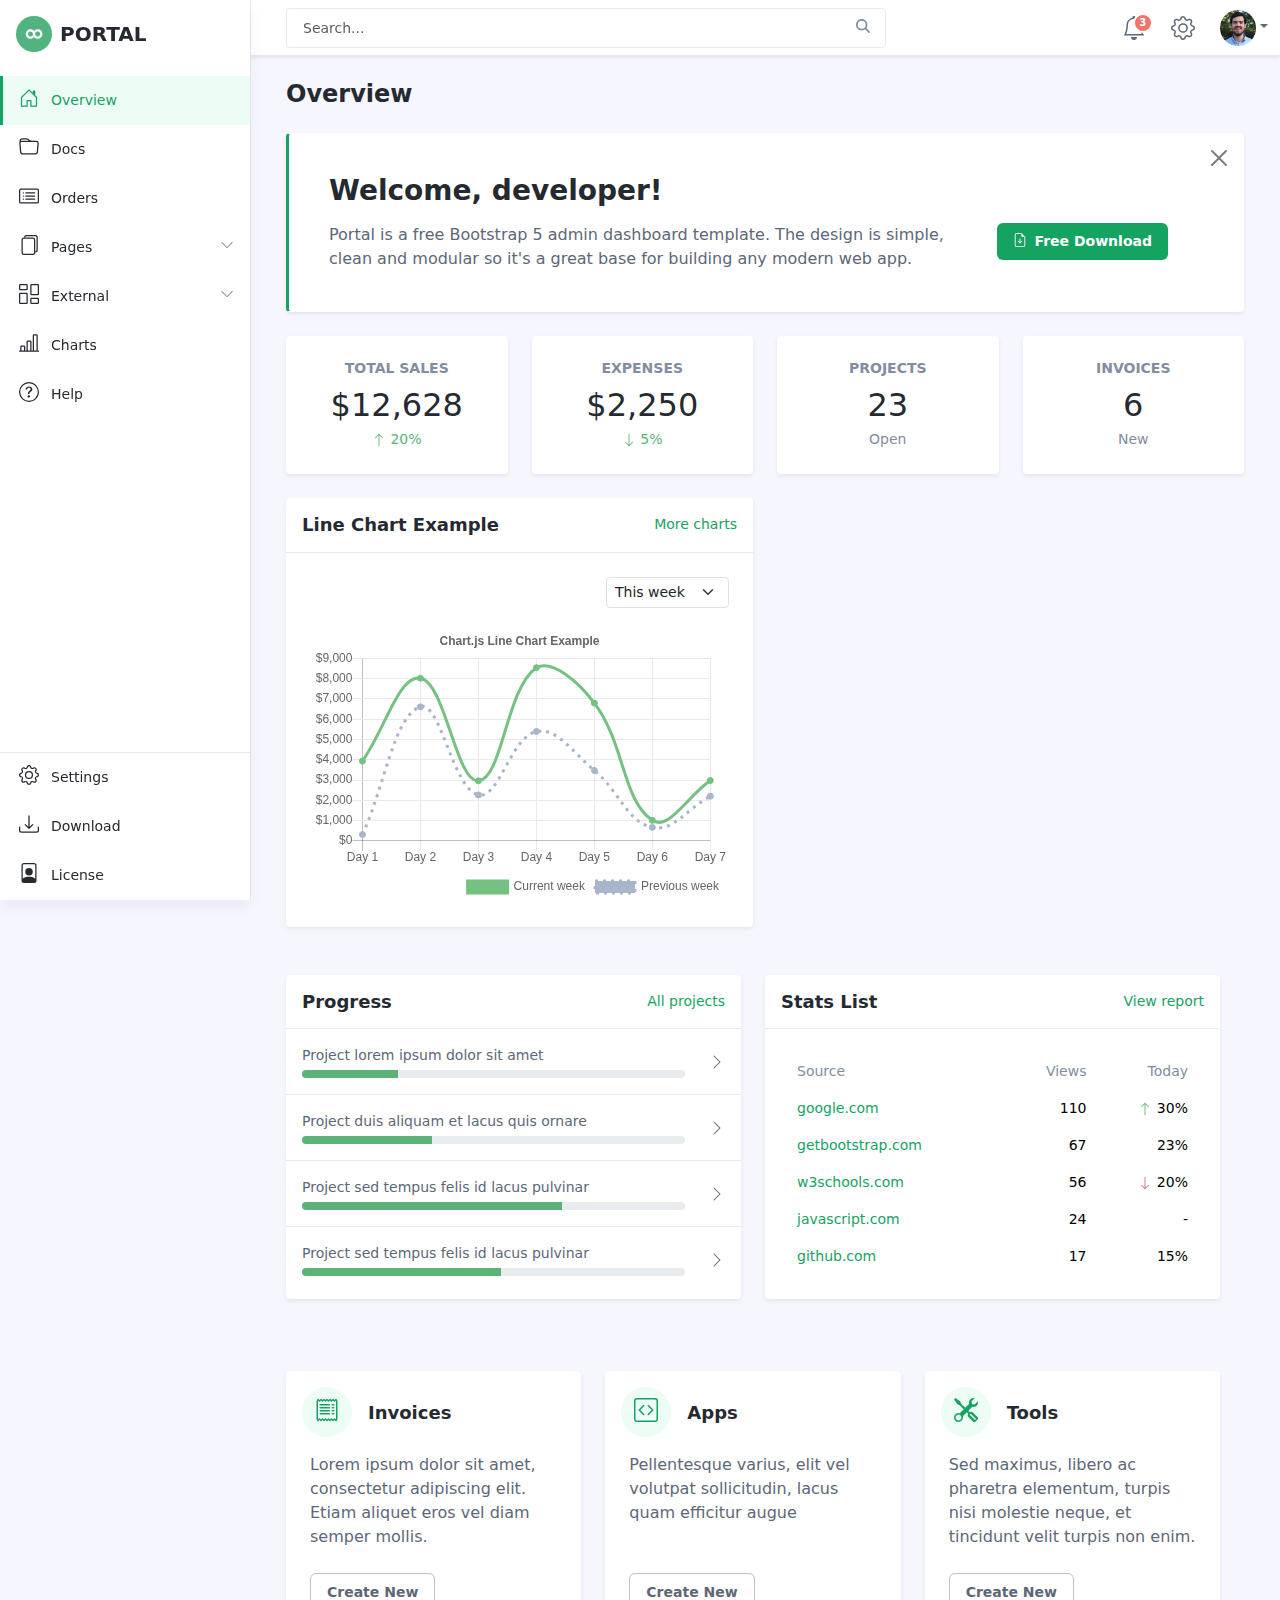
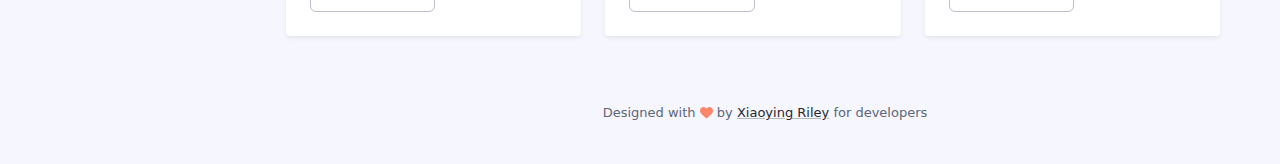
<file: index.html>
<!DOCTYPE html>
<html lang="en"> 
<head>
    <title>Portal - Bootstrap 5 Admin Dashboard Template For Developers</title>
    
    <!-- Meta -->
    <meta charset="utf-8">

    <meta http-equiv="X-UA-Compatible" content="IE=edge">
    <meta name="viewport" content="width=device-width, initial-scale=1.0">
    
    <meta name="description" content="Portal - Bootstrap 5 Admin Dashboard Template For Developers">
    <meta name="author" content="Xiaoying Riley at 3rd Wave Media">    
    <link rel="shortcut icon" href="favicon.ico"> 
    
    <!-- FontAwesome JS-->
    <script defer src="assets/plugins/fontawesome/js/all.min.js"></script>
    
    <!-- App CSS -->  
    <link id="theme-style" rel="stylesheet" href="assets/css/portal.css">

</head> 

<body class="app">   	
    <header class="app-header fixed-top">	   	            
        <div class="app-header-inner">  
	        <div class="container-fluid py-2">
		        <div class="app-header-content"> 
		            <div class="row justify-content-between align-items-center">
			        
				    <div class="col-auto">
					    <a id="sidepanel-toggler" class="sidepanel-toggler d-inline-block d-xl-none" href="#">
						    <svg xmlns="http://www.w3.org/2000/svg" width="30" height="30" viewBox="0 0 30 30" role="img"><title>Menu</title><path stroke="currentColor" stroke-linecap="round" stroke-miterlimit="10" stroke-width="2" d="M4 7h22M4 15h22M4 23h22"></path></svg>
					    </a>
				    </div><!--//col-->
		            <div class="search-mobile-trigger d-sm-none col">
			            <i class="search-mobile-trigger-icon fa-solid fa-magnifying-glass"></i>
			        </div><!--//col-->
		            <div class="app-search-box col">
		                <form class="app-search-form">   
							<input type="text" placeholder="Search..." name="search" class="form-control search-input">
							<button type="submit" class="btn search-btn btn-primary" value="Search"><i class="fa-solid fa-magnifying-glass"></i></button> 
				        </form>
		            </div><!--//app-search-box-->
					
		            
		            <div class="app-utilities col-auto">
			            <div class="app-utility-item app-notifications-dropdown dropdown">    
				            <a class="dropdown-toggle no-toggle-arrow" id="notifications-dropdown-toggle" data-bs-toggle="dropdown" href="#" role="button" aria-expanded="false" title="Notifications">
					            <!--//Bootstrap Icons: https://icons.getbootstrap.com/ -->
					            <svg width="1em" height="1em" viewBox="0 0 16 16" class="bi bi-bell icon" fill="currentColor" xmlns="http://www.w3.org/2000/svg">
  <path d="M8 16a2 2 0 0 0 2-2H6a2 2 0 0 0 2 2z"/>
  <path fill-rule="evenodd" d="M8 1.918l-.797.161A4.002 4.002 0 0 0 4 6c0 .628-.134 2.197-.459 3.742-.16.767-.376 1.566-.663 2.258h10.244c-.287-.692-.502-1.49-.663-2.258C12.134 8.197 12 6.628 12 6a4.002 4.002 0 0 0-3.203-3.92L8 1.917zM14.22 12c.223.447.481.801.78 1H1c.299-.199.557-.553.78-1C2.68 10.2 3 6.88 3 6c0-2.42 1.72-4.44 4.005-4.901a1 1 0 1 1 1.99 0A5.002 5.002 0 0 1 13 6c0 .88.32 4.2 1.22 6z"/>
</svg>
					            <span class="icon-badge">3</span>
					        </a><!--//dropdown-toggle-->
					        
					        <div class="dropdown-menu p-0" aria-labelledby="notifications-dropdown-toggle">
					            <div class="dropdown-menu-header p-3">
						            <h5 class="dropdown-menu-title mb-0">Notifications</h5>
						        </div><!--//dropdown-menu-title-->
						        <div class="dropdown-menu-content">
							       <div class="item p-3">
								        <div class="row gx-2 justify-content-between align-items-center">
									        <div class="col-auto">
										       <img class="profile-image" src="assets/images/profiles/profile-1.png" alt="">
									        </div><!--//col-->
									        <div class="col">
										        <div class="info"> 
											        <div class="desc">Amy shared a file with you. Lorem ipsum dolor sit amet, consectetur adipiscing elit. </div>
											        <div class="meta"> 2 hrs ago</div>
										        </div>
									        </div><!--//col--> 
								        </div><!--//row-->
								        <a class="link-mask" href="notifications.html"></a>
							       </div><!--//item-->
							       <div class="item p-3">
								        <div class="row gx-2 justify-content-between align-items-center">
									        <div class="col-auto">
										        <div class="app-icon-holder">
											        <svg width="1em" height="1em" viewBox="0 0 16 16" class="bi bi-receipt" fill="currentColor" xmlns="http://www.w3.org/2000/svg">
	  <path fill-rule="evenodd" d="M1.92.506a.5.5 0 0 1 .434.14L3 1.293l.646-.647a.5.5 0 0 1 .708 0L5 1.293l.646-.647a.5.5 0 0 1 .708 0L7 1.293l.646-.647a.5.5 0 0 1 .708 0L9 1.293l.646-.647a.5.5 0 0 1 .708 0l.646.647.646-.647a.5.5 0 0 1 .708 0l.646.647.646-.647a.5.5 0 0 1 .801.13l.5 1A.5.5 0 0 1 15 2v12a.5.5 0 0 1-.053.224l-.5 1a.5.5 0 0 1-.8.13L13 14.707l-.646.647a.5.5 0 0 1-.708 0L11 14.707l-.646.647a.5.5 0 0 1-.708 0L9 14.707l-.646.647a.5.5 0 0 1-.708 0L7 14.707l-.646.647a.5.5 0 0 1-.708 0L5 14.707l-.646.647a.5.5 0 0 1-.708 0L3 14.707l-.646.647a.5.5 0 0 1-.801-.13l-.5-1A.5.5 0 0 1 1 14V2a.5.5 0 0 1 .053-.224l.5-1a.5.5 0 0 1 .367-.27zm.217 1.338L2 2.118v11.764l.137.274.51-.51a.5.5 0 0 1 .707 0l.646.647.646-.646a.5.5 0 0 1 .708 0l.646.646.646-.646a.5.5 0 0 1 .708 0l.646.646.646-.646a.5.5 0 0 1 .708 0l.646.646.646-.646a.5.5 0 0 1 .708 0l.646.646.646-.646a.5.5 0 0 1 .708 0l.509.509.137-.274V2.118l-.137-.274-.51.51a.5.5 0 0 1-.707 0L12 1.707l-.646.647a.5.5 0 0 1-.708 0L10 1.707l-.646.647a.5.5 0 0 1-.708 0L8 1.707l-.646.647a.5.5 0 0 1-.708 0L6 1.707l-.646.647a.5.5 0 0 1-.708 0L4 1.707l-.646.647a.5.5 0 0 1-.708 0l-.509-.51z"/>
	  <path fill-rule="evenodd" d="M3 4.5a.5.5 0 0 1 .5-.5h6a.5.5 0 1 1 0 1h-6a.5.5 0 0 1-.5-.5zm0 2a.5.5 0 0 1 .5-.5h6a.5.5 0 1 1 0 1h-6a.5.5 0 0 1-.5-.5zm0 2a.5.5 0 0 1 .5-.5h6a.5.5 0 1 1 0 1h-6a.5.5 0 0 1-.5-.5zm0 2a.5.5 0 0 1 .5-.5h6a.5.5 0 0 1 0 1h-6a.5.5 0 0 1-.5-.5zm8-6a.5.5 0 0 1 .5-.5h1a.5.5 0 0 1 0 1h-1a.5.5 0 0 1-.5-.5zm0 2a.5.5 0 0 1 .5-.5h1a.5.5 0 0 1 0 1h-1a.5.5 0 0 1-.5-.5zm0 2a.5.5 0 0 1 .5-.5h1a.5.5 0 0 1 0 1h-1a.5.5 0 0 1-.5-.5zm0 2a.5.5 0 0 1 .5-.5h1a.5.5 0 0 1 0 1h-1a.5.5 0 0 1-.5-.5z"/>
	</svg>
										        </div>
									        </div><!--//col-->
									        <div class="col">
										        <div class="info"> 
											        <div class="desc">You have a new invoice. Proin venenatis interdum est.</div>
											        <div class="meta"> 1 day ago</div>
										        </div>
									        </div><!--//col-->
								        </div><!--//row-->
								        <a class="link-mask" href="notifications.html"></a>
							       </div><!--//item-->
							       <div class="item p-3">
								        <div class="row gx-2 justify-content-between align-items-center">
									        <div class="col-auto">
										        <div class="app-icon-holder icon-holder-mono">
											        <svg width="1em" height="1em" viewBox="0 0 16 16" class="bi bi-bar-chart-line" fill="currentColor" xmlns="http://www.w3.org/2000/svg">
  <path fill-rule="evenodd" d="M11 2a1 1 0 0 1 1-1h2a1 1 0 0 1 1 1v12h.5a.5.5 0 0 1 0 1H.5a.5.5 0 0 1 0-1H1v-3a1 1 0 0 1 1-1h2a1 1 0 0 1 1 1v3h1V7a1 1 0 0 1 1-1h2a1 1 0 0 1 1 1v7h1V2zm1 12h2V2h-2v12zm-3 0V7H7v7h2zm-5 0v-3H2v3h2z"/>
</svg>
										        </div>
									        </div><!--//col-->
									        <div class="col">
										        <div class="info"> 
											        <div class="desc">Your report is ready. Proin venenatis interdum est.</div>
											        <div class="meta"> 3 days ago</div>
										        </div>
									        </div><!--//col-->
								        </div><!--//row-->
								        <a class="link-mask" href="notifications.html"></a>
							       </div><!--//item-->
							       <div class="item p-3">
								        <div class="row gx-2 justify-content-between align-items-center">
									        <div class="col-auto">
										       <img class="profile-image" src="assets/images/profiles/profile-2.png" alt="">
									        </div><!--//col-->
									        <div class="col">
										        <div class="info"> 
											        <div class="desc">James sent you a new message.</div>
											        <div class="meta"> 7 days ago</div>
										        </div>
									        </div><!--//col--> 
								        </div><!--//row-->
								        <a class="link-mask" href="notifications.html"></a>
							       </div><!--//item-->
						        </div><!--//dropdown-menu-content-->
						        
						        <div class="dropdown-menu-footer p-2 text-center">
							        <a href="notifications.html">View all</a>
						        </div>
															
							</div><!--//dropdown-menu-->					        
				        </div><!--//app-utility-item-->
			            <div class="app-utility-item">
				            <a href="settings.html" title="Settings">
					            <!--//Bootstrap Icons: https://icons.getbootstrap.com/ -->
					            <svg width="1em" height="1em" viewBox="0 0 16 16" class="bi bi-gear icon" fill="currentColor" xmlns="http://www.w3.org/2000/svg">
  <path fill-rule="evenodd" d="M8.837 1.626c-.246-.835-1.428-.835-1.674 0l-.094.319A1.873 1.873 0 0 1 4.377 3.06l-.292-.16c-.764-.415-1.6.42-1.184 1.185l.159.292a1.873 1.873 0 0 1-1.115 2.692l-.319.094c-.835.246-.835 1.428 0 1.674l.319.094a1.873 1.873 0 0 1 1.115 2.693l-.16.291c-.415.764.42 1.6 1.185 1.184l.292-.159a1.873 1.873 0 0 1 2.692 1.116l.094.318c.246.835 1.428.835 1.674 0l.094-.319a1.873 1.873 0 0 1 2.693-1.115l.291.16c.764.415 1.6-.42 1.184-1.185l-.159-.291a1.873 1.873 0 0 1 1.116-2.693l.318-.094c.835-.246.835-1.428 0-1.674l-.319-.094a1.873 1.873 0 0 1-1.115-2.692l.16-.292c.415-.764-.42-1.6-1.185-1.184l-.291.159A1.873 1.873 0 0 1 8.93 1.945l-.094-.319zm-2.633-.283c.527-1.79 3.065-1.79 3.592 0l.094.319a.873.873 0 0 0 1.255.52l.292-.16c1.64-.892 3.434.901 2.54 2.541l-.159.292a.873.873 0 0 0 .52 1.255l.319.094c1.79.527 1.79 3.065 0 3.592l-.319.094a.873.873 0 0 0-.52 1.255l.16.292c.893 1.64-.902 3.434-2.541 2.54l-.292-.159a.873.873 0 0 0-1.255.52l-.094.319c-.527 1.79-3.065 1.79-3.592 0l-.094-.319a.873.873 0 0 0-1.255-.52l-.292.16c-1.64.893-3.433-.902-2.54-2.541l.159-.292a.873.873 0 0 0-.52-1.255l-.319-.094c-1.79-.527-1.79-3.065 0-3.592l.319-.094a.873.873 0 0 0 .52-1.255l-.16-.292c-.892-1.64.902-3.433 2.541-2.54l.292.159a.873.873 0 0 0 1.255-.52l.094-.319z"/>
  <path fill-rule="evenodd" d="M8 5.754a2.246 2.246 0 1 0 0 4.492 2.246 2.246 0 0 0 0-4.492zM4.754 8a3.246 3.246 0 1 1 6.492 0 3.246 3.246 0 0 1-6.492 0z"/>
</svg>
					        </a>
					    </div><!--//app-utility-item-->
			            
			            <div class="app-utility-item app-user-dropdown dropdown">
				            <a class="dropdown-toggle" id="user-dropdown-toggle" data-bs-toggle="dropdown" href="#" role="button" aria-expanded="false"><img src="assets/images/user.png" alt="user profile"></a>
				            <ul class="dropdown-menu" aria-labelledby="user-dropdown-toggle">
								<li><a class="dropdown-item" href="account.html">Account</a></li>
								<li><a class="dropdown-item" href="settings.html">Settings</a></li>
								<li><hr class="dropdown-divider"></li>
								<li><a class="dropdown-item" href="login.html">Log Out</a></li>
							</ul>
			            </div><!--//app-user-dropdown--> 
		            </div><!--//app-utilities-->
		        </div><!--//row-->
	            </div><!--//app-header-content-->
	        </div><!--//container-fluid-->
        </div><!--//app-header-inner-->
        <div id="app-sidepanel" class="app-sidepanel"> 
	        <div id="sidepanel-drop" class="sidepanel-drop"></div>
	        <div class="sidepanel-inner d-flex flex-column">
		        <a href="#" id="sidepanel-close" class="sidepanel-close d-xl-none">&times;</a>
		        <div class="app-branding">
		            <a class="app-logo" href="index.html"><img class="logo-icon me-2" src="assets/images/app-logo.svg" alt="logo"><span class="logo-text">PORTAL</span></a>
	
		        </div><!--//app-branding-->  
		        
			    <nav id="app-nav-main" class="app-nav app-nav-main flex-grow-1">
				    <ul class="app-menu list-unstyled accordion" id="menu-accordion">
					    <li class="nav-item">
					        <!--//Bootstrap Icons: https://icons.getbootstrap.com/ -->
					        <a class="nav-link active" href="index.html">
						        <span class="nav-icon">
						        <svg width="1em" height="1em" viewBox="0 0 16 16" class="bi bi-house-door" fill="currentColor" xmlns="http://www.w3.org/2000/svg">
		  <path fill-rule="evenodd" d="M7.646 1.146a.5.5 0 0 1 .708 0l6 6a.5.5 0 0 1 .146.354v7a.5.5 0 0 1-.5.5H9.5a.5.5 0 0 1-.5-.5v-4H7v4a.5.5 0 0 1-.5.5H2a.5.5 0 0 1-.5-.5v-7a.5.5 0 0 1 .146-.354l6-6zM2.5 7.707V14H6v-4a.5.5 0 0 1 .5-.5h3a.5.5 0 0 1 .5.5v4h3.5V7.707L8 2.207l-5.5 5.5z"/>
		  <path fill-rule="evenodd" d="M13 2.5V6l-2-2V2.5a.5.5 0 0 1 .5-.5h1a.5.5 0 0 1 .5.5z"/>
		</svg>
						         </span>
		                         <span class="nav-link-text">Overview</span>
					        </a><!--//nav-link-->
					    </li><!--//nav-item-->
					    <li class="nav-item">
					        <!--//Bootstrap Icons: https://icons.getbootstrap.com/ -->
					        <a class="nav-link" href="docs.html">
						        <span class="nav-icon">
						        <svg width="1em" height="1em" viewBox="0 0 16 16" class="bi bi-folder" fill="currentColor" xmlns="http://www.w3.org/2000/svg">
  <path d="M9.828 4a3 3 0 0 1-2.12-.879l-.83-.828A1 1 0 0 0 6.173 2H2.5a1 1 0 0 0-1 .981L1.546 4h-1L.5 3a2 2 0 0 1 2-2h3.672a2 2 0 0 1 1.414.586l.828.828A2 2 0 0 0 9.828 3v1z"/>
  <path fill-rule="evenodd" d="M13.81 4H2.19a1 1 0 0 0-.996 1.09l.637 7a1 1 0 0 0 .995.91h10.348a1 1 0 0 0 .995-.91l.637-7A1 1 0 0 0 13.81 4zM2.19 3A2 2 0 0 0 .198 5.181l.637 7A2 2 0 0 0 2.826 14h10.348a2 2 0 0 0 1.991-1.819l.637-7A2 2 0 0 0 13.81 3H2.19z"/>
</svg>
						         </span>
		                         <span class="nav-link-text">Docs</span>
					        </a><!--//nav-link-->
					    </li><!--//nav-item-->
					    <li class="nav-item">
					        <!--//Bootstrap Icons: https://icons.getbootstrap.com/ -->
					        <a class="nav-link" href="orders2.php">
						        <span class="nav-icon">
						        <svg width="1em" height="1em" viewBox="0 0 16 16" class="bi bi-card-list" fill="currentColor" xmlns="http://www.w3.org/2000/svg">
  <path fill-rule="evenodd" d="M14.5 3h-13a.5.5 0 0 0-.5.5v9a.5.5 0 0 0 .5.5h13a.5.5 0 0 0 .5-.5v-9a.5.5 0 0 0-.5-.5zm-13-1A1.5 1.5 0 0 0 0 3.5v9A1.5 1.5 0 0 0 1.5 14h13a1.5 1.5 0 0 0 1.5-1.5v-9A1.5 1.5 0 0 0 14.5 2h-13z"/>
  <path fill-rule="evenodd" d="M5 8a.5.5 0 0 1 .5-.5h7a.5.5 0 0 1 0 1h-7A.5.5 0 0 1 5 8zm0-2.5a.5.5 0 0 1 .5-.5h7a.5.5 0 0 1 0 1h-7a.5.5 0 0 1-.5-.5zm0 5a.5.5 0 0 1 .5-.5h7a.5.5 0 0 1 0 1h-7a.5.5 0 0 1-.5-.5z"/>
  <circle cx="3.5" cy="5.5" r=".5"/>
  <circle cx="3.5" cy="8" r=".5"/>
  <circle cx="3.5" cy="10.5" r=".5"/>
</svg>
						         </span>
		                         <span class="nav-link-text">Orders</span>
					        </a><!--//nav-link-->
					    </li><!--//nav-item-->
					    <li class="nav-item has-submenu">
					        <!--//Bootstrap Icons: https://icons.getbootstrap.com/ -->
					        <a class="nav-link submenu-toggle" href="#" data-bs-toggle="collapse" data-bs-target="#submenu-1" aria-expanded="false" aria-controls="submenu-1">
						        <span class="nav-icon">
						        <!--//Bootstrap Icons: https://icons.getbootstrap.com/ -->
						        <svg width="1em" height="1em" viewBox="0 0 16 16" class="bi bi-files" fill="currentColor" xmlns="http://www.w3.org/2000/svg">
	  <path fill-rule="evenodd" d="M4 2h7a2 2 0 0 1 2 2v10a2 2 0 0 1-2 2H4a2 2 0 0 1-2-2V4a2 2 0 0 1 2-2zm0 1a1 1 0 0 0-1 1v10a1 1 0 0 0 1 1h7a1 1 0 0 0 1-1V4a1 1 0 0 0-1-1H4z"/>
	  <path d="M6 0h7a2 2 0 0 1 2 2v10a2 2 0 0 1-2 2v-1a1 1 0 0 0 1-1V2a1 1 0 0 0-1-1H6a1 1 0 0 0-1 1H4a2 2 0 0 1 2-2z"/>
	</svg>
						         </span>
		                         <span class="nav-link-text">Pages</span>
		                         <span class="submenu-arrow">
		                             <svg width="1em" height="1em" viewBox="0 0 16 16" class="bi bi-chevron-down" fill="currentColor" xmlns="http://www.w3.org/2000/svg">
	  <path fill-rule="evenodd" d="M1.646 4.646a.5.5 0 0 1 .708 0L8 10.293l5.646-5.647a.5.5 0 0 1 .708.708l-6 6a.5.5 0 0 1-.708 0l-6-6a.5.5 0 0 1 0-.708z"/>
	</svg>
	                             </span><!--//submenu-arrow-->
					        </a><!--//nav-link-->
					        <div id="submenu-1" class="collapse submenu submenu-1" data-bs-parent="#menu-accordion">
						        <ul class="submenu-list list-unstyled">
							        <li class="submenu-item"><a class="submenu-link" href="notifications.html">Notifications</a></li>
							        <li class="submenu-item"><a class="submenu-link" href="account.html">Account</a></li>
							        <li class="submenu-item"><a class="submenu-link" href="settings.html">Settings</a></li>
						        </ul>
					        </div>
					    </li><!--//nav-item-->
					    <li class="nav-item has-submenu">
					        <!--//Bootstrap Icons: https://icons.getbootstrap.com/ -->
					        <a class="nav-link submenu-toggle" href="#" data-bs-toggle="collapse" data-bs-target="#submenu-2" aria-expanded="false" aria-controls="submenu-2">
						        <span class="nav-icon">
						        <!--//Bootstrap Icons: https://icons.getbootstrap.com/ -->
						        <svg width="1em" height="1em" viewBox="0 0 16 16" class="bi bi-columns-gap" fill="currentColor" xmlns="http://www.w3.org/2000/svg">
	  <path fill-rule="evenodd" d="M6 1H1v3h5V1zM1 0a1 1 0 0 0-1 1v3a1 1 0 0 0 1 1h5a1 1 0 0 0 1-1V1a1 1 0 0 0-1-1H1zm14 12h-5v3h5v-3zm-5-1a1 1 0 0 0-1 1v3a1 1 0 0 0 1 1h5a1 1 0 0 0 1-1v-3a1 1 0 0 0-1-1h-5zM6 8H1v7h5V8zM1 7a1 1 0 0 0-1 1v7a1 1 0 0 0 1 1h5a1 1 0 0 0 1-1V8a1 1 0 0 0-1-1H1zm14-6h-5v7h5V1zm-5-1a1 1 0 0 0-1 1v7a1 1 0 0 0 1 1h5a1 1 0 0 0 1-1V1a1 1 0 0 0-1-1h-5z"/>
	</svg>
						         </span>
		                         <span class="nav-link-text">External</span>
		                         <span class="submenu-arrow">
		                             <svg width="1em" height="1em" viewBox="0 0 16 16" class="bi bi-chevron-down" fill="currentColor" xmlns="http://www.w3.org/2000/svg">
	  <path fill-rule="evenodd" d="M1.646 4.646a.5.5 0 0 1 .708 0L8 10.293l5.646-5.647a.5.5 0 0 1 .708.708l-6 6a.5.5 0 0 1-.708 0l-6-6a.5.5 0 0 1 0-.708z"/>
	</svg>
	                             </span><!--//submenu-arrow-->
					        </a><!--//nav-link-->
					        <div id="submenu-2" class="collapse submenu submenu-2" data-bs-parent="#menu-accordion">
						        <ul class="submenu-list list-unstyled">
							        <li class="submenu-item"><a class="submenu-link" href="login.html">Login</a></li>
							        <li class="submenu-item"><a class="submenu-link" href="signup.html">Signup</a></li>
							        <li class="submenu-item"><a class="submenu-link" href="reset-password.html">Reset password</a></li>
							        <li class="submenu-item"><a class="submenu-link" href="404.html">404 page</a></li>
						        </ul>
					        </div>
					    </li><!--//nav-item-->

					   
					    <li class="nav-item">
					        <!--//Bootstrap Icons: https://icons.getbootstrap.com/ -->
					        <a class="nav-link" href="charts.html">
						        <span class="nav-icon">
						        <svg width="1em" height="1em" viewBox="0 0 16 16" class="bi bi-bar-chart-line" fill="currentColor" xmlns="http://www.w3.org/2000/svg">
	  <path fill-rule="evenodd" d="M11 2a1 1 0 0 1 1-1h2a1 1 0 0 1 1 1v12h.5a.5.5 0 0 1 0 1H.5a.5.5 0 0 1 0-1H1v-3a1 1 0 0 1 1-1h2a1 1 0 0 1 1 1v3h1V7a1 1 0 0 1 1-1h2a1 1 0 0 1 1 1v7h1V2zm1 12h2V2h-2v12zm-3 0V7H7v7h2zm-5 0v-3H2v3h2z"/>
	</svg>
						         </span>
		                         <span class="nav-link-text">Charts</span>
					        </a><!--//nav-link-->
					    </li><!--//nav-item-->
					    
					    <li class="nav-item">
					        <!--//Bootstrap Icons: https://icons.getbootstrap.com/ -->
					        <a class="nav-link" href="help.html">
						        <span class="nav-icon">
						        <svg width="1em" height="1em" viewBox="0 0 16 16" class="bi bi-question-circle" fill="currentColor" xmlns="http://www.w3.org/2000/svg">
  <path fill-rule="evenodd" d="M8 15A7 7 0 1 0 8 1a7 7 0 0 0 0 14zm0 1A8 8 0 1 0 8 0a8 8 0 0 0 0 16z"/>
  <path d="M5.255 5.786a.237.237 0 0 0 .241.247h.825c.138 0 .248-.113.266-.25.09-.656.54-1.134 1.342-1.134.686 0 1.314.343 1.314 1.168 0 .635-.374.927-.965 1.371-.673.489-1.206 1.06-1.168 1.987l.003.217a.25.25 0 0 0 .25.246h.811a.25.25 0 0 0 .25-.25v-.105c0-.718.273-.927 1.01-1.486.609-.463 1.244-.977 1.244-2.056 0-1.511-1.276-2.241-2.673-2.241-1.267 0-2.655.59-2.75 2.286zm1.557 5.763c0 .533.425.927 1.01.927.609 0 1.028-.394 1.028-.927 0-.552-.42-.94-1.029-.94-.584 0-1.009.388-1.009.94z"/>
</svg>
						         </span>
		                         <span class="nav-link-text">Help</span>
					        </a><!--//nav-link-->
					    </li><!--//nav-item-->					    
				    </ul><!--//app-menu-->
			    </nav><!--//app-nav-->
			    <div class="app-sidepanel-footer">
				    <nav class="app-nav app-nav-footer">
					    <ul class="app-menu footer-menu list-unstyled">
						    <li class="nav-item">
						        <!--//Bootstrap Icons: https://icons.getbootstrap.com/ -->
						        <a class="nav-link" href="settings.html">
							        <span class="nav-icon">
							            <svg width="1em" height="1em" viewBox="0 0 16 16" class="bi bi-gear" fill="currentColor" xmlns="http://www.w3.org/2000/svg">
	  <path fill-rule="evenodd" d="M8.837 1.626c-.246-.835-1.428-.835-1.674 0l-.094.319A1.873 1.873 0 0 1 4.377 3.06l-.292-.16c-.764-.415-1.6.42-1.184 1.185l.159.292a1.873 1.873 0 0 1-1.115 2.692l-.319.094c-.835.246-.835 1.428 0 1.674l.319.094a1.873 1.873 0 0 1 1.115 2.693l-.16.291c-.415.764.42 1.6 1.185 1.184l.292-.159a1.873 1.873 0 0 1 2.692 1.116l.094.318c.246.835 1.428.835 1.674 0l.094-.319a1.873 1.873 0 0 1 2.693-1.115l.291.16c.764.415 1.6-.42 1.184-1.185l-.159-.291a1.873 1.873 0 0 1 1.116-2.693l.318-.094c.835-.246.835-1.428 0-1.674l-.319-.094a1.873 1.873 0 0 1-1.115-2.692l.16-.292c.415-.764-.42-1.6-1.185-1.184l-.291.159A1.873 1.873 0 0 1 8.93 1.945l-.094-.319zm-2.633-.283c.527-1.79 3.065-1.79 3.592 0l.094.319a.873.873 0 0 0 1.255.52l.292-.16c1.64-.892 3.434.901 2.54 2.541l-.159.292a.873.873 0 0 0 .52 1.255l.319.094c1.79.527 1.79 3.065 0 3.592l-.319.094a.873.873 0 0 0-.52 1.255l.16.292c.893 1.64-.902 3.434-2.541 2.54l-.292-.159a.873.873 0 0 0-1.255.52l-.094.319c-.527 1.79-3.065 1.79-3.592 0l-.094-.319a.873.873 0 0 0-1.255-.52l-.292.16c-1.64.893-3.433-.902-2.54-2.541l.159-.292a.873.873 0 0 0-.52-1.255l-.319-.094c-1.79-.527-1.79-3.065 0-3.592l.319-.094a.873.873 0 0 0 .52-1.255l-.16-.292c-.892-1.64.902-3.433 2.541-2.54l.292.159a.873.873 0 0 0 1.255-.52l.094-.319z"/>
	  <path fill-rule="evenodd" d="M8 5.754a2.246 2.246 0 1 0 0 4.492 2.246 2.246 0 0 0 0-4.492zM4.754 8a3.246 3.246 0 1 1 6.492 0 3.246 3.246 0 0 1-6.492 0z"/>
	</svg>
							        </span>
			                        <span class="nav-link-text">Settings</span>
						        </a><!--//nav-link-->
						    </li><!--//nav-item-->
						    <li class="nav-item">
						        <!--//Bootstrap Icons: https://icons.getbootstrap.com/ -->
						        <a class="nav-link" href="https://themes.3rdwavemedia.com/bootstrap-templates/admin-dashboard/portal-free-bootstrap-admin-dashboard-template-for-developers/">
							        <span class="nav-icon">
							            <svg width="1em" height="1em" viewBox="0 0 16 16" class="bi bi-download" fill="currentColor" xmlns="http://www.w3.org/2000/svg">
	  <path fill-rule="evenodd" d="M.5 9.9a.5.5 0 0 1 .5.5v2.5a1 1 0 0 0 1 1h12a1 1 0 0 0 1-1v-2.5a.5.5 0 0 1 1 0v2.5a2 2 0 0 1-2 2H2a2 2 0 0 1-2-2v-2.5a.5.5 0 0 1 .5-.5z"/>
	  <path fill-rule="evenodd" d="M7.646 11.854a.5.5 0 0 0 .708 0l3-3a.5.5 0 0 0-.708-.708L8.5 10.293V1.5a.5.5 0 0 0-1 0v8.793L5.354 8.146a.5.5 0 1 0-.708.708l3 3z"/>
	</svg>
							        </span>
			                        <span class="nav-link-text">Download</span>
						        </a><!--//nav-link-->
						    </li><!--//nav-item-->
						    <li class="nav-item">
						        <!--//Bootstrap Icons: https://icons.getbootstrap.com/ -->
						        <a class="nav-link" href="https://themes.3rdwavemedia.com/bootstrap-templates/admin-dashboard/portal-free-bootstrap-admin-dashboard-template-for-developers/">
							        <span class="nav-icon">
							            <svg width="1em" height="1em" viewBox="0 0 16 16" class="bi bi-file-person" fill="currentColor" xmlns="http://www.w3.org/2000/svg">
	  <path fill-rule="evenodd" d="M12 1H4a1 1 0 0 0-1 1v10.755S4 11 8 11s5 1.755 5 1.755V2a1 1 0 0 0-1-1zM4 0a2 2 0 0 0-2 2v12a2 2 0 0 0 2 2h8a2 2 0 0 0 2-2V2a2 2 0 0 0-2-2H4z"/>
	  <path fill-rule="evenodd" d="M8 10a3 3 0 1 0 0-6 3 3 0 0 0 0 6z"/>
	</svg>
							        </span>
			                        <span class="nav-link-text">License</span>
						        </a><!--//nav-link-->
						    </li><!--//nav-item-->
					    </ul><!--//footer-menu-->
				    </nav>
			    </div><!--//app-sidepanel-footer-->
		       
	        </div><!--//sidepanel-inner-->
	    </div><!--//app-sidepanel-->
    </header><!--//app-header-->
    
    <div class="app-wrapper">
	    
	    <div class="app-content pt-3 p-md-3 p-lg-4">
		    <div class="container-xl">
			    
			    <h1 class="app-page-title">Overview</h1>
			    
			    <div class="app-card alert alert-dismissible shadow-sm mb-4 border-left-decoration" role="alert">
				    <div class="inner">
					    <div class="app-card-body p-3 p-lg-4">
						    <h3 class="mb-3">Welcome, developer!</h3>
						    <div class="row gx-5 gy-3">
						        <div class="col-12 col-lg-9">
							        
							        <div>Portal is a free Bootstrap 5 admin dashboard template. The design is simple, clean and modular so it's a great base for building any modern web app.</div>
							    </div><!--//col-->
							    <div class="col-12 col-lg-3">
								    <a class="btn app-btn-primary" href="https://themes.3rdwavemedia.com/bootstrap-templates/admin-dashboard/portal-free-bootstrap-admin-dashboard-template-for-developers/"><svg width="1em" height="1em" viewBox="0 0 16 16" class="bi bi-file-earmark-arrow-down me-2" fill="currentColor" xmlns="http://www.w3.org/2000/svg">
  <path d="M4 0h5.5v1H4a1 1 0 0 0-1 1v12a1 1 0 0 0 1 1h8a1 1 0 0 0 1-1V4.5h1V14a2 2 0 0 1-2 2H4a2 2 0 0 1-2-2V2a2 2 0 0 1 2-2z"/>
  <path d="M9.5 3V0L14 4.5h-3A1.5 1.5 0 0 1 9.5 3z"/>
  <path fill-rule="evenodd" d="M8 6a.5.5 0 0 1 .5.5v3.793l1.146-1.147a.5.5 0 0 1 .708.708l-2 2a.5.5 0 0 1-.708 0l-2-2a.5.5 0 1 1 .708-.708L7.5 10.293V6.5A.5.5 0 0 1 8 6z"/>
</svg>Free Download</a>
							    </div><!--//col-->
						    </div><!--//row-->
						    <button type="button" class="btn-close" data-bs-dismiss="alert" aria-label="Close"></button>
					    </div><!--//app-card-body-->
					    
				    </div><!--//inner-->
			    </div><!--//app-card-->
				    
			    <div class="row g-4 mb-4">
				    <div class="col-6 col-lg-3">
					    <div class="app-card app-card-stat shadow-sm h-100">
						    <div class="app-card-body p-3 p-lg-4">
							    <h4 class="stats-type mb-1">Total Sales</h4>
							    <div class="stats-figure">$12,628</div>
							    <div class="stats-meta text-success">
								    <svg width="1em" height="1em" viewBox="0 0 16 16" class="bi bi-arrow-up" fill="currentColor" xmlns="http://www.w3.org/2000/svg">
  <path fill-rule="evenodd" d="M8 15a.5.5 0 0 0 .5-.5V2.707l3.146 3.147a.5.5 0 0 0 .708-.708l-4-4a.5.5 0 0 0-.708 0l-4 4a.5.5 0 1 0 .708.708L7.5 2.707V14.5a.5.5 0 0 0 .5.5z"/>
</svg> 20%</div>
						    </div><!--//app-card-body-->
						    <a class="app-card-link-mask" href="#"></a>
					    </div><!--//app-card-->
				    </div><!--//col-->
				    
				    <div class="col-6 col-lg-3">
					    <div class="app-card app-card-stat shadow-sm h-100">
						    <div class="app-card-body p-3 p-lg-4">
							    <h4 class="stats-type mb-1">Expenses</h4>
							    <div class="stats-figure">$2,250</div>
							    <div class="stats-meta text-success">
								    <svg width="1em" height="1em" viewBox="0 0 16 16" class="bi bi-arrow-down" fill="currentColor" xmlns="http://www.w3.org/2000/svg">
  <path fill-rule="evenodd" d="M8 1a.5.5 0 0 1 .5.5v11.793l3.146-3.147a.5.5 0 0 1 .708.708l-4 4a.5.5 0 0 1-.708 0l-4-4a.5.5 0 0 1 .708-.708L7.5 13.293V1.5A.5.5 0 0 1 8 1z"/>
</svg> 5% </div>
						    </div><!--//app-card-body-->
						    <a class="app-card-link-mask" href="#"></a>
					    </div><!--//app-card-->
				    </div><!--//col-->
				    <div class="col-6 col-lg-3">
					    <div class="app-card app-card-stat shadow-sm h-100">
						    <div class="app-card-body p-3 p-lg-4">
							    <h4 class="stats-type mb-1">Projects</h4>
							    <div class="stats-figure">23</div>
							    <div class="stats-meta">
								    Open</div>
						    </div><!--//app-card-body-->
						    <a class="app-card-link-mask" href="#"></a>
					    </div><!--//app-card-->
				    </div><!--//col-->
				    <div class="col-6 col-lg-3">
					    <div class="app-card app-card-stat shadow-sm h-100">
						    <div class="app-card-body p-3 p-lg-4">
							    <h4 class="stats-type mb-1">Invoices</h4>
							    <div class="stats-figure">6</div>
							    <div class="stats-meta">New</div>
						    </div><!--//app-card-body-->
						    <a class="app-card-link-mask" href="#"></a>
					    </div><!--//app-card-->
				    </div><!--//col-->
			    </div><!--//row-->
			    <div class="row g-4 mb-4">
			        <div class="col-12 col-lg-6">
				        <div class="app-card app-card-chart h-100 shadow-sm">
					        <div class="app-card-header p-3">
						        <div class="row justify-content-between align-items-center">
							        <div class="col-auto">
						                <h4 class="app-card-title">Line Chart Example</h4>
							        </div><!--//col-->
							        <div class="col-auto">
								        <div class="card-header-action">
									        <a href="charts.html">More charts</a>
								        </div><!--//card-header-actions-->
							        </div><!--//col-->
						        </div><!--//row-->
					        </div><!--//app-card-header-->
					        <div class="app-card-body p-3 p-lg-4">
							    <div class="mb-3 d-flex">   
							        <select class="form-select form-select-sm ms-auto d-inline-flex w-auto">
									    <option value="1" selected>This week</option>
									    <option value="2">Today</option>
									    <option value="3">This Month</option>
									    <option value="3">This Year</option>
									</select>
							    </div>
						        <div class="chart-container">
				                    <canvas id="canvas-linechart" ></canvas>
						        </div>
					        </div><!--//app-card-body-->
				        </div><!--//app-card-->
			        </div><!--//col-->
			       
			   
			    <div class="row g-4 mb-4">
				    <div class="col-12 col-lg-6">
				        <div class="app-card app-card-progress-list h-100 shadow-sm">
					        <div class="app-card-header p-3">
						        <div class="row justify-content-between align-items-center">
							        <div class="col-auto">
						                <h4 class="app-card-title">Progress</h4>
							        </div><!--//col-->
							        <div class="col-auto">
								        <div class="card-header-action">
									        <a href="#">All projects</a>
								        </div><!--//card-header-actions-->
							        </div><!--//col-->
						        </div><!--//row-->
					        </div><!--//app-card-header-->
					        <div class="app-card-body">
							    <div class="item p-3">
								    <div class="row align-items-center">
									    <div class="col">
										    <div class="title mb-1 ">Project lorem ipsum dolor sit amet</div>
										    <div class="progress">
  <div class="progress-bar bg-success" role="progressbar" style="width: 25%;" aria-valuenow="25" aria-valuemin="0" aria-valuemax="100"></div>
</div>
									    </div><!--//col-->
									    <div class="col-auto">
										    <svg width="1em" height="1em" viewBox="0 0 16 16" class="bi bi-chevron-right" fill="currentColor" xmlns="http://www.w3.org/2000/svg">
  <path fill-rule="evenodd" d="M4.646 1.646a.5.5 0 0 1 .708 0l6 6a.5.5 0 0 1 0 .708l-6 6a.5.5 0 0 1-.708-.708L10.293 8 4.646 2.354a.5.5 0 0 1 0-.708z"/>
</svg>
									    </div><!--//col-->
								    </div><!--//row-->
								    <a class="item-link-mask" href="#"></a>
							    </div><!--//item-->
							    
							    
							     <div class="item p-3">
								    <div class="row align-items-center">
									    <div class="col">
										    <div class="title mb-1 ">Project duis aliquam et lacus quis ornare</div>
										    <div class="progress">
  <div class="progress-bar bg-success" role="progressbar" style="width: 34%;" aria-valuenow="34" aria-valuemin="0" aria-valuemax="100"></div>
</div>
									    </div><!--//col-->
									    <div class="col-auto">
										    <svg width="1em" height="1em" viewBox="0 0 16 16" class="bi bi-chevron-right" fill="currentColor" xmlns="http://www.w3.org/2000/svg">
  <path fill-rule="evenodd" d="M4.646 1.646a.5.5 0 0 1 .708 0l6 6a.5.5 0 0 1 0 .708l-6 6a.5.5 0 0 1-.708-.708L10.293 8 4.646 2.354a.5.5 0 0 1 0-.708z"/>
</svg>
									    </div><!--//col-->
								    </div><!--//row-->
								    <a class="item-link-mask" href="#"></a>
							    </div><!--//item-->
							    
							    <div class="item p-3">
								    <div class="row align-items-center">
									    <div class="col">
										    <div class="title mb-1 ">Project sed tempus felis id lacus pulvinar</div>
										    <div class="progress">
  <div class="progress-bar bg-success" role="progressbar" style="width: 68%;" aria-valuenow="68" aria-valuemin="0" aria-valuemax="100"></div>
</div>
									    </div><!--//col-->
									    <div class="col-auto">
										    <svg width="1em" height="1em" viewBox="0 0 16 16" class="bi bi-chevron-right" fill="currentColor" xmlns="http://www.w3.org/2000/svg">
  <path fill-rule="evenodd" d="M4.646 1.646a.5.5 0 0 1 .708 0l6 6a.5.5 0 0 1 0 .708l-6 6a.5.5 0 0 1-.708-.708L10.293 8 4.646 2.354a.5.5 0 0 1 0-.708z"/>
</svg>
									    </div><!--//col-->
								    </div><!--//row-->
								    <a class="item-link-mask" href="#"></a>
							    </div><!--//item-->
							    
							    <div class="item p-3">
								    <div class="row align-items-center">
									    <div class="col">
										    <div class="title mb-1 ">Project sed tempus felis id lacus pulvinar</div>
										    <div class="progress">
  <div class="progress-bar bg-success" role="progressbar" style="width: 52%;" aria-valuenow="52" aria-valuemin="0" aria-valuemax="100"></div>
</div>
									    </div><!--//col-->
									    <div class="col-auto">
										    <svg width="1em" height="1em" viewBox="0 0 16 16" class="bi bi-chevron-right" fill="currentColor" xmlns="http://www.w3.org/2000/svg">
  <path fill-rule="evenodd" d="M4.646 1.646a.5.5 0 0 1 .708 0l6 6a.5.5 0 0 1 0 .708l-6 6a.5.5 0 0 1-.708-.708L10.293 8 4.646 2.354a.5.5 0 0 1 0-.708z"/>
</svg>
									    </div><!--//col-->
								    </div><!--//row-->
								    <a class="item-link-mask" href="#"></a>
							    </div><!--//item-->
		
					        </div><!--//app-card-body-->
				        </div><!--//app-card-->
			        </div><!--//col-->
			        <div class="col-12 col-lg-6">
				        <div class="app-card app-card-stats-table h-100 shadow-sm">
					        <div class="app-card-header p-3">
						        <div class="row justify-content-between align-items-center">
							        <div class="col-auto">
						                <h4 class="app-card-title">Stats List</h4>
							        </div><!--//col-->
							        <div class="col-auto">
								        <div class="card-header-action">
									        <a href="#">View report</a>
								        </div><!--//card-header-actions-->
							        </div><!--//col-->
						        </div><!--//row-->
					        </div><!--//app-card-header-->
					        <div class="app-card-body p-3 p-lg-4">
						        <div class="table-responsive">
							        <table class="table table-borderless mb-0">
										<thead>
											<tr>
												<th class="meta">Source</th>
												<th class="meta stat-cell">Views</th>
												<th class="meta stat-cell">Today</th>
											</tr>
										</thead>
										<tbody>
											<tr>
												<td><a href="#">google.com</a></td>
												<td class="stat-cell">110</td>
												<td class="stat-cell">
													<svg width="1em" height="1em" viewBox="0 0 16 16" class="bi bi-arrow-up text-success" fill="currentColor" xmlns="http://www.w3.org/2000/svg">
									  <path fill-rule="evenodd" d="M8 15a.5.5 0 0 0 .5-.5V2.707l3.146 3.147a.5.5 0 0 0 .708-.708l-4-4a.5.5 0 0 0-.708 0l-4 4a.5.5 0 1 0 .708.708L7.5 2.707V14.5a.5.5 0 0 0 .5.5z"/>
									</svg> 
									                30%
									            </td>
											</tr>
											<tr>
												<td><a href="#">getbootstrap.com</a></td>
												<td class="stat-cell">67</td>
												<td class="stat-cell">23%</td>
											</tr>
											<tr>
												<td><a href="#">w3schools.com</a></td>
												<td class="stat-cell">56</td>
												<td class="stat-cell">
													<svg width="1em" height="1em" viewBox="0 0 16 16" class="bi bi-arrow-down text-danger" fill="currentColor" xmlns="http://www.w3.org/2000/svg">
									  <path fill-rule="evenodd" d="M8 1a.5.5 0 0 1 .5.5v11.793l3.146-3.147a.5.5 0 0 1 .708.708l-4 4a.5.5 0 0 1-.708 0l-4-4a.5.5 0 0 1 .708-.708L7.5 13.293V1.5A.5.5 0 0 1 8 1z"/>
									</svg>
												    20%
											    </td>
											</tr>
											<tr>
												<td><a href="#">javascript.com </a></td>
												<td class="stat-cell">24</td>
												<td class="stat-cell">-</td>
											</tr>
											<tr>
												<td><a href="#">github.com </a></td>
												<td class="stat-cell">17</td>
												<td class="stat-cell">15%</td>
											</tr>
										</tbody>
									</table>
						        </div><!--//table-responsive-->
					        </div><!--//app-card-body-->
				        </div><!--//app-card-->
			        </div><!--//col-->
			    </div><!--//row-->
			    <div class="row g-4 mb-4">
				    <div class="col-12 col-lg-4">
					    <div class="app-card app-card-basic d-flex flex-column align-items-start shadow-sm">
						    <div class="app-card-header p-3 border-bottom-0">
						        <div class="row align-items-center gx-3">
							        <div class="col-auto">
								        <div class="app-icon-holder">
										    <svg width="1em" height="1em" viewBox="0 0 16 16" class="bi bi-receipt" fill="currentColor" xmlns="http://www.w3.org/2000/svg">
  <path fill-rule="evenodd" d="M1.92.506a.5.5 0 0 1 .434.14L3 1.293l.646-.647a.5.5 0 0 1 .708 0L5 1.293l.646-.647a.5.5 0 0 1 .708 0L7 1.293l.646-.647a.5.5 0 0 1 .708 0L9 1.293l.646-.647a.5.5 0 0 1 .708 0l.646.647.646-.647a.5.5 0 0 1 .708 0l.646.647.646-.647a.5.5 0 0 1 .801.13l.5 1A.5.5 0 0 1 15 2v12a.5.5 0 0 1-.053.224l-.5 1a.5.5 0 0 1-.8.13L13 14.707l-.646.647a.5.5 0 0 1-.708 0L11 14.707l-.646.647a.5.5 0 0 1-.708 0L9 14.707l-.646.647a.5.5 0 0 1-.708 0L7 14.707l-.646.647a.5.5 0 0 1-.708 0L5 14.707l-.646.647a.5.5 0 0 1-.708 0L3 14.707l-.646.647a.5.5 0 0 1-.801-.13l-.5-1A.5.5 0 0 1 1 14V2a.5.5 0 0 1 .053-.224l.5-1a.5.5 0 0 1 .367-.27zm.217 1.338L2 2.118v11.764l.137.274.51-.51a.5.5 0 0 1 .707 0l.646.647.646-.646a.5.5 0 0 1 .708 0l.646.646.646-.646a.5.5 0 0 1 .708 0l.646.646.646-.646a.5.5 0 0 1 .708 0l.646.646.646-.646a.5.5 0 0 1 .708 0l.646.646.646-.646a.5.5 0 0 1 .708 0l.509.509.137-.274V2.118l-.137-.274-.51.51a.5.5 0 0 1-.707 0L12 1.707l-.646.647a.5.5 0 0 1-.708 0L10 1.707l-.646.647a.5.5 0 0 1-.708 0L8 1.707l-.646.647a.5.5 0 0 1-.708 0L6 1.707l-.646.647a.5.5 0 0 1-.708 0L4 1.707l-.646.647a.5.5 0 0 1-.708 0l-.509-.51z"/>
  <path fill-rule="evenodd" d="M3 4.5a.5.5 0 0 1 .5-.5h6a.5.5 0 1 1 0 1h-6a.5.5 0 0 1-.5-.5zm0 2a.5.5 0 0 1 .5-.5h6a.5.5 0 1 1 0 1h-6a.5.5 0 0 1-.5-.5zm0 2a.5.5 0 0 1 .5-.5h6a.5.5 0 1 1 0 1h-6a.5.5 0 0 1-.5-.5zm0 2a.5.5 0 0 1 .5-.5h6a.5.5 0 0 1 0 1h-6a.5.5 0 0 1-.5-.5zm8-6a.5.5 0 0 1 .5-.5h1a.5.5 0 0 1 0 1h-1a.5.5 0 0 1-.5-.5zm0 2a.5.5 0 0 1 .5-.5h1a.5.5 0 0 1 0 1h-1a.5.5 0 0 1-.5-.5zm0 2a.5.5 0 0 1 .5-.5h1a.5.5 0 0 1 0 1h-1a.5.5 0 0 1-.5-.5zm0 2a.5.5 0 0 1 .5-.5h1a.5.5 0 0 1 0 1h-1a.5.5 0 0 1-.5-.5z"/>
</svg>
									    </div><!--//icon-holder-->
						                
							        </div><!--//col-->
							        <div class="col-auto">
								        <h4 class="app-card-title">Invoices</h4>
							        </div><!--//col-->
						        </div><!--//row-->
						    </div><!--//app-card-header-->
						    <div class="app-card-body px-4">
							    
							    <div class="intro">Lorem ipsum dolor sit amet, consectetur adipiscing elit. Etiam aliquet eros vel diam semper mollis.</div>
						    </div><!--//app-card-body-->
						    <div class="app-card-footer p-4 mt-auto">
							   <a class="btn app-btn-secondary" href="#">Create New</a>
						    </div><!--//app-card-footer-->
						</div><!--//app-card-->
				    </div><!--//col-->
				    <div class="col-12 col-lg-4">
					    <div class="app-card app-card-basic d-flex flex-column align-items-start shadow-sm">
						    <div class="app-card-header p-3 border-bottom-0">
						        <div class="row align-items-center gx-3">
							        <div class="col-auto">
								        <div class="app-icon-holder">
										    <svg width="1em" height="1em" viewBox="0 0 16 16" class="bi bi-code-square" fill="currentColor" xmlns="http://www.w3.org/2000/svg">
  <path fill-rule="evenodd" d="M14 1H2a1 1 0 0 0-1 1v12a1 1 0 0 0 1 1h12a1 1 0 0 0 1-1V2a1 1 0 0 0-1-1zM2 0a2 2 0 0 0-2 2v12a2 2 0 0 0 2 2h12a2 2 0 0 0 2-2V2a2 2 0 0 0-2-2H2z"/>
  <path fill-rule="evenodd" d="M6.854 4.646a.5.5 0 0 1 0 .708L4.207 8l2.647 2.646a.5.5 0 0 1-.708.708l-3-3a.5.5 0 0 1 0-.708l3-3a.5.5 0 0 1 .708 0zm2.292 0a.5.5 0 0 0 0 .708L11.793 8l-2.647 2.646a.5.5 0 0 0 .708.708l3-3a.5.5 0 0 0 0-.708l-3-3a.5.5 0 0 0-.708 0z"/>
</svg>
									    </div><!--//icon-holder-->
						                
							        </div><!--//col-->
							        <div class="col-auto">
								        <h4 class="app-card-title">Apps</h4>
							        </div><!--//col-->
						        </div><!--//row-->
						    </div><!--//app-card-header-->
						    <div class="app-card-body px-4">
							    
							    <div class="intro">Pellentesque varius, elit vel volutpat sollicitudin, lacus quam efficitur augue</div>
						    </div><!--//app-card-body-->
						    <div class="app-card-footer p-4 mt-auto">
							   <a class="btn app-btn-secondary" href="#">Create New</a>
						    </div><!--//app-card-footer-->
						</div><!--//app-card-->
				    </div><!--//col-->
				    <div class="col-12 col-lg-4">
					    <div class="app-card app-card-basic d-flex flex-column align-items-start shadow-sm">
						    <div class="app-card-header p-3 border-bottom-0">
						        <div class="row align-items-center gx-3">
							        <div class="col-auto">
								        <div class="app-icon-holder">
										    <svg width="1em" height="1em" viewBox="0 0 16 16" class="bi bi-tools" fill="currentColor" xmlns="http://www.w3.org/2000/svg">
  <path fill-rule="evenodd" d="M0 1l1-1 3.081 2.2a1 1 0 0 1 .419.815v.07a1 1 0 0 0 .293.708L10.5 9.5l.914-.305a1 1 0 0 1 1.023.242l3.356 3.356a1 1 0 0 1 0 1.414l-1.586 1.586a1 1 0 0 1-1.414 0l-3.356-3.356a1 1 0 0 1-.242-1.023L9.5 10.5 3.793 4.793a1 1 0 0 0-.707-.293h-.071a1 1 0 0 1-.814-.419L0 1zm11.354 9.646a.5.5 0 0 0-.708.708l3 3a.5.5 0 0 0 .708-.708l-3-3z"/>
  <path fill-rule="evenodd" d="M15.898 2.223a3.003 3.003 0 0 1-3.679 3.674L5.878 12.15a3 3 0 1 1-2.027-2.027l6.252-6.341A3 3 0 0 1 13.778.1l-2.142 2.142L12 4l1.757.364 2.141-2.141zm-13.37 9.019L3.001 11l.471.242.529.026.287.445.445.287.026.529L5 13l-.242.471-.026.529-.445.287-.287.445-.529.026L3 15l-.471-.242L2 14.732l-.287-.445L1.268 14l-.026-.529L1 13l.242-.471.026-.529.445-.287.287-.445.529-.026z"/>
</svg>
									    </div><!--//icon-holder-->
						                
							        </div><!--//col-->
							        <div class="col-auto">
								        <h4 class="app-card-title">Tools</h4>
							        </div><!--//col-->
						        </div><!--//row-->
						    </div><!--//app-card-header-->
						    <div class="app-card-body px-4">
							    
							    <div class="intro">Sed maximus, libero ac pharetra elementum, turpis nisi molestie neque, et tincidunt velit turpis non enim.</div>
						    </div><!--//app-card-body-->
						    <div class="app-card-footer p-4 mt-auto">
							   <a class="btn app-btn-secondary" href="#">Create New</a>
						    </div><!--//app-card-footer-->
						</div><!--//app-card-->
				    </div><!--//col-->
			    </div><!--//row-->
			    
		    </div><!--//container-fluid-->
	    </div><!--//app-content-->
	    
	    <footer class="app-footer">
		    <div class="container text-center py-3">
		         <!--/* This template is free as long as you keep the footer attribution link. If you'd like to use the template without the attribution link, you can buy the commercial license via our website: themes.3rdwavemedia.com Thank you for your support. :) */-->
            <small class="copyright">Designed with <span class="sr-only">love</span><i class="fas fa-heart" style="color: #fb866a;"></i> by <a class="app-link" href="http://themes.3rdwavemedia.com" target="_blank">Xiaoying Riley</a> for developers</small>
		       
		    </div>
	    </footer><!--//app-footer-->
	    
    </div><!--//app-wrapper-->    					

 
    <!-- Javascript -->          
    <script src="assets/plugins/popper.min.js"></script>
    <script src="assets/plugins/bootstrap/js/bootstrap.min.js"></script>  

    <!-- Charts JS -->
    <script src="assets/plugins/chart.js/chart.min.js"></script> 
    <script src="assets/js/index-charts.js"></script> 
    
    <!-- Page Specific JS -->
    <script src="assets/js/app.js"></script> 

</body>
</html>
</file>
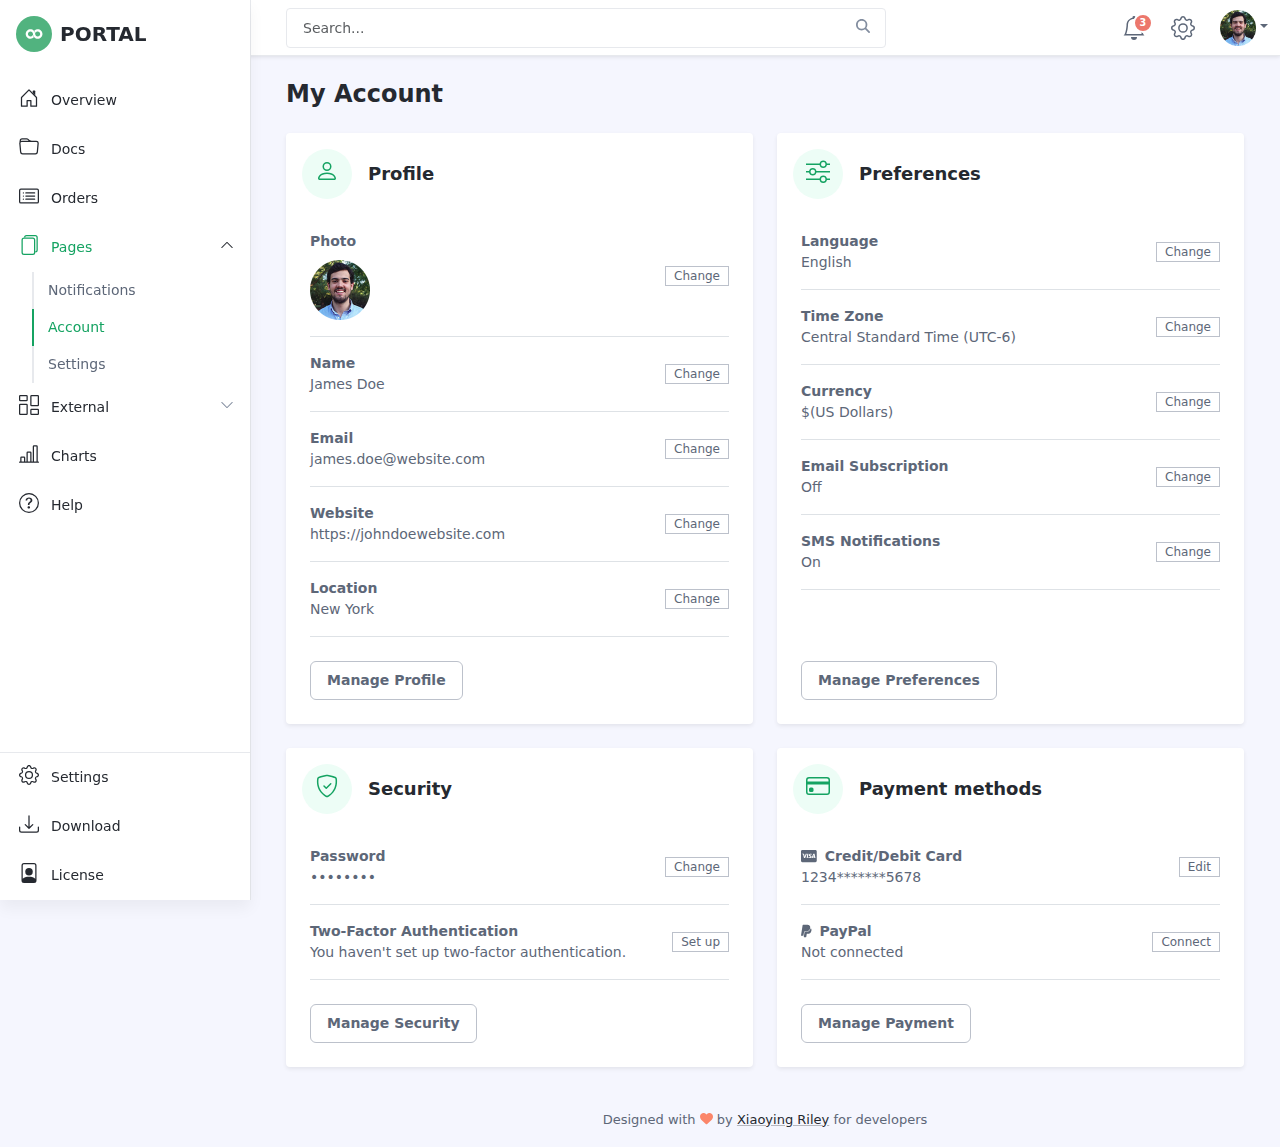
<file: account.html>
<!DOCTYPE html>
<html lang="en"> 
<head>
    <title>Portal - Bootstrap 5 Admin Dashboard Template For Developers</title>
    
    <!-- Meta -->
    <meta charset="utf-8">
    <meta http-equiv="X-UA-Compatible" content="IE=edge">
    <meta name="viewport" content="width=device-width, initial-scale=1.0">
    
    <meta name="description" content="Portal - Bootstrap 5 Admin Dashboard Template For Developers">
    <meta name="author" content="Xiaoying Riley at 3rd Wave Media">    
    <link rel="shortcut icon" href="favicon.ico"> 
    
    <!-- FontAwesome JS-->
    <script defer src="assets/plugins/fontawesome/js/all.min.js"></script>
    
    <!-- App CSS -->  
    <link id="theme-style" rel="stylesheet" href="assets/css/portal.css">

</head> 

<body class="app">   	
    <header class="app-header fixed-top">	   	            
        <div class="app-header-inner">  
	        <div class="container-fluid py-2">
		        <div class="app-header-content"> 
		            <div class="row justify-content-between align-items-center">
			        
				    <div class="col-auto">
					    <a id="sidepanel-toggler" class="sidepanel-toggler d-inline-block d-xl-none" href="#">
						    <svg xmlns="http://www.w3.org/2000/svg" width="30" height="30" viewBox="0 0 30 30" role="img"><title>Menu</title><path stroke="currentColor" stroke-linecap="round" stroke-miterlimit="10" stroke-width="2" d="M4 7h22M4 15h22M4 23h22"></path></svg>
					    </a>
				    </div><!--//col-->
		            <div class="search-mobile-trigger d-sm-none col">
			            <i class="search-mobile-trigger-icon fas fa-search"></i>
			        </div><!--//col-->
		            <div class="app-search-box col">
		                <form class="app-search-form">   
							<input type="text" placeholder="Search..." name="search" class="form-control search-input">
							<button type="submit" class="btn search-btn btn-primary" value="Search"><i class="fas fa-search"></i></button> 
				        </form>
		            </div><!--//app-search-box-->
		            
		            <div class="app-utilities col-auto">
			            <div class="app-utility-item app-notifications-dropdown dropdown">    
				            <a class="dropdown-toggle no-toggle-arrow" id="notifications-dropdown-toggle" data-bs-toggle="dropdown" href="#" role="button" aria-expanded="false" title="Notifications">
					            <!--//Bootstrap Icons: https://icons.getbootstrap.com/ -->
					            <svg width="1em" height="1em" viewBox="0 0 16 16" class="bi bi-bell icon" fill="currentColor" xmlns="http://www.w3.org/2000/svg">
  <path d="M8 16a2 2 0 0 0 2-2H6a2 2 0 0 0 2 2z"/>
  <path fill-rule="evenodd" d="M8 1.918l-.797.161A4.002 4.002 0 0 0 4 6c0 .628-.134 2.197-.459 3.742-.16.767-.376 1.566-.663 2.258h10.244c-.287-.692-.502-1.49-.663-2.258C12.134 8.197 12 6.628 12 6a4.002 4.002 0 0 0-3.203-3.92L8 1.917zM14.22 12c.223.447.481.801.78 1H1c.299-.199.557-.553.78-1C2.68 10.2 3 6.88 3 6c0-2.42 1.72-4.44 4.005-4.901a1 1 0 1 1 1.99 0A5.002 5.002 0 0 1 13 6c0 .88.32 4.2 1.22 6z"/>
</svg>
					            <span class="icon-badge">3</span>
					        </a><!--//dropdown-toggle-->
					        
					        <div class="dropdown-menu p-0" aria-labelledby="notifications-dropdown-toggle">
					            <div class="dropdown-menu-header p-3">
						            <h5 class="dropdown-menu-title mb-0">Notifications</h5>
						        </div><!--//dropdown-menu-title-->
						        <div class="dropdown-menu-content">
							       <div class="item p-3">
								        <div class="row gx-2 justify-content-between align-items-center">
									        <div class="col-auto">
										       <img class="profile-image" src="assets/images/profiles/profile-1.png" alt="">
									        </div><!--//col-->
									        <div class="col">
										        <div class="info"> 
											        <div class="desc">Amy shared a file with you. Lorem ipsum dolor sit amet, consectetur adipiscing elit. </div>
											        <div class="meta"> 2 hrs ago</div>
										        </div>
									        </div><!--//col--> 
								        </div><!--//row-->
								        <a class="link-mask" href="#"></a>
							       </div><!--//item-->
							       <div class="item p-3">
								        <div class="row gx-2 justify-content-between align-items-center">
									        <div class="col-auto">
										        <div class="app-icon-holder">
											        <svg width="1em" height="1em" viewBox="0 0 16 16" class="bi bi-receipt" fill="currentColor" xmlns="http://www.w3.org/2000/svg">
	  <path fill-rule="evenodd" d="M1.92.506a.5.5 0 0 1 .434.14L3 1.293l.646-.647a.5.5 0 0 1 .708 0L5 1.293l.646-.647a.5.5 0 0 1 .708 0L7 1.293l.646-.647a.5.5 0 0 1 .708 0L9 1.293l.646-.647a.5.5 0 0 1 .708 0l.646.647.646-.647a.5.5 0 0 1 .708 0l.646.647.646-.647a.5.5 0 0 1 .801.13l.5 1A.5.5 0 0 1 15 2v12a.5.5 0 0 1-.053.224l-.5 1a.5.5 0 0 1-.8.13L13 14.707l-.646.647a.5.5 0 0 1-.708 0L11 14.707l-.646.647a.5.5 0 0 1-.708 0L9 14.707l-.646.647a.5.5 0 0 1-.708 0L7 14.707l-.646.647a.5.5 0 0 1-.708 0L5 14.707l-.646.647a.5.5 0 0 1-.708 0L3 14.707l-.646.647a.5.5 0 0 1-.801-.13l-.5-1A.5.5 0 0 1 1 14V2a.5.5 0 0 1 .053-.224l.5-1a.5.5 0 0 1 .367-.27zm.217 1.338L2 2.118v11.764l.137.274.51-.51a.5.5 0 0 1 .707 0l.646.647.646-.646a.5.5 0 0 1 .708 0l.646.646.646-.646a.5.5 0 0 1 .708 0l.646.646.646-.646a.5.5 0 0 1 .708 0l.646.646.646-.646a.5.5 0 0 1 .708 0l.646.646.646-.646a.5.5 0 0 1 .708 0l.509.509.137-.274V2.118l-.137-.274-.51.51a.5.5 0 0 1-.707 0L12 1.707l-.646.647a.5.5 0 0 1-.708 0L10 1.707l-.646.647a.5.5 0 0 1-.708 0L8 1.707l-.646.647a.5.5 0 0 1-.708 0L6 1.707l-.646.647a.5.5 0 0 1-.708 0L4 1.707l-.646.647a.5.5 0 0 1-.708 0l-.509-.51z"/>
	  <path fill-rule="evenodd" d="M3 4.5a.5.5 0 0 1 .5-.5h6a.5.5 0 1 1 0 1h-6a.5.5 0 0 1-.5-.5zm0 2a.5.5 0 0 1 .5-.5h6a.5.5 0 1 1 0 1h-6a.5.5 0 0 1-.5-.5zm0 2a.5.5 0 0 1 .5-.5h6a.5.5 0 1 1 0 1h-6a.5.5 0 0 1-.5-.5zm0 2a.5.5 0 0 1 .5-.5h6a.5.5 0 0 1 0 1h-6a.5.5 0 0 1-.5-.5zm8-6a.5.5 0 0 1 .5-.5h1a.5.5 0 0 1 0 1h-1a.5.5 0 0 1-.5-.5zm0 2a.5.5 0 0 1 .5-.5h1a.5.5 0 0 1 0 1h-1a.5.5 0 0 1-.5-.5zm0 2a.5.5 0 0 1 .5-.5h1a.5.5 0 0 1 0 1h-1a.5.5 0 0 1-.5-.5zm0 2a.5.5 0 0 1 .5-.5h1a.5.5 0 0 1 0 1h-1a.5.5 0 0 1-.5-.5z"/>
	</svg>
										        </div>
									        </div><!--//col-->
									        <div class="col">
										        <div class="info"> 
											        <div class="desc">You have a new invoice. Proin venenatis interdum est.</div>
											        <div class="meta"> 1 day ago</div>
										        </div>
									        </div><!--//col-->
								        </div><!--//row-->
								        <a class="link-mask" href="#"></a>
							       </div><!--//item-->
							       <div class="item p-3">
								        <div class="row gx-2 justify-content-between align-items-center">
									        <div class="col-auto">
										        <div class="app-icon-holder icon-holder-mono">
											        <svg width="1em" height="1em" viewBox="0 0 16 16" class="bi bi-bar-chart-line" fill="currentColor" xmlns="http://www.w3.org/2000/svg">
  <path fill-rule="evenodd" d="M11 2a1 1 0 0 1 1-1h2a1 1 0 0 1 1 1v12h.5a.5.5 0 0 1 0 1H.5a.5.5 0 0 1 0-1H1v-3a1 1 0 0 1 1-1h2a1 1 0 0 1 1 1v3h1V7a1 1 0 0 1 1-1h2a1 1 0 0 1 1 1v7h1V2zm1 12h2V2h-2v12zm-3 0V7H7v7h2zm-5 0v-3H2v3h2z"/>
</svg>
										        </div>
									        </div><!--//col-->
									        <div class="col">
										        <div class="info"> 
											        <div class="desc">Your report is ready. Proin venenatis interdum est.</div>
											        <div class="meta"> 3 days ago</div>
										        </div>
									        </div><!--//col-->
								        </div><!--//row-->
								        <a class="link-mask" href="#"></a>
							       </div><!--//item-->
							       <div class="item p-3">
								        <div class="row gx-2 justify-content-between align-items-center">
									        <div class="col-auto">
										       <img class="profile-image" src="assets/images/profiles/profile-2.png" alt="">
									        </div><!--//col-->
									        <div class="col">
										        <div class="info"> 
											        <div class="desc">James sent you a new message.</div>
											        <div class="meta"> 7 days ago</div>
										        </div>
									        </div><!--//col--> 
								        </div><!--//row-->
								        <a class="link-mask" href="#"></a>
							       </div><!--//item-->
						        </div><!--//dropdown-menu-content-->
						        
						        <div class="dropdown-menu-footer p-2 text-center">
							        <a href="#">View all</a>
						        </div>
															
							</div><!--//dropdown-menu-->					        
				        </div><!--//app-utility-item-->
			            <div class="app-utility-item">
				            <a href="settings.html" title="Settings">
					            <!--//Bootstrap Icons: https://icons.getbootstrap.com/ -->
					            <svg width="1em" height="1em" viewBox="0 0 16 16" class="bi bi-gear icon" fill="currentColor" xmlns="http://www.w3.org/2000/svg">
  <path fill-rule="evenodd" d="M8.837 1.626c-.246-.835-1.428-.835-1.674 0l-.094.319A1.873 1.873 0 0 1 4.377 3.06l-.292-.16c-.764-.415-1.6.42-1.184 1.185l.159.292a1.873 1.873 0 0 1-1.115 2.692l-.319.094c-.835.246-.835 1.428 0 1.674l.319.094a1.873 1.873 0 0 1 1.115 2.693l-.16.291c-.415.764.42 1.6 1.185 1.184l.292-.159a1.873 1.873 0 0 1 2.692 1.116l.094.318c.246.835 1.428.835 1.674 0l.094-.319a1.873 1.873 0 0 1 2.693-1.115l.291.16c.764.415 1.6-.42 1.184-1.185l-.159-.291a1.873 1.873 0 0 1 1.116-2.693l.318-.094c.835-.246.835-1.428 0-1.674l-.319-.094a1.873 1.873 0 0 1-1.115-2.692l.16-.292c.415-.764-.42-1.6-1.185-1.184l-.291.159A1.873 1.873 0 0 1 8.93 1.945l-.094-.319zm-2.633-.283c.527-1.79 3.065-1.79 3.592 0l.094.319a.873.873 0 0 0 1.255.52l.292-.16c1.64-.892 3.434.901 2.54 2.541l-.159.292a.873.873 0 0 0 .52 1.255l.319.094c1.79.527 1.79 3.065 0 3.592l-.319.094a.873.873 0 0 0-.52 1.255l.16.292c.893 1.64-.902 3.434-2.541 2.54l-.292-.159a.873.873 0 0 0-1.255.52l-.094.319c-.527 1.79-3.065 1.79-3.592 0l-.094-.319a.873.873 0 0 0-1.255-.52l-.292.16c-1.64.893-3.433-.902-2.54-2.541l.159-.292a.873.873 0 0 0-.52-1.255l-.319-.094c-1.79-.527-1.79-3.065 0-3.592l.319-.094a.873.873 0 0 0 .52-1.255l-.16-.292c-.892-1.64.902-3.433 2.541-2.54l.292.159a.873.873 0 0 0 1.255-.52l.094-.319z"/>
  <path fill-rule="evenodd" d="M8 5.754a2.246 2.246 0 1 0 0 4.492 2.246 2.246 0 0 0 0-4.492zM4.754 8a3.246 3.246 0 1 1 6.492 0 3.246 3.246 0 0 1-6.492 0z"/>
</svg>
					        </a>
					    </div><!--//app-utility-item-->
			            
			            <div class="app-utility-item app-user-dropdown dropdown">
				            <a class="dropdown-toggle" id="user-dropdown-toggle" data-bs-toggle="dropdown" href="#" role="button" aria-expanded="false"><img src="assets/images/user.png" alt="user profile"></a>
				            <ul class="dropdown-menu" aria-labelledby="user-dropdown-toggle">
								<li><a class="dropdown-item" href="account.html">Account</a></li>
								<li><a class="dropdown-item" href="settings.html">Settings</a></li>
								<li><hr class="dropdown-divider"></li>
								<li><a class="dropdown-item" href="login.html">Log Out</a></li>
							</ul>
			            </div><!--//app-user-dropdown--> 
		            </div><!--//app-utilities-->
		        </div><!--//row-->
	            </div><!--//app-header-content-->
	        </div><!--//container-fluid-->
        </div><!--//app-header-inner-->
        <div id="app-sidepanel" class="app-sidepanel sidepanel-hidden"> 
	        <div id="sidepanel-drop" class="sidepanel-drop"></div>
	        <div class="sidepanel-inner d-flex flex-column">
		        <a href="#" id="sidepanel-close" class="sidepanel-close d-xl-none">&times;</a>
		        <div class="app-branding">
		            <a class="app-logo" href="index.html"><img class="logo-icon me-2" src="assets/images/app-logo.svg" alt="logo"><span class="logo-text">PORTAL</span></a>
	
		        </div><!--//app-branding-->  
			    <nav id="app-nav-main" class="app-nav app-nav-main flex-grow-1">
				    <ul class="app-menu list-unstyled accordion" id="menu-accordion">
					    <li class="nav-item">
					        <!--//Bootstrap Icons: https://icons.getbootstrap.com/ -->
					        <a class="nav-link" href="index.html">
						        <span class="nav-icon">
						        <svg width="1em" height="1em" viewBox="0 0 16 16" class="bi bi-house-door" fill="currentColor" xmlns="http://www.w3.org/2000/svg">
		  <path fill-rule="evenodd" d="M7.646 1.146a.5.5 0 0 1 .708 0l6 6a.5.5 0 0 1 .146.354v7a.5.5 0 0 1-.5.5H9.5a.5.5 0 0 1-.5-.5v-4H7v4a.5.5 0 0 1-.5.5H2a.5.5 0 0 1-.5-.5v-7a.5.5 0 0 1 .146-.354l6-6zM2.5 7.707V14H6v-4a.5.5 0 0 1 .5-.5h3a.5.5 0 0 1 .5.5v4h3.5V7.707L8 2.207l-5.5 5.5z"/>
		  <path fill-rule="evenodd" d="M13 2.5V6l-2-2V2.5a.5.5 0 0 1 .5-.5h1a.5.5 0 0 1 .5.5z"/>
		</svg>
						         </span>
		                         <span class="nav-link-text">Overview</span>
					        </a><!--//nav-link-->
					    </li><!--//nav-item-->
					    <li class="nav-item">
					        <!--//Bootstrap Icons: https://icons.getbootstrap.com/ -->
					        <a class="nav-link" href="docs.html">
						        <span class="nav-icon">
						        <svg width="1em" height="1em" viewBox="0 0 16 16" class="bi bi-folder" fill="currentColor" xmlns="http://www.w3.org/2000/svg">
  <path d="M9.828 4a3 3 0 0 1-2.12-.879l-.83-.828A1 1 0 0 0 6.173 2H2.5a1 1 0 0 0-1 .981L1.546 4h-1L.5 3a2 2 0 0 1 2-2h3.672a2 2 0 0 1 1.414.586l.828.828A2 2 0 0 0 9.828 3v1z"/>
  <path fill-rule="evenodd" d="M13.81 4H2.19a1 1 0 0 0-.996 1.09l.637 7a1 1 0 0 0 .995.91h10.348a1 1 0 0 0 .995-.91l.637-7A1 1 0 0 0 13.81 4zM2.19 3A2 2 0 0 0 .198 5.181l.637 7A2 2 0 0 0 2.826 14h10.348a2 2 0 0 0 1.991-1.819l.637-7A2 2 0 0 0 13.81 3H2.19z"/>
</svg>
						         </span>
		                         <span class="nav-link-text">Docs</span>
					        </a><!--//nav-link-->
					    </li><!--//nav-item-->
					    <li class="nav-item">
					        <!--//Bootstrap Icons: https://icons.getbootstrap.com/ -->
					        <a class="nav-link" href="orders.html">
						        <span class="nav-icon">
						        <svg width="1em" height="1em" viewBox="0 0 16 16" class="bi bi-card-list" fill="currentColor" xmlns="http://www.w3.org/2000/svg">
  <path fill-rule="evenodd" d="M14.5 3h-13a.5.5 0 0 0-.5.5v9a.5.5 0 0 0 .5.5h13a.5.5 0 0 0 .5-.5v-9a.5.5 0 0 0-.5-.5zm-13-1A1.5 1.5 0 0 0 0 3.5v9A1.5 1.5 0 0 0 1.5 14h13a1.5 1.5 0 0 0 1.5-1.5v-9A1.5 1.5 0 0 0 14.5 2h-13z"/>
  <path fill-rule="evenodd" d="M5 8a.5.5 0 0 1 .5-.5h7a.5.5 0 0 1 0 1h-7A.5.5 0 0 1 5 8zm0-2.5a.5.5 0 0 1 .5-.5h7a.5.5 0 0 1 0 1h-7a.5.5 0 0 1-.5-.5zm0 5a.5.5 0 0 1 .5-.5h7a.5.5 0 0 1 0 1h-7a.5.5 0 0 1-.5-.5z"/>
  <circle cx="3.5" cy="5.5" r=".5"/>
  <circle cx="3.5" cy="8" r=".5"/>
  <circle cx="3.5" cy="10.5" r=".5"/>
</svg>
						         </span>
		                         <span class="nav-link-text">Orders</span>
					        </a><!--//nav-link-->
					    </li><!--//nav-item-->
					    <li class="nav-item has-submenu">
					        <!--//Bootstrap Icons: https://icons.getbootstrap.com/ -->
					        <a class="nav-link submenu-toggle active" href="#" data-bs-toggle="collapse" data-bs-target="#submenu-1" aria-expanded="true" aria-controls="submenu-1">
						        <span class="nav-icon">
						        <!--//Bootstrap Icons: https://icons.getbootstrap.com/ -->
						        <svg width="1em" height="1em" viewBox="0 0 16 16" class="bi bi-files" fill="currentColor" xmlns="http://www.w3.org/2000/svg">
	  <path fill-rule="evenodd" d="M4 2h7a2 2 0 0 1 2 2v10a2 2 0 0 1-2 2H4a2 2 0 0 1-2-2V4a2 2 0 0 1 2-2zm0 1a1 1 0 0 0-1 1v10a1 1 0 0 0 1 1h7a1 1 0 0 0 1-1V4a1 1 0 0 0-1-1H4z"/>
	  <path d="M6 0h7a2 2 0 0 1 2 2v10a2 2 0 0 1-2 2v-1a1 1 0 0 0 1-1V2a1 1 0 0 0-1-1H6a1 1 0 0 0-1 1H4a2 2 0 0 1 2-2z"/>
	</svg>
						         </span>
		                         <span class="nav-link-text">Pages</span>
		                         <span class="submenu-arrow">
		                             <svg width="1em" height="1em" viewBox="0 0 16 16" class="bi bi-chevron-down" fill="currentColor" xmlns="http://www.w3.org/2000/svg">
	  <path fill-rule="evenodd" d="M1.646 4.646a.5.5 0 0 1 .708 0L8 10.293l5.646-5.647a.5.5 0 0 1 .708.708l-6 6a.5.5 0 0 1-.708 0l-6-6a.5.5 0 0 1 0-.708z"/>
	</svg>
	                             </span><!--//submenu-arrow-->
					        </a><!--//nav-link-->
					        <div id="submenu-1" class="collapse submenu submenu-1 show" data-bs-parent="#menu-accordion">
						        <ul class="submenu-list list-unstyled">
							        <li class="submenu-item"><a class="submenu-link" href="notifications.html">Notifications</a></li>
							        <li class="submenu-item"><a class="submenu-link active" href="account.html">Account</a></li>
							        <li class="submenu-item"><a class="submenu-link" href="settings.html">Settings</a></li>
							        
						        </ul>
					        </div>
					    </li><!--//nav-item-->
					    <li class="nav-item has-submenu">
					        <!--//Bootstrap Icons: https://icons.getbootstrap.com/ -->
					        <a class="nav-link submenu-toggle" href="#" data-bs-toggle="collapse" data-bs-target="#submenu-2" aria-expanded="false" aria-controls="submenu-2">
						        <span class="nav-icon">
						        <!--//Bootstrap Icons: https://icons.getbootstrap.com/ -->
						        <svg width="1em" height="1em" viewBox="0 0 16 16" class="bi bi-columns-gap" fill="currentColor" xmlns="http://www.w3.org/2000/svg">
	  <path fill-rule="evenodd" d="M6 1H1v3h5V1zM1 0a1 1 0 0 0-1 1v3a1 1 0 0 0 1 1h5a1 1 0 0 0 1-1V1a1 1 0 0 0-1-1H1zm14 12h-5v3h5v-3zm-5-1a1 1 0 0 0-1 1v3a1 1 0 0 0 1 1h5a1 1 0 0 0 1-1v-3a1 1 0 0 0-1-1h-5zM6 8H1v7h5V8zM1 7a1 1 0 0 0-1 1v7a1 1 0 0 0 1 1h5a1 1 0 0 0 1-1V8a1 1 0 0 0-1-1H1zm14-6h-5v7h5V1zm-5-1a1 1 0 0 0-1 1v7a1 1 0 0 0 1 1h5a1 1 0 0 0 1-1V1a1 1 0 0 0-1-1h-5z"/>
	</svg>
						         </span>
		                         <span class="nav-link-text">External</span>
		                         <span class="submenu-arrow">
		                             <svg width="1em" height="1em" viewBox="0 0 16 16" class="bi bi-chevron-down" fill="currentColor" xmlns="http://www.w3.org/2000/svg">
	  <path fill-rule="evenodd" d="M1.646 4.646a.5.5 0 0 1 .708 0L8 10.293l5.646-5.647a.5.5 0 0 1 .708.708l-6 6a.5.5 0 0 1-.708 0l-6-6a.5.5 0 0 1 0-.708z"/>
	</svg>
	                             </span><!--//submenu-arrow-->
					        </a><!--//nav-link-->
					        <div id="submenu-2" class="collapse submenu submenu-2" data-bs-parent="#menu-accordion">
						        <ul class="submenu-list list-unstyled">
							        <li class="submenu-item"><a class="submenu-link" href="login.html">Login</a></li>
							        <li class="submenu-item"><a class="submenu-link" href="signup.html">Signup</a></li>
							        <li class="submenu-item"><a class="submenu-link" href="reset-password.html">Reset password</a></li>
							        <li class="submenu-item"><a class="submenu-link" href="404.html">404 page</a></li>
						        </ul>
					        </div>
					    </li><!--//nav-item-->
					    
					    <li class="nav-item">
					        <!--//Bootstrap Icons: https://icons.getbootstrap.com/ -->
					        <a class="nav-link" href="charts.html">
						        <span class="nav-icon">
						        <svg width="1em" height="1em" viewBox="0 0 16 16" class="bi bi-bar-chart-line" fill="currentColor" xmlns="http://www.w3.org/2000/svg">
	  <path fill-rule="evenodd" d="M11 2a1 1 0 0 1 1-1h2a1 1 0 0 1 1 1v12h.5a.5.5 0 0 1 0 1H.5a.5.5 0 0 1 0-1H1v-3a1 1 0 0 1 1-1h2a1 1 0 0 1 1 1v3h1V7a1 1 0 0 1 1-1h2a1 1 0 0 1 1 1v7h1V2zm1 12h2V2h-2v12zm-3 0V7H7v7h2zm-5 0v-3H2v3h2z"/>
	</svg>
						         </span>
		                         <span class="nav-link-text">Charts</span>
					        </a><!--//nav-link-->
					    </li><!--//nav-item-->
					    <li class="nav-item">
					        <!--//Bootstrap Icons: https://icons.getbootstrap.com/ -->
					        <a class="nav-link" href="help.html">
						        <span class="nav-icon">
						        <svg width="1em" height="1em" viewBox="0 0 16 16" class="bi bi-question-circle" fill="currentColor" xmlns="http://www.w3.org/2000/svg">
  <path fill-rule="evenodd" d="M8 15A7 7 0 1 0 8 1a7 7 0 0 0 0 14zm0 1A8 8 0 1 0 8 0a8 8 0 0 0 0 16z"/>
  <path d="M5.255 5.786a.237.237 0 0 0 .241.247h.825c.138 0 .248-.113.266-.25.09-.656.54-1.134 1.342-1.134.686 0 1.314.343 1.314 1.168 0 .635-.374.927-.965 1.371-.673.489-1.206 1.06-1.168 1.987l.003.217a.25.25 0 0 0 .25.246h.811a.25.25 0 0 0 .25-.25v-.105c0-.718.273-.927 1.01-1.486.609-.463 1.244-.977 1.244-2.056 0-1.511-1.276-2.241-2.673-2.241-1.267 0-2.655.59-2.75 2.286zm1.557 5.763c0 .533.425.927 1.01.927.609 0 1.028-.394 1.028-.927 0-.552-.42-.94-1.029-.94-.584 0-1.009.388-1.009.94z"/>
</svg>
						         </span>
		                         <span class="nav-link-text">Help</span>
					        </a><!--//nav-link-->
					    </li><!--//nav-item-->
				    </ul><!--//app-menu-->
			    </nav><!--//app-nav-->
			    <div class="app-sidepanel-footer">
				    <nav class="app-nav app-nav-footer">
					    <ul class="app-menu footer-menu list-unstyled">
						    <li class="nav-item">
						        <!--//Bootstrap Icons: https://icons.getbootstrap.com/ -->
						        <a class="nav-link" href="settings.html">
							        <span class="nav-icon">
							            <svg width="1em" height="1em" viewBox="0 0 16 16" class="bi bi-gear" fill="currentColor" xmlns="http://www.w3.org/2000/svg">
	  <path fill-rule="evenodd" d="M8.837 1.626c-.246-.835-1.428-.835-1.674 0l-.094.319A1.873 1.873 0 0 1 4.377 3.06l-.292-.16c-.764-.415-1.6.42-1.184 1.185l.159.292a1.873 1.873 0 0 1-1.115 2.692l-.319.094c-.835.246-.835 1.428 0 1.674l.319.094a1.873 1.873 0 0 1 1.115 2.693l-.16.291c-.415.764.42 1.6 1.185 1.184l.292-.159a1.873 1.873 0 0 1 2.692 1.116l.094.318c.246.835 1.428.835 1.674 0l.094-.319a1.873 1.873 0 0 1 2.693-1.115l.291.16c.764.415 1.6-.42 1.184-1.185l-.159-.291a1.873 1.873 0 0 1 1.116-2.693l.318-.094c.835-.246.835-1.428 0-1.674l-.319-.094a1.873 1.873 0 0 1-1.115-2.692l.16-.292c.415-.764-.42-1.6-1.185-1.184l-.291.159A1.873 1.873 0 0 1 8.93 1.945l-.094-.319zm-2.633-.283c.527-1.79 3.065-1.79 3.592 0l.094.319a.873.873 0 0 0 1.255.52l.292-.16c1.64-.892 3.434.901 2.54 2.541l-.159.292a.873.873 0 0 0 .52 1.255l.319.094c1.79.527 1.79 3.065 0 3.592l-.319.094a.873.873 0 0 0-.52 1.255l.16.292c.893 1.64-.902 3.434-2.541 2.54l-.292-.159a.873.873 0 0 0-1.255.52l-.094.319c-.527 1.79-3.065 1.79-3.592 0l-.094-.319a.873.873 0 0 0-1.255-.52l-.292.16c-1.64.893-3.433-.902-2.54-2.541l.159-.292a.873.873 0 0 0-.52-1.255l-.319-.094c-1.79-.527-1.79-3.065 0-3.592l.319-.094a.873.873 0 0 0 .52-1.255l-.16-.292c-.892-1.64.902-3.433 2.541-2.54l.292.159a.873.873 0 0 0 1.255-.52l.094-.319z"/>
	  <path fill-rule="evenodd" d="M8 5.754a2.246 2.246 0 1 0 0 4.492 2.246 2.246 0 0 0 0-4.492zM4.754 8a3.246 3.246 0 1 1 6.492 0 3.246 3.246 0 0 1-6.492 0z"/>
	</svg>
							        </span>
			                        <span class="nav-link-text">Settings</span>
						        </a><!--//nav-link-->
						    </li><!--//nav-item-->
						    <li class="nav-item">
						        <!--//Bootstrap Icons: https://icons.getbootstrap.com/ -->
						        <a class="nav-link" href="https://themes.3rdwavemedia.com/bootstrap-templates/admin-dashboard/portal-free-bootstrap-admin-dashboard-template-for-developers/">
							        <span class="nav-icon">
							            <svg width="1em" height="1em" viewBox="0 0 16 16" class="bi bi-download" fill="currentColor" xmlns="http://www.w3.org/2000/svg">
	  <path fill-rule="evenodd" d="M.5 9.9a.5.5 0 0 1 .5.5v2.5a1 1 0 0 0 1 1h12a1 1 0 0 0 1-1v-2.5a.5.5 0 0 1 1 0v2.5a2 2 0 0 1-2 2H2a2 2 0 0 1-2-2v-2.5a.5.5 0 0 1 .5-.5z"/>
	  <path fill-rule="evenodd" d="M7.646 11.854a.5.5 0 0 0 .708 0l3-3a.5.5 0 0 0-.708-.708L8.5 10.293V1.5a.5.5 0 0 0-1 0v8.793L5.354 8.146a.5.5 0 1 0-.708.708l3 3z"/>
	</svg>
							        </span>
			                        <span class="nav-link-text">Download</span>
						        </a><!--//nav-link-->
						    </li><!--//nav-item-->
						    <li class="nav-item">
						        <!--//Bootstrap Icons: https://icons.getbootstrap.com/ -->
						        <a class="nav-link" href="https://themes.3rdwavemedia.com/bootstrap-templates/admin-dashboard/portal-free-bootstrap-admin-dashboard-template-for-developers/">
							        <span class="nav-icon">
							            <svg width="1em" height="1em" viewBox="0 0 16 16" class="bi bi-file-person" fill="currentColor" xmlns="http://www.w3.org/2000/svg">
	  <path fill-rule="evenodd" d="M12 1H4a1 1 0 0 0-1 1v10.755S4 11 8 11s5 1.755 5 1.755V2a1 1 0 0 0-1-1zM4 0a2 2 0 0 0-2 2v12a2 2 0 0 0 2 2h8a2 2 0 0 0 2-2V2a2 2 0 0 0-2-2H4z"/>
	  <path fill-rule="evenodd" d="M8 10a3 3 0 1 0 0-6 3 3 0 0 0 0 6z"/>
	</svg>
							        </span>
			                        <span class="nav-link-text">License</span>
						        </a><!--//nav-link-->
						    </li><!--//nav-item-->
					    </ul><!--//footer-menu-->
				    </nav>
			    </div><!--//app-sidepanel-footer-->
	        </div><!--//sidepanel-inner-->
	    </div><!--//app-sidepanel-->
    </header><!--//app-header-->
    
    <div class="app-wrapper">
	    
	    <div class="app-content pt-3 p-md-3 p-lg-4">
		    <div class="container-xl">
			    
			    <h1 class="app-page-title">My Account</h1>
                <div class="row gy-4">
	                <div class="col-12 col-lg-6">
		                <div class="app-card app-card-account shadow-sm d-flex flex-column align-items-start">
						    <div class="app-card-header p-3 border-bottom-0">
						        <div class="row align-items-center gx-3">
							        <div class="col-auto">
								        <div class="app-icon-holder">
										    <svg width="1em" height="1em" viewBox="0 0 16 16" class="bi bi-person" fill="currentColor" xmlns="http://www.w3.org/2000/svg">
  <path fill-rule="evenodd" d="M10 5a2 2 0 1 1-4 0 2 2 0 0 1 4 0zM8 8a3 3 0 1 0 0-6 3 3 0 0 0 0 6zm6 5c0 1-1 1-1 1H3s-1 0-1-1 1-4 6-4 6 3 6 4zm-1-.004c-.001-.246-.154-.986-.832-1.664C11.516 10.68 10.289 10 8 10c-2.29 0-3.516.68-4.168 1.332-.678.678-.83 1.418-.832 1.664h10z"/>
</svg>
									    </div><!--//icon-holder-->
						                
							        </div><!--//col-->
							        <div class="col-auto">
								        <h4 class="app-card-title">Profile</h4>
							        </div><!--//col-->
						        </div><!--//row-->
						    </div><!--//app-card-header-->
						    <div class="app-card-body px-4 w-100">
							    <div class="item border-bottom py-3">
								    <div class="row justify-content-between align-items-center">
									    <div class="col-auto">
										    <div class="item-label mb-2"><strong>Photo</strong></div>
										    <div class="item-data"><img class="profile-image" src="assets/images/user.png" alt=""></div>
									    </div><!--//col-->
									    <div class="col text-end">
										    <a class="btn-sm app-btn-secondary" href="#">Change</a>
									    </div><!--//col-->
								    </div><!--//row-->
							    </div><!--//item-->
							    <div class="item border-bottom py-3">
								    <div class="row justify-content-between align-items-center">
									    <div class="col-auto">
										    <div class="item-label"><strong>Name</strong></div>
									        <div class="item-data">James Doe</div>
									    </div><!--//col-->
									    <div class="col text-end">
										    <a class="btn-sm app-btn-secondary" href="#">Change</a>
									    </div><!--//col-->
								    </div><!--//row-->
							    </div><!--//item-->
							    <div class="item border-bottom py-3">
								    <div class="row justify-content-between align-items-center">
									    <div class="col-auto">
										    <div class="item-label"><strong>Email</strong></div>
									        <div class="item-data">james.doe@website.com</div>
									    </div><!--//col-->
									    <div class="col text-end">
										    <a class="btn-sm app-btn-secondary" href="#">Change</a>
									    </div><!--//col-->
								    </div><!--//row-->
							    </div><!--//item-->
							    <div class="item border-bottom py-3">
								    <div class="row justify-content-between align-items-center">
									    <div class="col-auto">
										    <div class="item-label"><strong>Website</strong></div>
									        <div class="item-data">
										        https://johndoewebsite.com
									        </div>
									    </div><!--//col-->
									    <div class="col text-end">
										    <a class="btn-sm app-btn-secondary" href="#">Change</a>
									    </div><!--//col-->
								    </div><!--//row-->
							    </div><!--//item-->
							    <div class="item border-bottom py-3">
								    <div class="row justify-content-between align-items-center">
									    <div class="col-auto">
										    <div class="item-label"><strong>Location</strong></div>
									        <div class="item-data">
										        New York
									        </div>
									    </div><!--//col-->
									    <div class="col text-end">
										    <a class="btn-sm app-btn-secondary" href="#">Change</a>
									    </div><!--//col-->
								    </div><!--//row-->
							    </div><!--//item-->
						    </div><!--//app-card-body-->
						    <div class="app-card-footer p-4 mt-auto">
							   <a class="btn app-btn-secondary" href="#">Manage Profile</a>
						    </div><!--//app-card-footer-->
						   
						</div><!--//app-card-->
	                </div><!--//col-->
	                <div class="col-12 col-lg-6">
		                <div class="app-card app-card-account shadow-sm d-flex flex-column align-items-start">
						    <div class="app-card-header p-3 border-bottom-0">
						        <div class="row align-items-center gx-3">
							        <div class="col-auto">
								        <div class="app-icon-holder">
										    <svg width="1em" height="1em" viewBox="0 0 16 16" class="bi bi-sliders" fill="currentColor" xmlns="http://www.w3.org/2000/svg">
  <path fill-rule="evenodd" d="M11.5 2a1.5 1.5 0 1 0 0 3 1.5 1.5 0 0 0 0-3zM9.05 3a2.5 2.5 0 0 1 4.9 0H16v1h-2.05a2.5 2.5 0 0 1-4.9 0H0V3h9.05zM4.5 7a1.5 1.5 0 1 0 0 3 1.5 1.5 0 0 0 0-3zM2.05 8a2.5 2.5 0 0 1 4.9 0H16v1H6.95a2.5 2.5 0 0 1-4.9 0H0V8h2.05zm9.45 4a1.5 1.5 0 1 0 0 3 1.5 1.5 0 0 0 0-3zm-2.45 1a2.5 2.5 0 0 1 4.9 0H16v1h-2.05a2.5 2.5 0 0 1-4.9 0H0v-1h9.05z"/>
</svg>
									    </div><!--//icon-holder-->
						                
							        </div><!--//col-->
							        <div class="col-auto">
								        <h4 class="app-card-title">Preferences</h4>
							        </div><!--//col-->
						        </div><!--//row-->
						    </div><!--//app-card-header-->
						    <div class="app-card-body px-4 w-100">
							    
							    <div class="item border-bottom py-3">
								    <div class="row justify-content-between align-items-center">
									    <div class="col-auto">
										    <div class="item-label"><strong>Language </strong></div>
									        <div class="item-data">English</div>
									    </div><!--//col-->
									    <div class="col text-end">
										    <a class="btn-sm app-btn-secondary" href="#">Change</a>
									    </div><!--//col-->
								    </div><!--//row-->
							    </div><!--//item-->
							    <div class="item border-bottom py-3">
								    <div class="row justify-content-between align-items-center">
									    <div class="col-auto">
										    <div class="item-label"><strong>Time Zone</strong></div>
									        <div class="item-data">Central Standard Time (UTC-6)</div>
									    </div><!--//col-->
									    <div class="col text-end">
										    <a class="btn-sm app-btn-secondary" href="#">Change</a>
									    </div><!--//col-->
								    </div><!--//row-->
							    </div><!--//item-->
							    <div class="item border-bottom py-3">
								    <div class="row justify-content-between align-items-center">
									    <div class="col-auto">
										    <div class="item-label"><strong>Currency</strong></div>
									        <div class="item-data">$(US Dollars)</div>
									    </div><!--//col-->
									    <div class="col text-end">
										    <a class="btn-sm app-btn-secondary" href="#">Change</a>
									    </div><!--//col-->
								    </div><!--//row-->
							    </div><!--//item-->
							    <div class="item border-bottom py-3">
								    <div class="row justify-content-between align-items-center">
									    <div class="col-auto">
										    <div class="item-label"><strong>Email Subscription</strong></div>
									        <div class="item-data">Off</div>
									    </div><!--//col-->
									    <div class="col text-end">
										    <a class="btn-sm app-btn-secondary" href="#">Change</a>
									    </div><!--//col-->
								    </div><!--//row-->
							    </div><!--//item-->
							    <div class="item border-bottom py-3">
								    <div class="row justify-content-between align-items-center">
									    <div class="col-auto">
										    <div class="item-label"><strong>SMS Notifications</strong></div>
									        <div class="item-data">On</div>
									    </div><!--//col-->
									    <div class="col text-end">
										    <a class="btn-sm app-btn-secondary" href="#">Change</a>
									    </div><!--//col-->
								    </div><!--//row-->
							    </div><!--//item-->
						    </div><!--//app-card-body-->
						    <div class="app-card-footer p-4 mt-auto">
							   <a class="btn app-btn-secondary" href="#">Manage Preferences</a>
						    </div><!--//app-card-footer-->
						   
						</div><!--//app-card-->
	                </div><!--//col-->
	                <div class="col-12 col-lg-6">
		                <div class="app-card app-card-account shadow-sm d-flex flex-column align-items-start">
						    <div class="app-card-header p-3 border-bottom-0">
						        <div class="row align-items-center gx-3">
							        <div class="col-auto">
								        <div class="app-icon-holder">
										    <svg width="1em" height="1em" viewBox="0 0 16 16" class="bi bi-shield-check" fill="currentColor" xmlns="http://www.w3.org/2000/svg">
  <path fill-rule="evenodd" d="M5.443 1.991a60.17 60.17 0 0 0-2.725.802.454.454 0 0 0-.315.366C1.87 7.056 3.1 9.9 4.567 11.773c.736.94 1.533 1.636 2.197 2.093.333.228.626.394.857.5.116.053.21.089.282.11A.73.73 0 0 0 8 14.5c.007-.001.038-.005.097-.023.072-.022.166-.058.282-.111.23-.106.525-.272.857-.5a10.197 10.197 0 0 0 2.197-2.093C12.9 9.9 14.13 7.056 13.597 3.159a.454.454 0 0 0-.315-.366c-.626-.2-1.682-.526-2.725-.802C9.491 1.71 8.51 1.5 8 1.5c-.51 0-1.49.21-2.557.491zm-.256-.966C6.23.749 7.337.5 8 .5c.662 0 1.77.249 2.813.525a61.09 61.09 0 0 1 2.772.815c.528.168.926.623 1.003 1.184.573 4.197-.756 7.307-2.367 9.365a11.191 11.191 0 0 1-2.418 2.3 6.942 6.942 0 0 1-1.007.586c-.27.124-.558.225-.796.225s-.526-.101-.796-.225a6.908 6.908 0 0 1-1.007-.586 11.192 11.192 0 0 1-2.417-2.3C2.167 10.331.839 7.221 1.412 3.024A1.454 1.454 0 0 1 2.415 1.84a61.11 61.11 0 0 1 2.772-.815z"/>
  <path fill-rule="evenodd" d="M10.854 6.146a.5.5 0 0 1 0 .708l-3 3a.5.5 0 0 1-.708 0l-1.5-1.5a.5.5 0 1 1 .708-.708L7.5 8.793l2.646-2.647a.5.5 0 0 1 .708 0z"/>
</svg>
									    </div><!--//icon-holder-->
						                
							        </div><!--//col-->
							        <div class="col-auto">
								        <h4 class="app-card-title">Security</h4>
							        </div><!--//col-->
						        </div><!--//row-->
						    </div><!--//app-card-header-->
						    <div class="app-card-body px-4 w-100">
							    
							    <div class="item border-bottom py-3">
								    <div class="row justify-content-between align-items-center">
									    <div class="col-auto">
										    <div class="item-label"><strong>Password</strong></div>
									        <div class="item-data">••••••••</div>
									    </div><!--//col-->
									    <div class="col text-end">
										    <a class="btn-sm app-btn-secondary" href="#">Change</a>
									    </div><!--//col-->
								    </div><!--//row-->
							    </div><!--//item-->
							    <div class="item border-bottom py-3">
								    <div class="row justify-content-between align-items-center">
									    <div class="col-auto">
										    <div class="item-label"><strong>Two-Factor Authentication</strong></div>
									        <div class="item-data">You haven't set up two-factor authentication. </div>
									    </div><!--//col-->
									    <div class="col text-end">
										    <a class="btn-sm app-btn-secondary" href="#">Set up</a>
									    </div><!--//col-->
								    </div><!--//row-->
							    </div><!--//item-->
						    </div><!--//app-card-body-->
						    
						    <div class="app-card-footer p-4 mt-auto">
							   <a class="btn app-btn-secondary" href="#">Manage Security</a>
						    </div><!--//app-card-footer-->
						   
						</div><!--//app-card-->
	                </div>
	                <div class="col-12 col-lg-6">
		                <div class="app-card app-card-account shadow-sm d-flex flex-column align-items-start">
						    <div class="app-card-header p-3 border-bottom-0">
						        <div class="row align-items-center gx-3">
							        <div class="col-auto">
								        <div class="app-icon-holder">
										    <svg width="1em" height="1em" viewBox="0 0 16 16" class="bi bi-credit-card" fill="currentColor" xmlns="http://www.w3.org/2000/svg">
  <path fill-rule="evenodd" d="M0 4a2 2 0 0 1 2-2h12a2 2 0 0 1 2 2v8a2 2 0 0 1-2 2H2a2 2 0 0 1-2-2V4zm2-1a1 1 0 0 0-1 1v1h14V4a1 1 0 0 0-1-1H2zm13 4H1v5a1 1 0 0 0 1 1h12a1 1 0 0 0 1-1V7z"/>
  <path d="M2 10a1 1 0 0 1 1-1h1a1 1 0 0 1 1 1v1a1 1 0 0 1-1 1H3a1 1 0 0 1-1-1v-1z"/>
</svg>
									    </div><!--//icon-holder-->
						                
							        </div><!--//col-->
							        <div class="col-auto">
								        <h4 class="app-card-title">Payment methods</h4>
							        </div><!--//col-->
						        </div><!--//row-->
						    </div><!--//app-card-header-->
						    <div class="app-card-body px-4 w-100">
							    
							    <div class="item border-bottom py-3">
								    <div class="row justify-content-between align-items-center">
									    <div class="col-auto">
										    <div class="item-label"><i class="fab fa-cc-visa me-2"></i><strong>Credit/Debit Card </strong></div>
									        <div class="item-data">1234*******5678</div>
									    </div><!--//col-->
									    <div class="col text-end">
										    <a class="btn-sm app-btn-secondary" href="#">Edit</a>
									    </div><!--//col-->
								    </div><!--//row-->
							    </div><!--//item-->
							    <div class="item border-bottom py-3">
								    <div class="row justify-content-between align-items-center">
									    <div class="col-auto">
										    <div class="item-label"><i class="fab fa-paypal me-2"></i><strong>PayPal</strong></div>
									        <div class="item-data">Not connected</div>
									    </div><!--//col-->
									    <div class="col text-end">
										    <a class="btn-sm app-btn-secondary" href="#">Connect</a>
									    </div><!--//col-->
								    </div><!--//row-->
							    </div><!--//item-->
						    </div><!--//app-card-body-->
						    <div class="app-card-footer p-4 mt-auto">
							   <a class="btn app-btn-secondary" href="#">Manage Payment</a>
						    </div><!--//app-card-footer-->
						   
						</div><!--//app-card-->
	                </div>
                </div><!--//row-->
			    
		    </div><!--//container-fluid-->
	    </div><!--//app-content-->
	    
	    <footer class="app-footer">
		    <div class="container text-center py-3">
		         <!--/* This template is free as long as you keep the footer attribution link. If you'd like to use the template without the attribution link, you can buy the commercial license via our website: themes.3rdwavemedia.com Thank you for your support. :) */-->
            <small class="copyright">Designed with <span class="sr-only">love</span><i class="fas fa-heart" style="color: #fb866a;"></i> by <a class="app-link" href="http://themes.3rdwavemedia.com" target="_blank">Xiaoying Riley</a> for developers</small>
		       
		    </div>
	    </footer><!--//app-footer-->
	    
    </div><!--//app-wrapper-->    					

 
    <!-- Javascript -->          
    <script src="assets/plugins/popper.min.js"></script>
    <script src="assets/plugins/bootstrap/js/bootstrap.min.js"></script>  
    
    <!-- Page Specific JS -->
    <script src="assets/js/app.js"></script> 

</body>
</html>
</file>
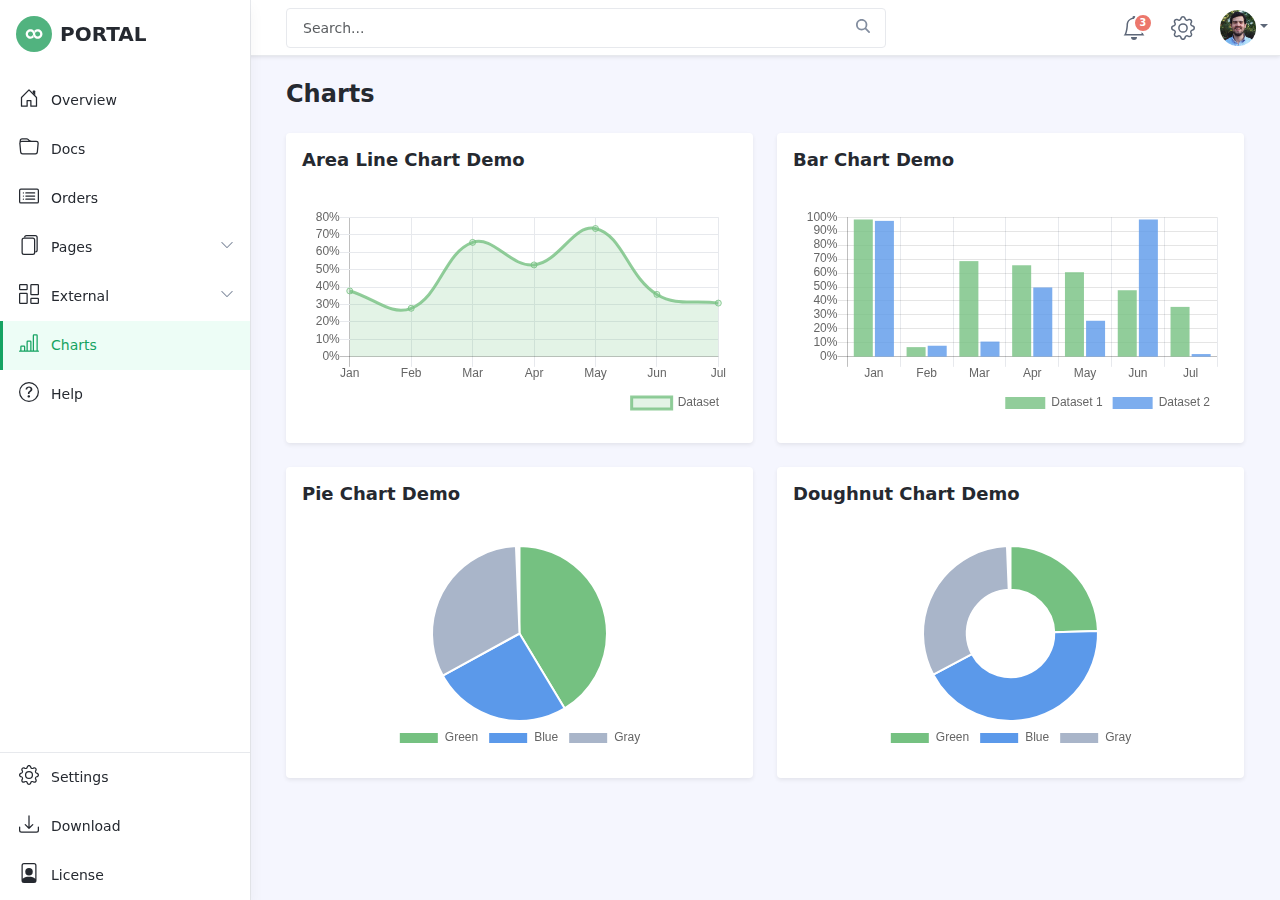
<file: charts.html>
<!DOCTYPE html>
<html lang="en"> 
<head>
    <title>Portal - Bootstrap 5 Admin Dashboard Template For Developers</title>
    
    <!-- Meta -->
    <meta charset="utf-8">
    <meta http-equiv="X-UA-Compatible" content="IE=edge">
    <meta name="viewport" content="width=device-width, initial-scale=1.0">
    
    <meta name="description" content="Portal - Bootstrap 5 Admin Dashboard Template For Developers">
    <meta name="author" content="Xiaoying Riley at 3rd Wave Media">    
    <link rel="shortcut icon" href="favicon.ico"> 
    
    <!-- FontAwesome JS-->
    <script defer src="assets/plugins/fontawesome/js/all.min.js"></script>
    
    <!-- App CSS -->  
    <link id="theme-style" rel="stylesheet" href="assets/css/portal.css">

</head> 

<body class="app">   	
    <header class="app-header fixed-top">	   	            
        <div class="app-header-inner">  
	        <div class="container-fluid py-2">
		        <div class="app-header-content"> 
		            <div class="row justify-content-between align-items-center">
			        
				    <div class="col-auto">
					    <a id="sidepanel-toggler" class="sidepanel-toggler d-inline-block d-xl-none" href="#">
						    <svg xmlns="http://www.w3.org/2000/svg" width="30" height="30" viewBox="0 0 30 30" role="img"><title>Menu</title><path stroke="currentColor" stroke-linecap="round" stroke-miterlimit="10" stroke-width="2" d="M4 7h22M4 15h22M4 23h22"></path></svg>
					    </a>
				    </div><!--//col-->
		            <div class="search-mobile-trigger d-sm-none col">
			            <i class="search-mobile-trigger-icon fa-solid fa-magnifying-glass"></i>
			        </div><!--//col-->
		            <div class="app-search-box col">
		                <form class="app-search-form">   
							<input type="text" placeholder="Search..." name="search" class="form-control search-input">
							<button type="submit" class="btn search-btn btn-primary" value="Search"><i class="fa-solid fa-magnifying-glass"></i></button> 
				        </form>
		            </div><!--//app-search-box-->
		            
		            <div class="app-utilities col-auto">
			            <div class="app-utility-item app-notifications-dropdown dropdown">    
				            <a class="dropdown-toggle no-toggle-arrow" id="notifications-dropdown-toggle" data-bs-toggle="dropdown" href="#" role="button" aria-expanded="false" title="Notifications">
					            <!--//Bootstrap Icons: https://icons.getbootstrap.com/ -->
					            <svg width="1em" height="1em" viewBox="0 0 16 16" class="bi bi-bell icon" fill="currentColor" xmlns="http://www.w3.org/2000/svg">
  <path d="M8 16a2 2 0 0 0 2-2H6a2 2 0 0 0 2 2z"/>
  <path fill-rule="evenodd" d="M8 1.918l-.797.161A4.002 4.002 0 0 0 4 6c0 .628-.134 2.197-.459 3.742-.16.767-.376 1.566-.663 2.258h10.244c-.287-.692-.502-1.49-.663-2.258C12.134 8.197 12 6.628 12 6a4.002 4.002 0 0 0-3.203-3.92L8 1.917zM14.22 12c.223.447.481.801.78 1H1c.299-.199.557-.553.78-1C2.68 10.2 3 6.88 3 6c0-2.42 1.72-4.44 4.005-4.901a1 1 0 1 1 1.99 0A5.002 5.002 0 0 1 13 6c0 .88.32 4.2 1.22 6z"/>
</svg>
					            <span class="icon-badge">3</span>
					        </a><!--//dropdown-toggle-->
					        
					        <div class="dropdown-menu p-0" aria-labelledby="notifications-dropdown-toggle">
					            <div class="dropdown-menu-header p-3">
						            <h5 class="dropdown-menu-title mb-0">Notifications</h5>
						        </div><!--//dropdown-menu-title-->
						        <div class="dropdown-menu-content">
							       <div class="item p-3">
								        <div class="row gx-2 justify-content-between align-items-center">
									        <div class="col-auto">
										       <img class="profile-image" src="assets/images/profiles/profile-1.png" alt="">
									        </div><!--//col-->
									        <div class="col">
										        <div class="info"> 
											        <div class="desc">Amy shared a file with you. Lorem ipsum dolor sit amet, consectetur adipiscing elit. </div>
											        <div class="meta"> 2 hrs ago</div>
										        </div>
									        </div><!--//col--> 
								        </div><!--//row-->
								        <a class="link-mask" href="notifications.html"></a>
							       </div><!--//item-->
							       <div class="item p-3">
								        <div class="row gx-2 justify-content-between align-items-center">
									        <div class="col-auto">
										        <div class="app-icon-holder">
											        <svg width="1em" height="1em" viewBox="0 0 16 16" class="bi bi-receipt" fill="currentColor" xmlns="http://www.w3.org/2000/svg">
	  <path fill-rule="evenodd" d="M1.92.506a.5.5 0 0 1 .434.14L3 1.293l.646-.647a.5.5 0 0 1 .708 0L5 1.293l.646-.647a.5.5 0 0 1 .708 0L7 1.293l.646-.647a.5.5 0 0 1 .708 0L9 1.293l.646-.647a.5.5 0 0 1 .708 0l.646.647.646-.647a.5.5 0 0 1 .708 0l.646.647.646-.647a.5.5 0 0 1 .801.13l.5 1A.5.5 0 0 1 15 2v12a.5.5 0 0 1-.053.224l-.5 1a.5.5 0 0 1-.8.13L13 14.707l-.646.647a.5.5 0 0 1-.708 0L11 14.707l-.646.647a.5.5 0 0 1-.708 0L9 14.707l-.646.647a.5.5 0 0 1-.708 0L7 14.707l-.646.647a.5.5 0 0 1-.708 0L5 14.707l-.646.647a.5.5 0 0 1-.708 0L3 14.707l-.646.647a.5.5 0 0 1-.801-.13l-.5-1A.5.5 0 0 1 1 14V2a.5.5 0 0 1 .053-.224l.5-1a.5.5 0 0 1 .367-.27zm.217 1.338L2 2.118v11.764l.137.274.51-.51a.5.5 0 0 1 .707 0l.646.647.646-.646a.5.5 0 0 1 .708 0l.646.646.646-.646a.5.5 0 0 1 .708 0l.646.646.646-.646a.5.5 0 0 1 .708 0l.646.646.646-.646a.5.5 0 0 1 .708 0l.646.646.646-.646a.5.5 0 0 1 .708 0l.509.509.137-.274V2.118l-.137-.274-.51.51a.5.5 0 0 1-.707 0L12 1.707l-.646.647a.5.5 0 0 1-.708 0L10 1.707l-.646.647a.5.5 0 0 1-.708 0L8 1.707l-.646.647a.5.5 0 0 1-.708 0L6 1.707l-.646.647a.5.5 0 0 1-.708 0L4 1.707l-.646.647a.5.5 0 0 1-.708 0l-.509-.51z"/>
	  <path fill-rule="evenodd" d="M3 4.5a.5.5 0 0 1 .5-.5h6a.5.5 0 1 1 0 1h-6a.5.5 0 0 1-.5-.5zm0 2a.5.5 0 0 1 .5-.5h6a.5.5 0 1 1 0 1h-6a.5.5 0 0 1-.5-.5zm0 2a.5.5 0 0 1 .5-.5h6a.5.5 0 1 1 0 1h-6a.5.5 0 0 1-.5-.5zm0 2a.5.5 0 0 1 .5-.5h6a.5.5 0 0 1 0 1h-6a.5.5 0 0 1-.5-.5zm8-6a.5.5 0 0 1 .5-.5h1a.5.5 0 0 1 0 1h-1a.5.5 0 0 1-.5-.5zm0 2a.5.5 0 0 1 .5-.5h1a.5.5 0 0 1 0 1h-1a.5.5 0 0 1-.5-.5zm0 2a.5.5 0 0 1 .5-.5h1a.5.5 0 0 1 0 1h-1a.5.5 0 0 1-.5-.5zm0 2a.5.5 0 0 1 .5-.5h1a.5.5 0 0 1 0 1h-1a.5.5 0 0 1-.5-.5z"/>
	</svg>
										        </div>
									        </div><!--//col-->
									        <div class="col">
										        <div class="info"> 
											        <div class="desc">You have a new invoice. Proin venenatis interdum est.</div>
											        <div class="meta"> 1 day ago</div>
										        </div>
									        </div><!--//col-->
								        </div><!--//row-->
								        <a class="link-mask" href="notifications.html"></a>
							       </div><!--//item-->
							       <div class="item p-3">
								        <div class="row gx-2 justify-content-between align-items-center">
									        <div class="col-auto">
										        <div class="app-icon-holder icon-holder-mono">
											        <svg width="1em" height="1em" viewBox="0 0 16 16" class="bi bi-bar-chart-line" fill="currentColor" xmlns="http://www.w3.org/2000/svg">
  <path fill-rule="evenodd" d="M11 2a1 1 0 0 1 1-1h2a1 1 0 0 1 1 1v12h.5a.5.5 0 0 1 0 1H.5a.5.5 0 0 1 0-1H1v-3a1 1 0 0 1 1-1h2a1 1 0 0 1 1 1v3h1V7a1 1 0 0 1 1-1h2a1 1 0 0 1 1 1v7h1V2zm1 12h2V2h-2v12zm-3 0V7H7v7h2zm-5 0v-3H2v3h2z"/>
</svg>
										        </div>
									        </div><!--//col-->
									        <div class="col">
										        <div class="info"> 
											        <div class="desc">Your report is ready. Proin venenatis interdum est.</div>
											        <div class="meta"> 3 days ago</div>
										        </div>
									        </div><!--//col-->
								        </div><!--//row-->
								        <a class="link-mask" href="notifications.html"></a>
							       </div><!--//item-->
							       <div class="item p-3">
								        <div class="row gx-2 justify-content-between align-items-center">
									        <div class="col-auto">
										       <img class="profile-image" src="assets/images/profiles/profile-2.png" alt="">
									        </div><!--//col-->
									        <div class="col">
										        <div class="info"> 
											        <div class="desc">James sent you a new message.</div>
											        <div class="meta"> 7 days ago</div>
										        </div>
									        </div><!--//col--> 
								        </div><!--//row-->
								        <a class="link-mask" href="notifications.html"></a>
							       </div><!--//item-->
						        </div><!--//dropdown-menu-content-->
						        
						        <div class="dropdown-menu-footer p-2 text-center">
							        <a href="notifications.html">View all</a>
						        </div>
															
							</div><!--//dropdown-menu-->					        
				        </div><!--//app-utility-item-->
			            <div class="app-utility-item">
				            <a href="settings.html" title="Settings">
					            <!--//Bootstrap Icons: https://icons.getbootstrap.com/ -->
					            <svg width="1em" height="1em" viewBox="0 0 16 16" class="bi bi-gear icon" fill="currentColor" xmlns="http://www.w3.org/2000/svg">
  <path fill-rule="evenodd" d="M8.837 1.626c-.246-.835-1.428-.835-1.674 0l-.094.319A1.873 1.873 0 0 1 4.377 3.06l-.292-.16c-.764-.415-1.6.42-1.184 1.185l.159.292a1.873 1.873 0 0 1-1.115 2.692l-.319.094c-.835.246-.835 1.428 0 1.674l.319.094a1.873 1.873 0 0 1 1.115 2.693l-.16.291c-.415.764.42 1.6 1.185 1.184l.292-.159a1.873 1.873 0 0 1 2.692 1.116l.094.318c.246.835 1.428.835 1.674 0l.094-.319a1.873 1.873 0 0 1 2.693-1.115l.291.16c.764.415 1.6-.42 1.184-1.185l-.159-.291a1.873 1.873 0 0 1 1.116-2.693l.318-.094c.835-.246.835-1.428 0-1.674l-.319-.094a1.873 1.873 0 0 1-1.115-2.692l.16-.292c.415-.764-.42-1.6-1.185-1.184l-.291.159A1.873 1.873 0 0 1 8.93 1.945l-.094-.319zm-2.633-.283c.527-1.79 3.065-1.79 3.592 0l.094.319a.873.873 0 0 0 1.255.52l.292-.16c1.64-.892 3.434.901 2.54 2.541l-.159.292a.873.873 0 0 0 .52 1.255l.319.094c1.79.527 1.79 3.065 0 3.592l-.319.094a.873.873 0 0 0-.52 1.255l.16.292c.893 1.64-.902 3.434-2.541 2.54l-.292-.159a.873.873 0 0 0-1.255.52l-.094.319c-.527 1.79-3.065 1.79-3.592 0l-.094-.319a.873.873 0 0 0-1.255-.52l-.292.16c-1.64.893-3.433-.902-2.54-2.541l.159-.292a.873.873 0 0 0-.52-1.255l-.319-.094c-1.79-.527-1.79-3.065 0-3.592l.319-.094a.873.873 0 0 0 .52-1.255l-.16-.292c-.892-1.64.902-3.433 2.541-2.54l.292.159a.873.873 0 0 0 1.255-.52l.094-.319z"/>
  <path fill-rule="evenodd" d="M8 5.754a2.246 2.246 0 1 0 0 4.492 2.246 2.246 0 0 0 0-4.492zM4.754 8a3.246 3.246 0 1 1 6.492 0 3.246 3.246 0 0 1-6.492 0z"/>
</svg>
					        </a>
					    </div><!--//app-utility-item-->
			            
			            <div class="app-utility-item app-user-dropdown dropdown">
				            <a class="dropdown-toggle" id="user-dropdown-toggle" data-bs-toggle="dropdown" href="#" role="button" aria-expanded="false"><img src="assets/images/user.png" alt="user profile"></a>
				            <ul class="dropdown-menu" aria-labelledby="user-dropdown-toggle">
								<li><a class="dropdown-item" href="account.html">Account</a></li>
								<li><a class="dropdown-item" href="settings.html">Settings</a></li>
								<li><hr class="dropdown-divider"></li>
								<li><a class="dropdown-item" href="login.html">Log Out</a></li>
							</ul>
			            </div><!--//app-user-dropdown-->  
		            </div><!--//app-utilities-->
		        </div><!--//row-->
	            </div><!--//app-header-content-->
	        </div><!--//container-fluid-->
        </div><!--//app-header-inner-->
        <div id="app-sidepanel" class="app-sidepanel"> 
	        <div id="sidepanel-drop" class="sidepanel-drop"></div>
	        <div class="sidepanel-inner d-flex flex-column">
		        <a href="#" id="sidepanel-close" class="sidepanel-close d-xl-none">&times;</a>
		        <div class="app-branding">
		            <a class="app-logo" href="index.html"><img class="logo-icon me-2" src="assets/images/app-logo.svg" alt="logo"><span class="logo-text">PORTAL</span></a>
	
		        </div><!--//app-branding-->  
		        
			    <nav id="app-nav-main" class="app-nav app-nav-main flex-grow-1">
				    <ul class="app-menu list-unstyled accordion" id="menu-accordion">
					    <li class="nav-item">
					        <!--//Bootstrap Icons: https://icons.getbootstrap.com/ -->
					        <a class="nav-link" href="index.html">
						        <span class="nav-icon">
						        <svg width="1em" height="1em" viewBox="0 0 16 16" class="bi bi-house-door" fill="currentColor" xmlns="http://www.w3.org/2000/svg">
		  <path fill-rule="evenodd" d="M7.646 1.146a.5.5 0 0 1 .708 0l6 6a.5.5 0 0 1 .146.354v7a.5.5 0 0 1-.5.5H9.5a.5.5 0 0 1-.5-.5v-4H7v4a.5.5 0 0 1-.5.5H2a.5.5 0 0 1-.5-.5v-7a.5.5 0 0 1 .146-.354l6-6zM2.5 7.707V14H6v-4a.5.5 0 0 1 .5-.5h3a.5.5 0 0 1 .5.5v4h3.5V7.707L8 2.207l-5.5 5.5z"/>
		  <path fill-rule="evenodd" d="M13 2.5V6l-2-2V2.5a.5.5 0 0 1 .5-.5h1a.5.5 0 0 1 .5.5z"/>
		</svg>
						         </span>
		                         <span class="nav-link-text">Overview</span>
					        </a><!--//nav-link-->
					    </li><!--//nav-item-->
					    <li class="nav-item">
					        <!--//Bootstrap Icons: https://icons.getbootstrap.com/ -->
					        <a class="nav-link" href="docs.html">
						        <span class="nav-icon">
						        <svg width="1em" height="1em" viewBox="0 0 16 16" class="bi bi-folder" fill="currentColor" xmlns="http://www.w3.org/2000/svg">
  <path d="M9.828 4a3 3 0 0 1-2.12-.879l-.83-.828A1 1 0 0 0 6.173 2H2.5a1 1 0 0 0-1 .981L1.546 4h-1L.5 3a2 2 0 0 1 2-2h3.672a2 2 0 0 1 1.414.586l.828.828A2 2 0 0 0 9.828 3v1z"/>
  <path fill-rule="evenodd" d="M13.81 4H2.19a1 1 0 0 0-.996 1.09l.637 7a1 1 0 0 0 .995.91h10.348a1 1 0 0 0 .995-.91l.637-7A1 1 0 0 0 13.81 4zM2.19 3A2 2 0 0 0 .198 5.181l.637 7A2 2 0 0 0 2.826 14h10.348a2 2 0 0 0 1.991-1.819l.637-7A2 2 0 0 0 13.81 3H2.19z"/>
</svg>
						         </span>
		                         <span class="nav-link-text">Docs</span>
					        </a><!--//nav-link-->
					    </li><!--//nav-item-->
					    <li class="nav-item">
					        <!--//Bootstrap Icons: https://icons.getbootstrap.com/ -->
					        <a class="nav-link" href="orders.html">
						        <span class="nav-icon">
						        <svg width="1em" height="1em" viewBox="0 0 16 16" class="bi bi-card-list" fill="currentColor" xmlns="http://www.w3.org/2000/svg">
  <path fill-rule="evenodd" d="M14.5 3h-13a.5.5 0 0 0-.5.5v9a.5.5 0 0 0 .5.5h13a.5.5 0 0 0 .5-.5v-9a.5.5 0 0 0-.5-.5zm-13-1A1.5 1.5 0 0 0 0 3.5v9A1.5 1.5 0 0 0 1.5 14h13a1.5 1.5 0 0 0 1.5-1.5v-9A1.5 1.5 0 0 0 14.5 2h-13z"/>
  <path fill-rule="evenodd" d="M5 8a.5.5 0 0 1 .5-.5h7a.5.5 0 0 1 0 1h-7A.5.5 0 0 1 5 8zm0-2.5a.5.5 0 0 1 .5-.5h7a.5.5 0 0 1 0 1h-7a.5.5 0 0 1-.5-.5zm0 5a.5.5 0 0 1 .5-.5h7a.5.5 0 0 1 0 1h-7a.5.5 0 0 1-.5-.5z"/>
  <circle cx="3.5" cy="5.5" r=".5"/>
  <circle cx="3.5" cy="8" r=".5"/>
  <circle cx="3.5" cy="10.5" r=".5"/>
</svg>
						         </span>
		                         <span class="nav-link-text">Orders</span>
					        </a><!--//nav-link-->
					    </li><!--//nav-item-->
					    <li class="nav-item has-submenu">
					        <!--//Bootstrap Icons: https://icons.getbootstrap.com/ -->
					        <a class="nav-link submenu-toggle" href="#" data-bs-toggle="collapse" data-bs-target="#submenu-1" aria-expanded="false" aria-controls="submenu-1">
						        <span class="nav-icon">
						        <!--//Bootstrap Icons: https://icons.getbootstrap.com/ -->
						        <svg width="1em" height="1em" viewBox="0 0 16 16" class="bi bi-files" fill="currentColor" xmlns="http://www.w3.org/2000/svg">
	  <path fill-rule="evenodd" d="M4 2h7a2 2 0 0 1 2 2v10a2 2 0 0 1-2 2H4a2 2 0 0 1-2-2V4a2 2 0 0 1 2-2zm0 1a1 1 0 0 0-1 1v10a1 1 0 0 0 1 1h7a1 1 0 0 0 1-1V4a1 1 0 0 0-1-1H4z"/>
	  <path d="M6 0h7a2 2 0 0 1 2 2v10a2 2 0 0 1-2 2v-1a1 1 0 0 0 1-1V2a1 1 0 0 0-1-1H6a1 1 0 0 0-1 1H4a2 2 0 0 1 2-2z"/>
	</svg>
						         </span>
		                         <span class="nav-link-text">Pages</span>
		                         <span class="submenu-arrow">
		                             <svg width="1em" height="1em" viewBox="0 0 16 16" class="bi bi-chevron-down" fill="currentColor" xmlns="http://www.w3.org/2000/svg">
	  <path fill-rule="evenodd" d="M1.646 4.646a.5.5 0 0 1 .708 0L8 10.293l5.646-5.647a.5.5 0 0 1 .708.708l-6 6a.5.5 0 0 1-.708 0l-6-6a.5.5 0 0 1 0-.708z"/>
	</svg>
	                             </span><!--//submenu-arrow-->
					        </a><!--//nav-link-->
					        <div id="submenu-1" class="collapse submenu submenu-1" data-bs-parent="#menu-accordion">
						        <ul class="submenu-list list-unstyled">
							        <li class="submenu-item"><a class="submenu-link" href="notifications.html">Notifications</a></li>
							        <li class="submenu-item"><a class="submenu-link" href="account.html">Account</a></li>
							        <li class="submenu-item"><a class="submenu-link" href="settings.html">Settings</a></li>
							        
						        </ul>
					        </div>
					    </li><!--//nav-item-->
					    <li class="nav-item has-submenu">
					        <!--//Bootstrap Icons: https://icons.getbootstrap.com/ -->
					        <a class="nav-link submenu-toggle" href="#" data-bs-toggle="collapse" data-bs-target="#submenu-2" aria-expanded="false" aria-controls="submenu-2">
						        <span class="nav-icon">
						        <!--//Bootstrap Icons: https://icons.getbootstrap.com/ -->
						        <svg width="1em" height="1em" viewBox="0 0 16 16" class="bi bi-columns-gap" fill="currentColor" xmlns="http://www.w3.org/2000/svg">
	  <path fill-rule="evenodd" d="M6 1H1v3h5V1zM1 0a1 1 0 0 0-1 1v3a1 1 0 0 0 1 1h5a1 1 0 0 0 1-1V1a1 1 0 0 0-1-1H1zm14 12h-5v3h5v-3zm-5-1a1 1 0 0 0-1 1v3a1 1 0 0 0 1 1h5a1 1 0 0 0 1-1v-3a1 1 0 0 0-1-1h-5zM6 8H1v7h5V8zM1 7a1 1 0 0 0-1 1v7a1 1 0 0 0 1 1h5a1 1 0 0 0 1-1V8a1 1 0 0 0-1-1H1zm14-6h-5v7h5V1zm-5-1a1 1 0 0 0-1 1v7a1 1 0 0 0 1 1h5a1 1 0 0 0 1-1V1a1 1 0 0 0-1-1h-5z"/>
	</svg>
						         </span>
		                         <span class="nav-link-text">External</span>
		                         <span class="submenu-arrow">
		                             <svg width="1em" height="1em" viewBox="0 0 16 16" class="bi bi-chevron-down" fill="currentColor" xmlns="http://www.w3.org/2000/svg">
	  <path fill-rule="evenodd" d="M1.646 4.646a.5.5 0 0 1 .708 0L8 10.293l5.646-5.647a.5.5 0 0 1 .708.708l-6 6a.5.5 0 0 1-.708 0l-6-6a.5.5 0 0 1 0-.708z"/>
	</svg>
	                             </span><!--//submenu-arrow-->
					        </a><!--//nav-link-->
					        <div id="submenu-2" class="collapse submenu submenu-2" data-bs-parent="#menu-accordion">
						        <ul class="submenu-list list-unstyled">
							        <li class="submenu-item"><a class="submenu-link" href="login.html">Login</a></li>
							        <li class="submenu-item"><a class="submenu-link" href="signup.html">Signup</a></li>
							        <li class="submenu-item"><a class="submenu-link" href="reset-password.html">Reset password</a></li>
							        <li class="submenu-item"><a class="submenu-link" href="404.html">404 page</a></li>
						        </ul>
					        </div>
					    </li><!--//nav-item-->
					    
					    <li class="nav-item">
					        <!--//Bootstrap Icons: https://icons.getbootstrap.com/ -->
					        <a class="nav-link active" href="charts.html">
						        <span class="nav-icon">
						        <svg width="1em" height="1em" viewBox="0 0 16 16" class="bi bi-bar-chart-line" fill="currentColor" xmlns="http://www.w3.org/2000/svg">
	  <path fill-rule="evenodd" d="M11 2a1 1 0 0 1 1-1h2a1 1 0 0 1 1 1v12h.5a.5.5 0 0 1 0 1H.5a.5.5 0 0 1 0-1H1v-3a1 1 0 0 1 1-1h2a1 1 0 0 1 1 1v3h1V7a1 1 0 0 1 1-1h2a1 1 0 0 1 1 1v7h1V2zm1 12h2V2h-2v12zm-3 0V7H7v7h2zm-5 0v-3H2v3h2z"/>
	</svg>
						         </span>
		                         <span class="nav-link-text">Charts</span>
					        </a><!--//nav-link-->
					    </li><!--//nav-item-->
					    <li class="nav-item">
					        <!--//Bootstrap Icons: https://icons.getbootstrap.com/ -->
					        <a class="nav-link" href="help.html">
						        <span class="nav-icon">
						        <svg width="1em" height="1em" viewBox="0 0 16 16" class="bi bi-question-circle" fill="currentColor" xmlns="http://www.w3.org/2000/svg">
  <path fill-rule="evenodd" d="M8 15A7 7 0 1 0 8 1a7 7 0 0 0 0 14zm0 1A8 8 0 1 0 8 0a8 8 0 0 0 0 16z"/>
  <path d="M5.255 5.786a.237.237 0 0 0 .241.247h.825c.138 0 .248-.113.266-.25.09-.656.54-1.134 1.342-1.134.686 0 1.314.343 1.314 1.168 0 .635-.374.927-.965 1.371-.673.489-1.206 1.06-1.168 1.987l.003.217a.25.25 0 0 0 .25.246h.811a.25.25 0 0 0 .25-.25v-.105c0-.718.273-.927 1.01-1.486.609-.463 1.244-.977 1.244-2.056 0-1.511-1.276-2.241-2.673-2.241-1.267 0-2.655.59-2.75 2.286zm1.557 5.763c0 .533.425.927 1.01.927.609 0 1.028-.394 1.028-.927 0-.552-.42-.94-1.029-.94-.584 0-1.009.388-1.009.94z"/>
</svg>
						         </span>
		                         <span class="nav-link-text">Help</span>
					        </a><!--//nav-link-->
					    </li><!--//nav-item-->
				    </ul><!--//app-menu-->
			    </nav><!--//app-nav-->
			    <div class="app-sidepanel-footer">
				    <nav class="app-nav app-nav-footer">
					    <ul class="app-menu footer-menu list-unstyled">
						    <li class="nav-item">
						        <!--//Bootstrap Icons: https://icons.getbootstrap.com/ -->
						        <a class="nav-link" href="settings.html">
							        <span class="nav-icon">
							            <svg width="1em" height="1em" viewBox="0 0 16 16" class="bi bi-gear" fill="currentColor" xmlns="http://www.w3.org/2000/svg">
	  <path fill-rule="evenodd" d="M8.837 1.626c-.246-.835-1.428-.835-1.674 0l-.094.319A1.873 1.873 0 0 1 4.377 3.06l-.292-.16c-.764-.415-1.6.42-1.184 1.185l.159.292a1.873 1.873 0 0 1-1.115 2.692l-.319.094c-.835.246-.835 1.428 0 1.674l.319.094a1.873 1.873 0 0 1 1.115 2.693l-.16.291c-.415.764.42 1.6 1.185 1.184l.292-.159a1.873 1.873 0 0 1 2.692 1.116l.094.318c.246.835 1.428.835 1.674 0l.094-.319a1.873 1.873 0 0 1 2.693-1.115l.291.16c.764.415 1.6-.42 1.184-1.185l-.159-.291a1.873 1.873 0 0 1 1.116-2.693l.318-.094c.835-.246.835-1.428 0-1.674l-.319-.094a1.873 1.873 0 0 1-1.115-2.692l.16-.292c.415-.764-.42-1.6-1.185-1.184l-.291.159A1.873 1.873 0 0 1 8.93 1.945l-.094-.319zm-2.633-.283c.527-1.79 3.065-1.79 3.592 0l.094.319a.873.873 0 0 0 1.255.52l.292-.16c1.64-.892 3.434.901 2.54 2.541l-.159.292a.873.873 0 0 0 .52 1.255l.319.094c1.79.527 1.79 3.065 0 3.592l-.319.094a.873.873 0 0 0-.52 1.255l.16.292c.893 1.64-.902 3.434-2.541 2.54l-.292-.159a.873.873 0 0 0-1.255.52l-.094.319c-.527 1.79-3.065 1.79-3.592 0l-.094-.319a.873.873 0 0 0-1.255-.52l-.292.16c-1.64.893-3.433-.902-2.54-2.541l.159-.292a.873.873 0 0 0-.52-1.255l-.319-.094c-1.79-.527-1.79-3.065 0-3.592l.319-.094a.873.873 0 0 0 .52-1.255l-.16-.292c-.892-1.64.902-3.433 2.541-2.54l.292.159a.873.873 0 0 0 1.255-.52l.094-.319z"/>
	  <path fill-rule="evenodd" d="M8 5.754a2.246 2.246 0 1 0 0 4.492 2.246 2.246 0 0 0 0-4.492zM4.754 8a3.246 3.246 0 1 1 6.492 0 3.246 3.246 0 0 1-6.492 0z"/>
	</svg>
							        </span>
			                        <span class="nav-link-text">Settings</span>
						        </a><!--//nav-link-->
						    </li><!--//nav-item-->
						    <li class="nav-item">
						        <!--//Bootstrap Icons: https://icons.getbootstrap.com/ -->
						        <a class="nav-link" href="https://themes.3rdwavemedia.com/bootstrap-templates/admin-dashboard/portal-free-bootstrap-admin-dashboard-template-for-developers/">
							        <span class="nav-icon">
							            <svg width="1em" height="1em" viewBox="0 0 16 16" class="bi bi-download" fill="currentColor" xmlns="http://www.w3.org/2000/svg">
	  <path fill-rule="evenodd" d="M.5 9.9a.5.5 0 0 1 .5.5v2.5a1 1 0 0 0 1 1h12a1 1 0 0 0 1-1v-2.5a.5.5 0 0 1 1 0v2.5a2 2 0 0 1-2 2H2a2 2 0 0 1-2-2v-2.5a.5.5 0 0 1 .5-.5z"/>
	  <path fill-rule="evenodd" d="M7.646 11.854a.5.5 0 0 0 .708 0l3-3a.5.5 0 0 0-.708-.708L8.5 10.293V1.5a.5.5 0 0 0-1 0v8.793L5.354 8.146a.5.5 0 1 0-.708.708l3 3z"/>
	</svg>
							        </span>
			                        <span class="nav-link-text">Download</span>
						        </a><!--//nav-link-->
						    </li><!--//nav-item-->
						    <li class="nav-item">
						        <!--//Bootstrap Icons: https://icons.getbootstrap.com/ -->
						        <a class="nav-link" href="https://themes.3rdwavemedia.com/bootstrap-templates/admin-dashboard/portal-free-bootstrap-admin-dashboard-template-for-developers/">
							        <span class="nav-icon">
							            <svg width="1em" height="1em" viewBox="0 0 16 16" class="bi bi-file-person" fill="currentColor" xmlns="http://www.w3.org/2000/svg">
	  <path fill-rule="evenodd" d="M12 1H4a1 1 0 0 0-1 1v10.755S4 11 8 11s5 1.755 5 1.755V2a1 1 0 0 0-1-1zM4 0a2 2 0 0 0-2 2v12a2 2 0 0 0 2 2h8a2 2 0 0 0 2-2V2a2 2 0 0 0-2-2H4z"/>
	  <path fill-rule="evenodd" d="M8 10a3 3 0 1 0 0-6 3 3 0 0 0 0 6z"/>
	</svg>
							        </span>
			                        <span class="nav-link-text">License</span>
						        </a><!--//nav-link-->
						    </li><!--//nav-item-->
					    </ul><!--//footer-menu-->
				    </nav>
			    </div><!--//app-sidepanel-footer-->
		       
	        </div><!--//sidepanel-inner-->
	    </div><!--//app-sidepanel-->
    </header><!--//app-header-->
    
    <div class="app-wrapper">
	    
	    <div class="app-content pt-3 p-md-3 p-lg-4">
		    <div class="container-xl">
			    
			    <h1 class="app-page-title">Charts</h1>
			    <div class="app-card shadow-sm mb-4 border-left-decoration">
				    <div class="inner">
					  
					    
				    </div><!--//inner-->
			    </div><!--//app-card-->
			    <div class="row g-4 mb-4">
			        <div class="col-12 col-lg-6">
					    <div class="app-card app-card-chart h-100 shadow-sm">
					        <div class="app-card-header p-3 border-0">
						        <h4 class="app-card-title">Area Line Chart Demo</h4>
					        </div><!--//app-card-header-->
					        <div class="app-card-body p-4">					   
						        <div class="chart-container">
				                    <canvas id="chart-line" ></canvas>
						        </div>
					        </div><!--//app-card-body-->
				        </div><!--//app-card-->
			        </div><!--//col-->
		            <div class="col-12 col-lg-6">		        
				        <div class="app-card app-card-chart h-100 shadow-sm">
					        <div class="app-card-header p-3 border-0">
						        <h4 class="app-card-title">Bar Chart Demo</h4>
					        </div><!--//app-card-header-->
					        <div class="app-card-body p-4">					   
						        <div class="chart-container">
				                    <canvas id="chart-bar" ></canvas>
						        </div>
					        </div><!--//app-card-body-->
				        </div><!--//app-card-->
		            </div><!--//col-->
		            <div class="col-12 col-lg-6">		        
				        <div class="app-card app-card-chart h-100 shadow-sm">
					        <div class="app-card-header p-3 border-0">
						        <h4 class="app-card-title">Pie Chart Demo</h4>
					        </div><!--//app-card-header-->
					        <div class="app-card-body p-4">					   
						        <div class="chart-container">
				                    <canvas id="chart-pie" ></canvas>
						        </div>
					        </div><!--//app-card-body-->
				        </div><!--//app-card-->
		            </div><!--//col-->
		            <div class="col-12 col-lg-6">		        
				        <div class="app-card app-card-chart h-100 shadow-sm">
					        <div class="app-card-header p-3 border-0">
						        <h4 class="app-card-title">Doughnut Chart Demo</h4>
					        </div><!--//app-card-header-->
					        <div class="app-card-body p-4">					   
						        <div class="chart-container">
				                    <canvas id="chart-doughnut" ></canvas>
						        </div>
					        </div><!--//app-card-body-->
				        </div><!--//app-card-->
		            </div><!--//col-->
			    </div><!--//row-->
		    </div><!--//container-fluid-->
	    </div><!--//app-content-->
	    
	    <footer class="app-footer">
		    <div class="container text-center py-3">
		         <!--/* This template is free as long as you keep the footer attribution link. If you'd like to use the template without the attribution link, you can buy the commercial license via our website: themes.3rdwavemedia.com Thank you for your support. :) */-->
		       
		    </div>
	    </footer><!--//app-footer-->
	    
    </div><!--//app-wrapper-->    					

 
    <!-- Javascript -->          
    <script src="assets/plugins/popper.min.js"></script>
    <script src="assets/plugins/bootstrap/js/bootstrap.min.js"></script>  
    

    
    <!-- Charts JS -->
    <script src="assets/plugins/chart.js/chart.min.js"></script> 
    <script src="assets/js/charts-demo.js"></script> 
    
    <!-- Page Specific JS -->
    <script src="assets/js/app.js"></script> 

</body>
</html>
</file>
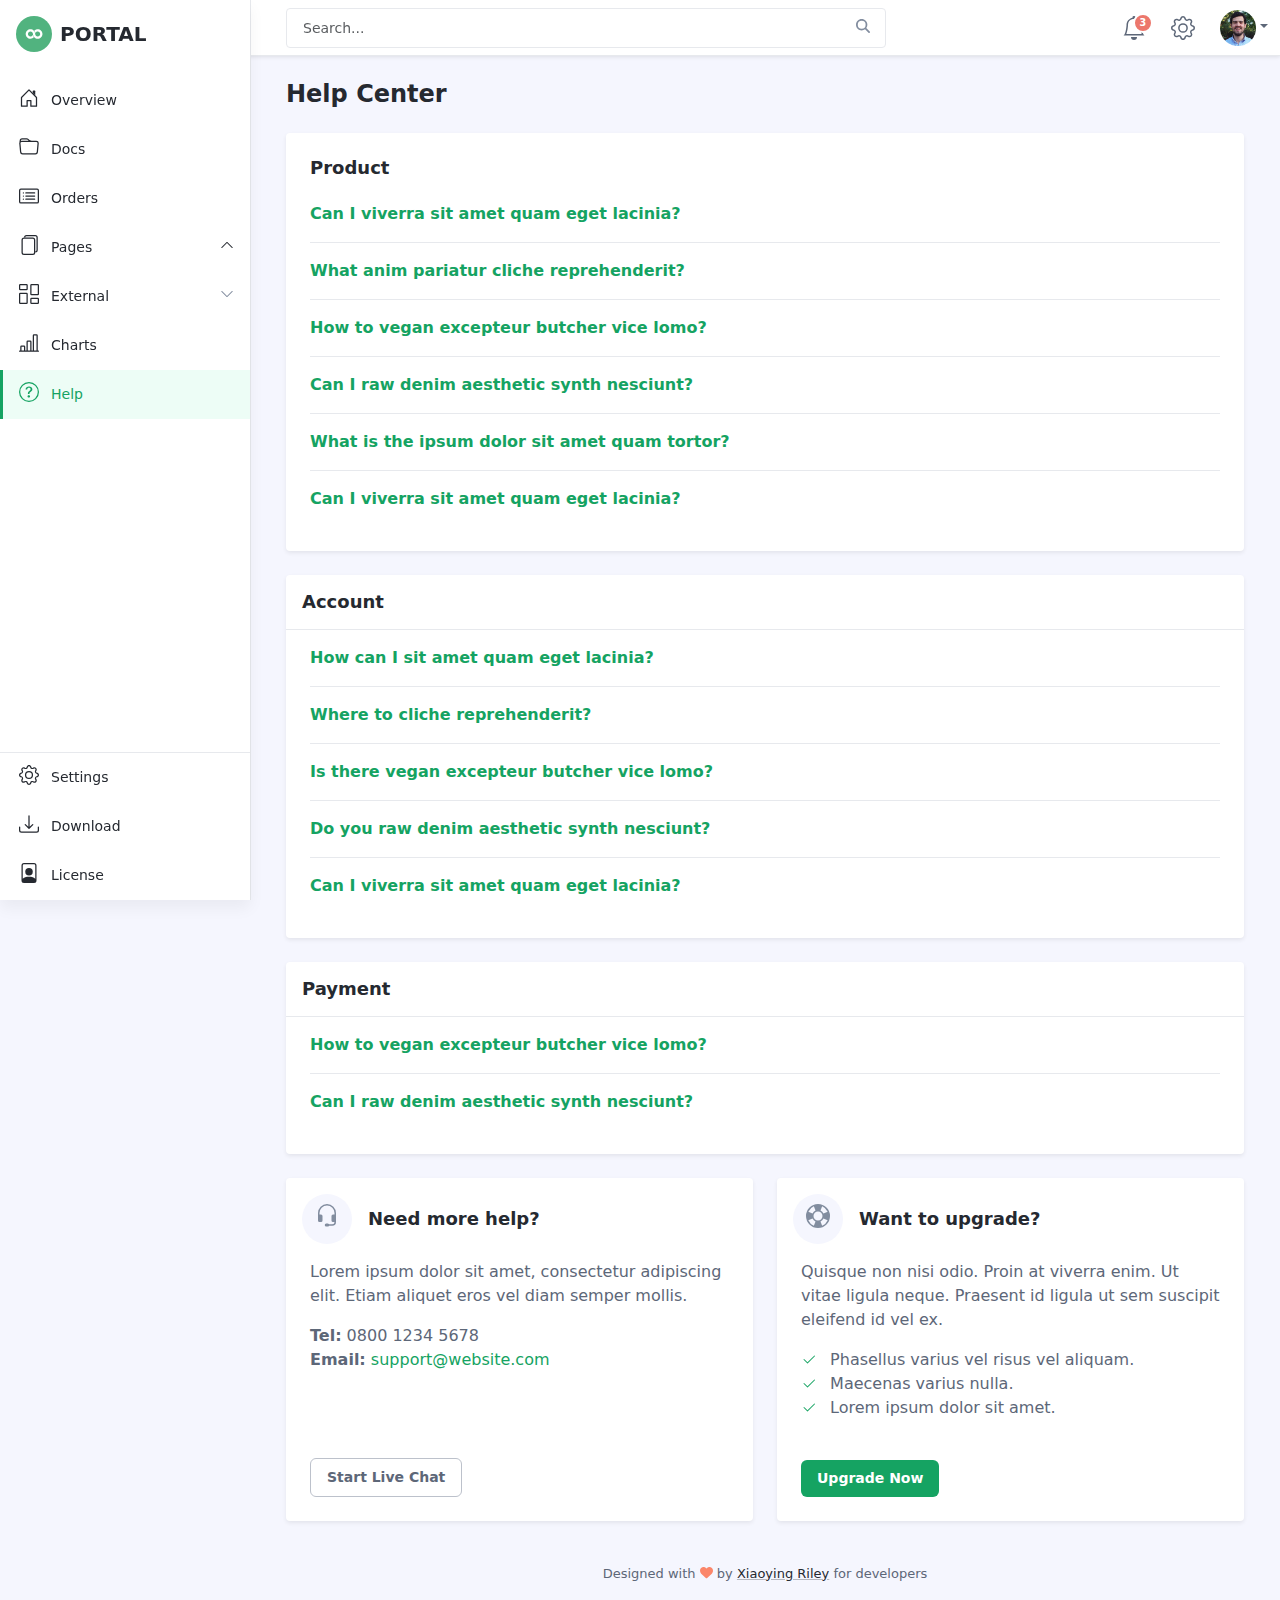
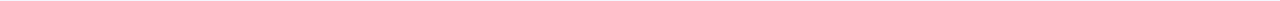
<file: help.html>
<!DOCTYPE html>
<html lang="en"> 
<head>
    <title>Portal - Bootstrap 5 Admin Dashboard Template For Developers</title>
    
    <!-- Meta -->
    <meta charset="utf-8">
    <meta http-equiv="X-UA-Compatible" content="IE=edge">
    <meta name="viewport" content="width=device-width, initial-scale=1.0">
    
    <meta name="description" content="Portal - Bootstrap 5 Admin Dashboard Template For Developers">
    <meta name="author" content="Xiaoying Riley at 3rd Wave Media">    
    <link rel="shortcut icon" href="favicon.ico"> 
    
    <!-- FontAwesome JS-->
    <script defer src="assets/plugins/fontawesome/js/all.min.js"></script>
    
    <!-- App CSS -->  
    <link id="theme-style" rel="stylesheet" href="assets/css/portal.css">

</head> 

<body class="app">   	
    <header class="app-header fixed-top">	   	            
        <div class="app-header-inner">  
	        <div class="container-fluid py-2">
		        <div class="app-header-content"> 
		            <div class="row justify-content-between align-items-center">
			        
				    <div class="col-auto">
					    <a id="sidepanel-toggler" class="sidepanel-toggler d-inline-block d-xl-none" href="#">
						    <svg xmlns="http://www.w3.org/2000/svg" width="30" height="30" viewBox="0 0 30 30" role="img"><title>Menu</title><path stroke="currentColor" stroke-linecap="round" stroke-miterlimit="10" stroke-width="2" d="M4 7h22M4 15h22M4 23h22"></path></svg>
					    </a>
				    </div><!--//col-->
		            <div class="search-mobile-trigger d-sm-none col">
			            <i class="search-mobile-trigger-icon fa-solid fa-magnifying-glass"></i>
			        </div><!--//col-->
		            <div class="app-search-box col">
		                <form class="app-search-form">   
							<input type="text" placeholder="Search..." name="search" class="form-control search-input">
							<button type="submit" class="btn search-btn btn-primary" value="Search"><i class="fa-solid fa-magnifying-glass"></i></button> 
				        </form>
		            </div><!--//app-search-box-->
		            
		            <div class="app-utilities col-auto">
			            <div class="app-utility-item app-notifications-dropdown dropdown">    
				            <a class="dropdown-toggle no-toggle-arrow" id="notifications-dropdown-toggle" data-bs-toggle="dropdown" href="#" role="button" aria-expanded="false" title="Notifications">
					            <!--//Bootstrap Icons: https://icons.getbootstrap.com/ -->
					            <svg width="1em" height="1em" viewBox="0 0 16 16" class="bi bi-bell icon" fill="currentColor" xmlns="http://www.w3.org/2000/svg">
  <path d="M8 16a2 2 0 0 0 2-2H6a2 2 0 0 0 2 2z"/>
  <path fill-rule="evenodd" d="M8 1.918l-.797.161A4.002 4.002 0 0 0 4 6c0 .628-.134 2.197-.459 3.742-.16.767-.376 1.566-.663 2.258h10.244c-.287-.692-.502-1.49-.663-2.258C12.134 8.197 12 6.628 12 6a4.002 4.002 0 0 0-3.203-3.92L8 1.917zM14.22 12c.223.447.481.801.78 1H1c.299-.199.557-.553.78-1C2.68 10.2 3 6.88 3 6c0-2.42 1.72-4.44 4.005-4.901a1 1 0 1 1 1.99 0A5.002 5.002 0 0 1 13 6c0 .88.32 4.2 1.22 6z"/>
</svg>
					            <span class="icon-badge">3</span>
					        </a><!--//dropdown-toggle-->
					        
					        <div class="dropdown-menu p-0" aria-labelledby="notifications-dropdown-toggle">
					            <div class="dropdown-menu-header p-3">
						            <h5 class="dropdown-menu-title mb-0">Notifications</h5>
						        </div><!--//dropdown-menu-title-->
						        <div class="dropdown-menu-content">
							       <div class="item p-3">
								        <div class="row gx-2 justify-content-between align-items-center">
									        <div class="col-auto">
										       <img class="profile-image" src="assets/images/profiles/profile-1.png" alt="">
									        </div><!--//col-->
									        <div class="col">
										        <div class="info"> 
											        <div class="desc">Amy shared a file with you. Lorem ipsum dolor sit amet, consectetur adipiscing elit. </div>
											        <div class="meta"> 2 hrs ago</div>
										        </div>
									        </div><!--//col--> 
								        </div><!--//row-->
								        <a class="link-mask" href="notifications.html"></a>
							       </div><!--//item-->
							       <div class="item p-3">
								        <div class="row gx-2 justify-content-between align-items-center">
									        <div class="col-auto">
										        <div class="app-icon-holder">
											        <svg width="1em" height="1em" viewBox="0 0 16 16" class="bi bi-receipt" fill="currentColor" xmlns="http://www.w3.org/2000/svg">
	  <path fill-rule="evenodd" d="M1.92.506a.5.5 0 0 1 .434.14L3 1.293l.646-.647a.5.5 0 0 1 .708 0L5 1.293l.646-.647a.5.5 0 0 1 .708 0L7 1.293l.646-.647a.5.5 0 0 1 .708 0L9 1.293l.646-.647a.5.5 0 0 1 .708 0l.646.647.646-.647a.5.5 0 0 1 .708 0l.646.647.646-.647a.5.5 0 0 1 .801.13l.5 1A.5.5 0 0 1 15 2v12a.5.5 0 0 1-.053.224l-.5 1a.5.5 0 0 1-.8.13L13 14.707l-.646.647a.5.5 0 0 1-.708 0L11 14.707l-.646.647a.5.5 0 0 1-.708 0L9 14.707l-.646.647a.5.5 0 0 1-.708 0L7 14.707l-.646.647a.5.5 0 0 1-.708 0L5 14.707l-.646.647a.5.5 0 0 1-.708 0L3 14.707l-.646.647a.5.5 0 0 1-.801-.13l-.5-1A.5.5 0 0 1 1 14V2a.5.5 0 0 1 .053-.224l.5-1a.5.5 0 0 1 .367-.27zm.217 1.338L2 2.118v11.764l.137.274.51-.51a.5.5 0 0 1 .707 0l.646.647.646-.646a.5.5 0 0 1 .708 0l.646.646.646-.646a.5.5 0 0 1 .708 0l.646.646.646-.646a.5.5 0 0 1 .708 0l.646.646.646-.646a.5.5 0 0 1 .708 0l.646.646.646-.646a.5.5 0 0 1 .708 0l.509.509.137-.274V2.118l-.137-.274-.51.51a.5.5 0 0 1-.707 0L12 1.707l-.646.647a.5.5 0 0 1-.708 0L10 1.707l-.646.647a.5.5 0 0 1-.708 0L8 1.707l-.646.647a.5.5 0 0 1-.708 0L6 1.707l-.646.647a.5.5 0 0 1-.708 0L4 1.707l-.646.647a.5.5 0 0 1-.708 0l-.509-.51z"/>
	  <path fill-rule="evenodd" d="M3 4.5a.5.5 0 0 1 .5-.5h6a.5.5 0 1 1 0 1h-6a.5.5 0 0 1-.5-.5zm0 2a.5.5 0 0 1 .5-.5h6a.5.5 0 1 1 0 1h-6a.5.5 0 0 1-.5-.5zm0 2a.5.5 0 0 1 .5-.5h6a.5.5 0 1 1 0 1h-6a.5.5 0 0 1-.5-.5zm0 2a.5.5 0 0 1 .5-.5h6a.5.5 0 0 1 0 1h-6a.5.5 0 0 1-.5-.5zm8-6a.5.5 0 0 1 .5-.5h1a.5.5 0 0 1 0 1h-1a.5.5 0 0 1-.5-.5zm0 2a.5.5 0 0 1 .5-.5h1a.5.5 0 0 1 0 1h-1a.5.5 0 0 1-.5-.5zm0 2a.5.5 0 0 1 .5-.5h1a.5.5 0 0 1 0 1h-1a.5.5 0 0 1-.5-.5zm0 2a.5.5 0 0 1 .5-.5h1a.5.5 0 0 1 0 1h-1a.5.5 0 0 1-.5-.5z"/>
	</svg>
										        </div>
									        </div><!--//col-->
									        <div class="col">
										        <div class="info"> 
											        <div class="desc">You have a new invoice. Proin venenatis interdum est.</div>
											        <div class="meta"> 1 day ago</div>
										        </div>
									        </div><!--//col-->
								        </div><!--//row-->
								        <a class="link-mask" href="notifications.html"></a>
							       </div><!--//item-->
							       <div class="item p-3">
								        <div class="row gx-2 justify-content-between align-items-center">
									        <div class="col-auto">
										        <div class="app-icon-holder icon-holder-mono">
											        <svg width="1em" height="1em" viewBox="0 0 16 16" class="bi bi-bar-chart-line" fill="currentColor" xmlns="http://www.w3.org/2000/svg">
  <path fill-rule="evenodd" d="M11 2a1 1 0 0 1 1-1h2a1 1 0 0 1 1 1v12h.5a.5.5 0 0 1 0 1H.5a.5.5 0 0 1 0-1H1v-3a1 1 0 0 1 1-1h2a1 1 0 0 1 1 1v3h1V7a1 1 0 0 1 1-1h2a1 1 0 0 1 1 1v7h1V2zm1 12h2V2h-2v12zm-3 0V7H7v7h2zm-5 0v-3H2v3h2z"/>
</svg>
										        </div>
									        </div><!--//col-->
									        <div class="col">
										        <div class="info"> 
											        <div class="desc">Your report is ready. Proin venenatis interdum est.</div>
											        <div class="meta"> 3 days ago</div>
										        </div>
									        </div><!--//col-->
								        </div><!--//row-->
								        <a class="link-mask" href="notifications.html"></a>
							       </div><!--//item-->
							       <div class="item p-3">
								        <div class="row gx-2 justify-content-between align-items-center">
									        <div class="col-auto">
										       <img class="profile-image" src="assets/images/profiles/profile-2.png" alt="">
									        </div><!--//col-->
									        <div class="col">
										        <div class="info"> 
											        <div class="desc">James sent you a new message.</div>
											        <div class="meta"> 7 days ago</div>
										        </div>
									        </div><!--//col--> 
								        </div><!--//row-->
								        <a class="link-mask" href="#"></a>
							       </div><!--//item-->
						        </div><!--//dropdown-menu-content-->
						        
						        <div class="dropdown-menu-footer p-2 text-center">
							        <a href="notifications.html">View all</a>
						        </div>
															
							</div><!--//dropdown-menu-->					        
				        </div><!--//app-utility-item-->
			            <div class="app-utility-item">
				            <a href="settings.html" title="Settings">
					            <!--//Bootstrap Icons: https://icons.getbootstrap.com/ -->
					            <svg width="1em" height="1em" viewBox="0 0 16 16" class="bi bi-gear icon" fill="currentColor" xmlns="http://www.w3.org/2000/svg">
  <path fill-rule="evenodd" d="M8.837 1.626c-.246-.835-1.428-.835-1.674 0l-.094.319A1.873 1.873 0 0 1 4.377 3.06l-.292-.16c-.764-.415-1.6.42-1.184 1.185l.159.292a1.873 1.873 0 0 1-1.115 2.692l-.319.094c-.835.246-.835 1.428 0 1.674l.319.094a1.873 1.873 0 0 1 1.115 2.693l-.16.291c-.415.764.42 1.6 1.185 1.184l.292-.159a1.873 1.873 0 0 1 2.692 1.116l.094.318c.246.835 1.428.835 1.674 0l.094-.319a1.873 1.873 0 0 1 2.693-1.115l.291.16c.764.415 1.6-.42 1.184-1.185l-.159-.291a1.873 1.873 0 0 1 1.116-2.693l.318-.094c.835-.246.835-1.428 0-1.674l-.319-.094a1.873 1.873 0 0 1-1.115-2.692l.16-.292c.415-.764-.42-1.6-1.185-1.184l-.291.159A1.873 1.873 0 0 1 8.93 1.945l-.094-.319zm-2.633-.283c.527-1.79 3.065-1.79 3.592 0l.094.319a.873.873 0 0 0 1.255.52l.292-.16c1.64-.892 3.434.901 2.54 2.541l-.159.292a.873.873 0 0 0 .52 1.255l.319.094c1.79.527 1.79 3.065 0 3.592l-.319.094a.873.873 0 0 0-.52 1.255l.16.292c.893 1.64-.902 3.434-2.541 2.54l-.292-.159a.873.873 0 0 0-1.255.52l-.094.319c-.527 1.79-3.065 1.79-3.592 0l-.094-.319a.873.873 0 0 0-1.255-.52l-.292.16c-1.64.893-3.433-.902-2.54-2.541l.159-.292a.873.873 0 0 0-.52-1.255l-.319-.094c-1.79-.527-1.79-3.065 0-3.592l.319-.094a.873.873 0 0 0 .52-1.255l-.16-.292c-.892-1.64.902-3.433 2.541-2.54l.292.159a.873.873 0 0 0 1.255-.52l.094-.319z"/>
  <path fill-rule="evenodd" d="M8 5.754a2.246 2.246 0 1 0 0 4.492 2.246 2.246 0 0 0 0-4.492zM4.754 8a3.246 3.246 0 1 1 6.492 0 3.246 3.246 0 0 1-6.492 0z"/>
</svg>
					        </a>
					    </div><!--//app-utility-item-->
			            
			            <div class="app-utility-item app-user-dropdown dropdown">
				            <a class="dropdown-toggle" id="user-dropdown-toggle" data-bs-toggle="dropdown" href="#" role="button" aria-expanded="false"><img src="assets/images/user.png" alt="user profile"></a>
				            <ul class="dropdown-menu" aria-labelledby="user-dropdown-toggle">
								<li><a class="dropdown-item" href="account.html">Account</a></li>
								<li><a class="dropdown-item" href="settings.html">Settings</a></li>
								<li><hr class="dropdown-divider"></li>
								<li><a class="dropdown-item" href="login.html">Log Out</a></li>
							</ul>
			            </div><!--//app-user-dropdown-->  
		            </div><!--//app-utilities-->
		        </div><!--//row-->
	            </div><!--//app-header-content-->
	        </div><!--//container-fluid-->
        </div><!--//app-header-inner-->
        <div id="app-sidepanel" class="app-sidepanel sidepanel-hidden"> 
	        <div id="sidepanel-drop" class="sidepanel-drop"></div>
	        <div class="sidepanel-inner d-flex flex-column">
		        <a href="#" id="sidepanel-close" class="sidepanel-close d-xl-none">&times;</a>
		        <div class="app-branding">
		            <a class="app-logo" href="index.html"><img class="logo-icon me-2" src="assets/images/app-logo.svg" alt="logo"><span class="logo-text">PORTAL</span></a>
	
		        </div><!--//app-branding-->  
			    <nav id="app-nav-main" class="app-nav app-nav-main flex-grow-1">
				    <ul class="app-menu list-unstyled accordion" id="menu-accordion">
					    <li class="nav-item">
					        <!--//Bootstrap Icons: https://icons.getbootstrap.com/ -->
					        <a class="nav-link" href="index.html">
						        <span class="nav-icon">
						        <svg width="1em" height="1em" viewBox="0 0 16 16" class="bi bi-house-door" fill="currentColor" xmlns="http://www.w3.org/2000/svg">
		  <path fill-rule="evenodd" d="M7.646 1.146a.5.5 0 0 1 .708 0l6 6a.5.5 0 0 1 .146.354v7a.5.5 0 0 1-.5.5H9.5a.5.5 0 0 1-.5-.5v-4H7v4a.5.5 0 0 1-.5.5H2a.5.5 0 0 1-.5-.5v-7a.5.5 0 0 1 .146-.354l6-6zM2.5 7.707V14H6v-4a.5.5 0 0 1 .5-.5h3a.5.5 0 0 1 .5.5v4h3.5V7.707L8 2.207l-5.5 5.5z"/>
		  <path fill-rule="evenodd" d="M13 2.5V6l-2-2V2.5a.5.5 0 0 1 .5-.5h1a.5.5 0 0 1 .5.5z"/>
		</svg>
						         </span>
		                         <span class="nav-link-text">Overview</span>
					        </a><!--//nav-link-->
					    </li><!--//nav-item-->
					    <li class="nav-item">
					        <!--//Bootstrap Icons: https://icons.getbootstrap.com/ -->
					        <a class="nav-link" href="docs.html">
						        <span class="nav-icon">
						        <svg width="1em" height="1em" viewBox="0 0 16 16" class="bi bi-folder" fill="currentColor" xmlns="http://www.w3.org/2000/svg">
  <path d="M9.828 4a3 3 0 0 1-2.12-.879l-.83-.828A1 1 0 0 0 6.173 2H2.5a1 1 0 0 0-1 .981L1.546 4h-1L.5 3a2 2 0 0 1 2-2h3.672a2 2 0 0 1 1.414.586l.828.828A2 2 0 0 0 9.828 3v1z"/>
  <path fill-rule="evenodd" d="M13.81 4H2.19a1 1 0 0 0-.996 1.09l.637 7a1 1 0 0 0 .995.91h10.348a1 1 0 0 0 .995-.91l.637-7A1 1 0 0 0 13.81 4zM2.19 3A2 2 0 0 0 .198 5.181l.637 7A2 2 0 0 0 2.826 14h10.348a2 2 0 0 0 1.991-1.819l.637-7A2 2 0 0 0 13.81 3H2.19z"/>
</svg>
						         </span>
		                         <span class="nav-link-text">Docs</span>
					        </a><!--//nav-link-->
					    </li><!--//nav-item-->
					    <li class="nav-item">
					        <!--//Bootstrap Icons: https://icons.getbootstrap.com/ -->
					        <a class="nav-link" href="orders.html">
						        <span class="nav-icon">
						        <svg width="1em" height="1em" viewBox="0 0 16 16" class="bi bi-card-list" fill="currentColor" xmlns="http://www.w3.org/2000/svg">
  <path fill-rule="evenodd" d="M14.5 3h-13a.5.5 0 0 0-.5.5v9a.5.5 0 0 0 .5.5h13a.5.5 0 0 0 .5-.5v-9a.5.5 0 0 0-.5-.5zm-13-1A1.5 1.5 0 0 0 0 3.5v9A1.5 1.5 0 0 0 1.5 14h13a1.5 1.5 0 0 0 1.5-1.5v-9A1.5 1.5 0 0 0 14.5 2h-13z"/>
  <path fill-rule="evenodd" d="M5 8a.5.5 0 0 1 .5-.5h7a.5.5 0 0 1 0 1h-7A.5.5 0 0 1 5 8zm0-2.5a.5.5 0 0 1 .5-.5h7a.5.5 0 0 1 0 1h-7a.5.5 0 0 1-.5-.5zm0 5a.5.5 0 0 1 .5-.5h7a.5.5 0 0 1 0 1h-7a.5.5 0 0 1-.5-.5z"/>
  <circle cx="3.5" cy="5.5" r=".5"/>
  <circle cx="3.5" cy="8" r=".5"/>
  <circle cx="3.5" cy="10.5" r=".5"/>
</svg>
						         </span>
		                         <span class="nav-link-text">Orders</span>
					        </a><!--//nav-link-->
					    </li><!--//nav-item-->
					    <li class="nav-item has-submenu">
					        <!--//Bootstrap Icons: https://icons.getbootstrap.com/ -->
					        <a class="nav-link submenu-toggle" href="#" data-bs-toggle="collapse" data-bs-target="#submenu-1" aria-expanded="true" aria-controls="submenu-1">
						        <span class="nav-icon">
						        <!--//Bootstrap Icons: https://icons.getbootstrap.com/ -->
						        <svg width="1em" height="1em" viewBox="0 0 16 16" class="bi bi-files" fill="currentColor" xmlns="http://www.w3.org/2000/svg">
	  <path fill-rule="evenodd" d="M4 2h7a2 2 0 0 1 2 2v10a2 2 0 0 1-2 2H4a2 2 0 0 1-2-2V4a2 2 0 0 1 2-2zm0 1a1 1 0 0 0-1 1v10a1 1 0 0 0 1 1h7a1 1 0 0 0 1-1V4a1 1 0 0 0-1-1H4z"/>
	  <path d="M6 0h7a2 2 0 0 1 2 2v10a2 2 0 0 1-2 2v-1a1 1 0 0 0 1-1V2a1 1 0 0 0-1-1H6a1 1 0 0 0-1 1H4a2 2 0 0 1 2-2z"/>
	</svg>
						         </span>
		                         <span class="nav-link-text">Pages</span>
		                         <span class="submenu-arrow">
		                             <svg width="1em" height="1em" viewBox="0 0 16 16" class="bi bi-chevron-down" fill="currentColor" xmlns="http://www.w3.org/2000/svg">
	  <path fill-rule="evenodd" d="M1.646 4.646a.5.5 0 0 1 .708 0L8 10.293l5.646-5.647a.5.5 0 0 1 .708.708l-6 6a.5.5 0 0 1-.708 0l-6-6a.5.5 0 0 1 0-.708z"/>
	</svg>
	                             </span><!--//submenu-arrow-->
					        </a><!--//nav-link-->
					        <div id="submenu-1" class="collapse submenu submenu-1" data-bs-parent="#menu-accordion">
						        <ul class="submenu-list list-unstyled">
							        <li class="submenu-item"><a class="submenu-link" href="notifications.html">Notifications</a></li>
							        <li class="submenu-item"><a class="submenu-link" href="account.html">Account</a></li>
							        <li class="submenu-item"><a class="submenu-link" href="settings.html">Settings</a></li>
							        
						        </ul>
					        </div>
					    </li><!--//nav-item-->
					    <li class="nav-item has-submenu">
					        <!--//Bootstrap Icons: https://icons.getbootstrap.com/ -->
					        <a class="nav-link submenu-toggle" href="#" data-bs-toggle="collapse" data-bs-target="#submenu-2" aria-expanded="false" aria-controls="submenu-2">
						        <span class="nav-icon">
						        <!--//Bootstrap Icons: https://icons.getbootstrap.com/ -->
						        <svg width="1em" height="1em" viewBox="0 0 16 16" class="bi bi-columns-gap" fill="currentColor" xmlns="http://www.w3.org/2000/svg">
	  <path fill-rule="evenodd" d="M6 1H1v3h5V1zM1 0a1 1 0 0 0-1 1v3a1 1 0 0 0 1 1h5a1 1 0 0 0 1-1V1a1 1 0 0 0-1-1H1zm14 12h-5v3h5v-3zm-5-1a1 1 0 0 0-1 1v3a1 1 0 0 0 1 1h5a1 1 0 0 0 1-1v-3a1 1 0 0 0-1-1h-5zM6 8H1v7h5V8zM1 7a1 1 0 0 0-1 1v7a1 1 0 0 0 1 1h5a1 1 0 0 0 1-1V8a1 1 0 0 0-1-1H1zm14-6h-5v7h5V1zm-5-1a1 1 0 0 0-1 1v7a1 1 0 0 0 1 1h5a1 1 0 0 0 1-1V1a1 1 0 0 0-1-1h-5z"/>
	</svg>
						         </span>
		                         <span class="nav-link-text">External</span>
		                         <span class="submenu-arrow">
		                             <svg width="1em" height="1em" viewBox="0 0 16 16" class="bi bi-chevron-down" fill="currentColor" xmlns="http://www.w3.org/2000/svg">
	  <path fill-rule="evenodd" d="M1.646 4.646a.5.5 0 0 1 .708 0L8 10.293l5.646-5.647a.5.5 0 0 1 .708.708l-6 6a.5.5 0 0 1-.708 0l-6-6a.5.5 0 0 1 0-.708z"/>
	</svg>
	                             </span><!--//submenu-arrow-->
					        </a><!--//nav-link-->
					        <div id="submenu-2" class="collapse submenu submenu-2" data-bs-parent="#menu-accordion">
						        <ul class="submenu-list list-unstyled">
							        <li class="submenu-item"><a class="submenu-link" href="login.html">Login</a></li>
							        <li class="submenu-item"><a class="submenu-link" href="signup.html">Signup</a></li>
							        <li class="submenu-item"><a class="submenu-link" href="reset-password.html">Reset password</a></li>
							        <li class="submenu-item"><a class="submenu-link" href="404.html">404 page</a></li>
						        </ul>
					        </div>
					    </li><!--//nav-item-->
					    
					    <li class="nav-item">
					        <!--//Bootstrap Icons: https://icons.getbootstrap.com/ -->
					        <a class="nav-link" href="charts.html">
						        <span class="nav-icon">
						        <svg width="1em" height="1em" viewBox="0 0 16 16" class="bi bi-bar-chart-line" fill="currentColor" xmlns="http://www.w3.org/2000/svg">
	  <path fill-rule="evenodd" d="M11 2a1 1 0 0 1 1-1h2a1 1 0 0 1 1 1v12h.5a.5.5 0 0 1 0 1H.5a.5.5 0 0 1 0-1H1v-3a1 1 0 0 1 1-1h2a1 1 0 0 1 1 1v3h1V7a1 1 0 0 1 1-1h2a1 1 0 0 1 1 1v7h1V2zm1 12h2V2h-2v12zm-3 0V7H7v7h2zm-5 0v-3H2v3h2z"/>
	</svg>
						         </span>
		                         <span class="nav-link-text">Charts</span>
					        </a><!--//nav-link-->
					    </li><!--//nav-item-->
					    <li class="nav-item">
					        <!--//Bootstrap Icons: https://icons.getbootstrap.com/ -->
					        <a class="nav-link active" href="help.html">
						        <span class="nav-icon">
						        <svg width="1em" height="1em" viewBox="0 0 16 16" class="bi bi-question-circle" fill="currentColor" xmlns="http://www.w3.org/2000/svg">
  <path fill-rule="evenodd" d="M8 15A7 7 0 1 0 8 1a7 7 0 0 0 0 14zm0 1A8 8 0 1 0 8 0a8 8 0 0 0 0 16z"/>
  <path d="M5.255 5.786a.237.237 0 0 0 .241.247h.825c.138 0 .248-.113.266-.25.09-.656.54-1.134 1.342-1.134.686 0 1.314.343 1.314 1.168 0 .635-.374.927-.965 1.371-.673.489-1.206 1.06-1.168 1.987l.003.217a.25.25 0 0 0 .25.246h.811a.25.25 0 0 0 .25-.25v-.105c0-.718.273-.927 1.01-1.486.609-.463 1.244-.977 1.244-2.056 0-1.511-1.276-2.241-2.673-2.241-1.267 0-2.655.59-2.75 2.286zm1.557 5.763c0 .533.425.927 1.01.927.609 0 1.028-.394 1.028-.927 0-.552-.42-.94-1.029-.94-.584 0-1.009.388-1.009.94z"/>
</svg>
						         </span>
		                         <span class="nav-link-text">Help</span>
					        </a><!--//nav-link-->
					    </li><!--//nav-item-->
				    </ul><!--//app-menu-->
			    </nav><!--//app-nav-->
			    <div class="app-sidepanel-footer">
				    <nav class="app-nav app-nav-footer">
					    <ul class="app-menu footer-menu list-unstyled">
						    <li class="nav-item">
						        <!--//Bootstrap Icons: https://icons.getbootstrap.com/ -->
						        <a class="nav-link" href="settings.html">
							        <span class="nav-icon">
							            <svg width="1em" height="1em" viewBox="0 0 16 16" class="bi bi-gear" fill="currentColor" xmlns="http://www.w3.org/2000/svg">
	  <path fill-rule="evenodd" d="M8.837 1.626c-.246-.835-1.428-.835-1.674 0l-.094.319A1.873 1.873 0 0 1 4.377 3.06l-.292-.16c-.764-.415-1.6.42-1.184 1.185l.159.292a1.873 1.873 0 0 1-1.115 2.692l-.319.094c-.835.246-.835 1.428 0 1.674l.319.094a1.873 1.873 0 0 1 1.115 2.693l-.16.291c-.415.764.42 1.6 1.185 1.184l.292-.159a1.873 1.873 0 0 1 2.692 1.116l.094.318c.246.835 1.428.835 1.674 0l.094-.319a1.873 1.873 0 0 1 2.693-1.115l.291.16c.764.415 1.6-.42 1.184-1.185l-.159-.291a1.873 1.873 0 0 1 1.116-2.693l.318-.094c.835-.246.835-1.428 0-1.674l-.319-.094a1.873 1.873 0 0 1-1.115-2.692l.16-.292c.415-.764-.42-1.6-1.185-1.184l-.291.159A1.873 1.873 0 0 1 8.93 1.945l-.094-.319zm-2.633-.283c.527-1.79 3.065-1.79 3.592 0l.094.319a.873.873 0 0 0 1.255.52l.292-.16c1.64-.892 3.434.901 2.54 2.541l-.159.292a.873.873 0 0 0 .52 1.255l.319.094c1.79.527 1.79 3.065 0 3.592l-.319.094a.873.873 0 0 0-.52 1.255l.16.292c.893 1.64-.902 3.434-2.541 2.54l-.292-.159a.873.873 0 0 0-1.255.52l-.094.319c-.527 1.79-3.065 1.79-3.592 0l-.094-.319a.873.873 0 0 0-1.255-.52l-.292.16c-1.64.893-3.433-.902-2.54-2.541l.159-.292a.873.873 0 0 0-.52-1.255l-.319-.094c-1.79-.527-1.79-3.065 0-3.592l.319-.094a.873.873 0 0 0 .52-1.255l-.16-.292c-.892-1.64.902-3.433 2.541-2.54l.292.159a.873.873 0 0 0 1.255-.52l.094-.319z"/>
	  <path fill-rule="evenodd" d="M8 5.754a2.246 2.246 0 1 0 0 4.492 2.246 2.246 0 0 0 0-4.492zM4.754 8a3.246 3.246 0 1 1 6.492 0 3.246 3.246 0 0 1-6.492 0z"/>
	</svg>
							        </span>
			                        <span class="nav-link-text">Settings</span>
						        </a><!--//nav-link-->
						    </li><!--//nav-item-->
						    <li class="nav-item">
						        <!--//Bootstrap Icons: https://icons.getbootstrap.com/ -->
						        <a class="nav-link" href="https://themes.3rdwavemedia.com/bootstrap-templates/admin-dashboard/portal-free-bootstrap-admin-dashboard-template-for-developers/">
							        <span class="nav-icon">
							            <svg width="1em" height="1em" viewBox="0 0 16 16" class="bi bi-download" fill="currentColor" xmlns="http://www.w3.org/2000/svg">
	  <path fill-rule="evenodd" d="M.5 9.9a.5.5 0 0 1 .5.5v2.5a1 1 0 0 0 1 1h12a1 1 0 0 0 1-1v-2.5a.5.5 0 0 1 1 0v2.5a2 2 0 0 1-2 2H2a2 2 0 0 1-2-2v-2.5a.5.5 0 0 1 .5-.5z"/>
	  <path fill-rule="evenodd" d="M7.646 11.854a.5.5 0 0 0 .708 0l3-3a.5.5 0 0 0-.708-.708L8.5 10.293V1.5a.5.5 0 0 0-1 0v8.793L5.354 8.146a.5.5 0 1 0-.708.708l3 3z"/>
	</svg>
							        </span>
			                        <span class="nav-link-text">Download</span>
						        </a><!--//nav-link-->
						    </li><!--//nav-item-->
						    <li class="nav-item">
						        <!--//Bootstrap Icons: https://icons.getbootstrap.com/ -->
						        <a class="nav-link" href="https://themes.3rdwavemedia.com/bootstrap-templates/admin-dashboard/portal-free-bootstrap-admin-dashboard-template-for-developers/">
							        <span class="nav-icon">
							            <svg width="1em" height="1em" viewBox="0 0 16 16" class="bi bi-file-person" fill="currentColor" xmlns="http://www.w3.org/2000/svg">
	  <path fill-rule="evenodd" d="M12 1H4a1 1 0 0 0-1 1v10.755S4 11 8 11s5 1.755 5 1.755V2a1 1 0 0 0-1-1zM4 0a2 2 0 0 0-2 2v12a2 2 0 0 0 2 2h8a2 2 0 0 0 2-2V2a2 2 0 0 0-2-2H4z"/>
	  <path fill-rule="evenodd" d="M8 10a3 3 0 1 0 0-6 3 3 0 0 0 0 6z"/>
	</svg>
							        </span>
			                        <span class="nav-link-text">License</span>
						        </a><!--//nav-link-->
						    </li><!--//nav-item-->
					    </ul><!--//footer-menu-->
				    </nav>
			    </div><!--//app-sidepanel-footer-->
	        </div><!--//sidepanel-inner-->
	    </div><!--//app-sidepanel-->
    </header><!--//app-header-->
    
    <div class="app-wrapper">
	    
	    <div class="app-content pt-3 p-md-3 p-lg-4">
		    <div class="container-xl">
			    
			    <h1 class="app-page-title">Help Center</h1>
                <div class="app-card app-card-accordion shadow-sm mb-4">
				    <div class="app-card-header p-4 pb-2  border-0">
				       <h4 class="app-card-title">Product</h4>
				    </div><!--//app-card-header-->
				    <div class="app-card-body p-4 pt-0">
					    <div id="faq1-accordion" class="faq1-accordion faq-accordion accordion">
						    
						    <div class="accordion-item">
							    <h2 class="accordion-header" id="faq1-heading-1">
							      <button class="accordion-button btn btn-link" type="button" data-bs-toggle="collapse"  data-bs-target="#faq1-1" aria-expanded="false" aria-controls="faq1-1">
							        Can I viverra sit amet quam eget lacinia?
							      </button>
							    </h2>
							    <div id="faq1-1" class="accordion-collapse collapse border-0" aria-labelledby="faq1-heading-1">
							        <div class="accordion-body text-start p4">
							            Anim pariatur cliche reprehenderit, enim eiusmod high life
	                                    accusamus terry richardson ad squid. 3 wolf moon officia
	                                    aute, non cupidatat skateboard dolor brunch. Food truck
	                                    quinoa nesciunt laborum eiusmod. Brunch 3 wolf moon tempor,
	                                    sunt aliqua put a bird on it squid single-origin coffee
	                                    nulla assumenda shoreditch et. Nihil anim keffiyeh
	                                    helvetica, craft beer labore wes anderson cred nesciunt
	                                    sapiente ea proident. Ad vegan excepteur butcher vice lomo.
	                                    Leggings occaecat craft beer farm-to-table, raw denim
	                                    aesthetic synth nesciunt you probably haven't heard of them
	                                    accusamus labore sustainable VHS.
							        </div>
							    </div>
							</div><!--//accordion-item-->
						    
						    <div class="accordion-item">
							    <h2 class="accordion-header" id="faq1-heading-2">
							      <button class="accordion-button btn btn-link" type="button" data-bs-toggle="collapse"  data-bs-target="#faq1-2" aria-expanded="false" aria-controls="faq1-2">
							        What anim pariatur cliche reprehenderit?
							      </button>
							    </h2>
							    <div id="faq1-2" class="accordion-collapse collapse border-0" aria-labelledby="faq1-heading-2">
							        <div class="accordion-body text-start p4">
							            Anim pariatur cliche reprehenderit, enim eiusmod high life
	                                    accusamus terry richardson ad squid. 3 wolf moon officia
	                                    aute, non cupidatat skateboard dolor brunch. Food truck
	                                    quinoa nesciunt laborum eiusmod. Brunch 3 wolf moon tempor,
	                                    sunt aliqua put a bird on it squid single-origin coffee
	                                    nulla assumenda shoreditch et. Nihil anim keffiyeh
	                                    helvetica, craft beer labore wes anderson cred nesciunt
	                                    sapiente ea proident. Ad vegan excepteur butcher vice lomo.
	                                    Leggings occaecat craft beer farm-to-table, raw denim
	                                    aesthetic synth nesciunt you probably haven't heard of them
	                                    accusamus labore sustainable VHS.
							        </div>
							    </div>
							</div><!--//accordion-item-->
						    
						    
						    <div class="accordion-item">
							    <h2 class="accordion-header" id="faq1-heading-3">
							      <button class="accordion-button btn btn-link" type="button" data-bs-toggle="collapse"  data-bs-target="#faq1-3" aria-expanded="false" aria-controls="faq1-3">
							        How to vegan excepteur butcher vice lomo?
							      </button>
							    </h2>
							    <div id="faq1-3" class="accordion-collapse collapse border-0" aria-labelledby="faq1-heading-3">
							        <div class="accordion-body text-start p4">
							            Anim pariatur cliche reprehenderit, enim eiusmod high life
	                                    accusamus terry richardson ad squid. 3 wolf moon officia
	                                    aute, non cupidatat skateboard dolor brunch. Food truck
	                                    quinoa nesciunt laborum eiusmod. Brunch 3 wolf moon tempor,
	                                    sunt aliqua put a bird on it squid single-origin coffee
	                                    nulla assumenda shoreditch et. Nihil anim keffiyeh
	                                    helvetica, craft beer labore wes anderson cred nesciunt
	                                    sapiente ea proident. Ad vegan excepteur butcher vice lomo.
	                                    Leggings occaecat craft beer farm-to-table, raw denim
	                                    aesthetic synth nesciunt you probably haven't heard of them
	                                    accusamus labore sustainable VHS.
							        </div>
							    </div>
							</div><!--//accordion-item-->
							
							<div class="accordion-item">
							    <h2 class="accordion-header" id="faq1-heading-4">
							      <button class="accordion-button btn btn-link" type="button" data-bs-toggle="collapse"  data-bs-target="#faq1-4" aria-expanded="false" aria-controls="faq1-4">
							        Can I raw denim aesthetic synth nesciunt?
							      </button>
							    </h2>
							    <div id="faq1-4" class="accordion-collapse collapse border-0" aria-labelledby="faq1-heading-4">
							        <div class="accordion-body text-start p4">
							            Anim pariatur cliche reprehenderit, enim eiusmod high life
	                                    accusamus terry richardson ad squid. 3 wolf moon officia
	                                    aute, non cupidatat skateboard dolor brunch. Food truck
	                                    quinoa nesciunt laborum eiusmod. Brunch 3 wolf moon tempor,
	                                    sunt aliqua put a bird on it squid single-origin coffee
	                                    nulla assumenda shoreditch et. Nihil anim keffiyeh
	                                    helvetica, craft beer labore wes anderson cred nesciunt
	                                    sapiente ea proident. Ad vegan excepteur butcher vice lomo.
	                                    Leggings occaecat craft beer farm-to-table, raw denim
	                                    aesthetic synth nesciunt you probably haven't heard of them
	                                    accusamus labore sustainable VHS.
							        </div>
							    </div>
							</div><!--//accordion-item-->
							
							<div class="accordion-item">
							    <h2 class="accordion-header" id="faq1-heading-5">
							      <button class="accordion-button btn btn-link" type="button" data-bs-toggle="collapse"  data-bs-target="#faq1-5" aria-expanded="false" aria-controls="faq1-5">
							        What is the ipsum dolor sit amet quam tortor?
							      </button>
							    </h2>
							    <div id="faq1-5" class="accordion-collapse collapse border-0" aria-labelledby="faq1-heading-5">
							        <div class="accordion-body text-start p4">
							            Anim pariatur cliche reprehenderit, enim eiusmod high life
	                                    accusamus terry richardson ad squid. 3 wolf moon officia
	                                    aute, non cupidatat skateboard dolor brunch. Food truck
	                                    quinoa nesciunt laborum eiusmod. Brunch 3 wolf moon tempor,
	                                    sunt aliqua put a bird on it squid single-origin coffee
	                                    nulla assumenda shoreditch et. Nihil anim keffiyeh
	                                    helvetica, craft beer labore wes anderson cred nesciunt
	                                    sapiente ea proident. Ad vegan excepteur butcher vice lomo.
	                                    Leggings occaecat craft beer farm-to-table, raw denim
	                                    aesthetic synth nesciunt you probably haven't heard of them
	                                    accusamus labore sustainable VHS.
							        </div>
							    </div>
							</div><!--//accordion-item-->
							
							<div class="accordion-item">
							    <h2 class="accordion-header" id="faq1-heading-6">
							      <button class="accordion-button btn btn-link" type="button" data-bs-toggle="collapse"  data-bs-target="#faq1-6" aria-expanded="false" aria-controls="faq1-6">
							        Can I viverra sit amet quam eget lacinia?
							      </button>
							    </h2>
							    <div id="faq1-6" class="accordion-collapse collapse border-0" aria-labelledby="faq1-heading-6">
							        <div class="accordion-body text-start p4">
							            Anim pariatur cliche reprehenderit, enim eiusmod high life
	                                    accusamus terry richardson ad squid. 3 wolf moon officia
	                                    aute, non cupidatat skateboard dolor brunch. Food truck
	                                    quinoa nesciunt laborum eiusmod. Brunch 3 wolf moon tempor,
	                                    sunt aliqua put a bird on it squid single-origin coffee
	                                    nulla assumenda shoreditch et. Nihil anim keffiyeh
	                                    helvetica, craft beer labore wes anderson cred nesciunt
	                                    sapiente ea proident. Ad vegan excepteur butcher vice lomo.
	                                    Leggings occaecat craft beer farm-to-table, raw denim
	                                    aesthetic synth nesciunt you probably haven't heard of them
	                                    accusamus labore sustainable VHS.
							        </div>
							    </div>
							</div><!--//accordion-item-->
							                  
	                    </div><!--//faq1-accordion-->
				    </div><!--//app-card-body-->
				</div><!--//app-card-->
			    <div class="app-card app-card-accordion shadow-sm mb-4">
				    <div class="app-card-header p-3">
				       <h4 class="app-card-title">Account</h4>
				    </div><!--//app-card-header-->
				    <div class="app-card-body p-4 pt-0">
					    <div id="faq2-accordion" class="faq2-accordion faq-accordion accordion">
                            <div class="accordion-item">
							    <h2 class="accordion-header" id="faq2-heading-1">
							      <button class="accordion-button btn btn-link" type="button" data-bs-toggle="collapse"  data-bs-target="#faq2-1" aria-expanded="false" aria-controls="faq2-1">
							        How can I sit amet quam eget lacinia?
							      </button>
							    </h2>
							    <div id="faq2-1" class="accordion-collapse collapse border-0" aria-labelledby="faq2-heading-1">
							        <div class="accordion-body text-start p4">
							            Anim pariatur cliche reprehenderit, enim eiusmod high life
	                                    accusamus terry richardson ad squid. 3 wolf moon officia
	                                    aute, non cupidatat skateboard dolor brunch. Food truck
	                                    quinoa nesciunt laborum eiusmod. Brunch 3 wolf moon tempor,
	                                    sunt aliqua put a bird on it squid single-origin coffee
	                                    nulla assumenda shoreditch et. Nihil anim keffiyeh
	                                    helvetica, craft beer labore wes anderson cred nesciunt
	                                    sapiente ea proident. Ad vegan excepteur butcher vice lomo.
	                                    Leggings occaecat craft beer farm-to-table, raw denim
	                                    aesthetic synth nesciunt you probably haven't heard of them
	                                    accusamus labore sustainable VHS.
							        </div>
							    </div>
							</div><!--//accordion-item-->
						    
						    <div class="accordion-item">
							    <h2 class="accordion-header" id="faq2-heading-2">
							      <button class="accordion-button btn btn-link" type="button" data-bs-toggle="collapse"  data-bs-target="#faq2-2" aria-expanded="false" aria-controls="faq2-2">
							        Where to cliche reprehenderit?
							      </button>
							    </h2>
							    <div id="faq2-2" class="accordion-collapse collapse border-0" aria-labelledby="faq2-heading-2">
							        <div class="accordion-body text-start p4">
							            Anim pariatur cliche reprehenderit, enim eiusmod high life
	                                    accusamus terry richardson ad squid. 3 wolf moon officia
	                                    aute, non cupidatat skateboard dolor brunch. Food truck
	                                    quinoa nesciunt laborum eiusmod. Brunch 3 wolf moon tempor,
	                                    sunt aliqua put a bird on it squid single-origin coffee
	                                    nulla assumenda shoreditch et. Nihil anim keffiyeh
	                                    helvetica, craft beer labore wes anderson cred nesciunt
	                                    sapiente ea proident. Ad vegan excepteur butcher vice lomo.
	                                    Leggings occaecat craft beer farm-to-table, raw denim
	                                    aesthetic synth nesciunt you probably haven't heard of them
	                                    accusamus labore sustainable VHS.
							        </div>
							    </div>
							</div><!--//accordion-item-->
						    
						    
						    <div class="accordion-item">
							    <h2 class="accordion-header" id="faq2-heading-3">
							      <button class="accordion-button btn btn-link" type="button" data-bs-toggle="collapse"  data-bs-target="#faq2-3" aria-expanded="false" aria-controls="faq2-3">
							        Is there vegan excepteur butcher vice lomo?
							      </button>
							    </h2>
							    <div id="faq2-3" class="accordion-collapse collapse border-0" aria-labelledby="faq2-heading-3">
							        <div class="accordion-body text-start p4">
							            Anim pariatur cliche reprehenderit, enim eiusmod high life
	                                    accusamus terry richardson ad squid. 3 wolf moon officia
	                                    aute, non cupidatat skateboard dolor brunch. Food truck
	                                    quinoa nesciunt laborum eiusmod. Brunch 3 wolf moon tempor,
	                                    sunt aliqua put a bird on it squid single-origin coffee
	                                    nulla assumenda shoreditch et. Nihil anim keffiyeh
	                                    helvetica, craft beer labore wes anderson cred nesciunt
	                                    sapiente ea proident. Ad vegan excepteur butcher vice lomo.
	                                    Leggings occaecat craft beer farm-to-table, raw denim
	                                    aesthetic synth nesciunt you probably haven't heard of them
	                                    accusamus labore sustainable VHS.
							        </div>
							    </div>
							</div><!--//accordion-item-->
							
							<div class="accordion-item">
							    <h2 class="accordion-header" id="faq2-heading-4">
							      <button class="accordion-button btn btn-link" type="button" data-bs-toggle="collapse"  data-bs-target="#faq2-4" aria-expanded="false" aria-controls="faq2-4">
							        Do you raw denim aesthetic synth nesciunt?
							      </button>
							    </h2>
							    <div id="faq2-4" class="accordion-collapse collapse border-0" aria-labelledby="faq2-heading-4">
							        <div class="accordion-body text-start p4">
							            Anim pariatur cliche reprehenderit, enim eiusmod high life
	                                    accusamus terry richardson ad squid. 3 wolf moon officia
	                                    aute, non cupidatat skateboard dolor brunch. Food truck
	                                    quinoa nesciunt laborum eiusmod. Brunch 3 wolf moon tempor,
	                                    sunt aliqua put a bird on it squid single-origin coffee
	                                    nulla assumenda shoreditch et. Nihil anim keffiyeh
	                                    helvetica, craft beer labore wes anderson cred nesciunt
	                                    sapiente ea proident. Ad vegan excepteur butcher vice lomo.
	                                    Leggings occaecat craft beer farm-to-table, raw denim
	                                    aesthetic synth nesciunt you probably haven't heard of them
	                                    accusamus labore sustainable VHS.
							        </div>
							    </div>
							</div><!--//accordion-item-->
							
							<div class="accordion-item">
							    <h2 class="accordion-header" id="faq2-heading-5">
							      <button class="accordion-button btn btn-link" type="button" data-bs-toggle="collapse"  data-bs-target="#faq2-5" aria-expanded="false" aria-controls="faq5">
							        Can I viverra sit amet quam eget lacinia?
							      </button>
							    </h2>
							    <div id="faq2-5" class="accordion-collapse collapse border-0" aria-labelledby="faq2-heading-5">
							        <div class="accordion-body text-start p4">
							            Anim pariatur cliche reprehenderit, enim eiusmod high life
	                                    accusamus terry richardson ad squid. 3 wolf moon officia
	                                    aute, non cupidatat skateboard dolor brunch. Food truck
	                                    quinoa nesciunt laborum eiusmod. Brunch 3 wolf moon tempor,
	                                    sunt aliqua put a bird on it squid single-origin coffee
	                                    nulla assumenda shoreditch et. Nihil anim keffiyeh
	                                    helvetica, craft beer labore wes anderson cred nesciunt
	                                    sapiente ea proident. Ad vegan excepteur butcher vice lomo.
	                                    Leggings occaecat craft beer farm-to-table, raw denim
	                                    aesthetic synth nesciunt you probably haven't heard of them
	                                    accusamus labore sustainable VHS.
							        </div>
							    </div>
							</div><!--//accordion-item-->
							                     
	                    </div><!--//faq2-accordion-->
				    </div><!--//app-card-body-->
				</div><!--//app-card-->
				<div class="app-card app-card-accordion shadow-sm mb-4">
				    <div class="app-card-header p-3">
				       <h4 class="app-card-title">Payment</h4>
				    </div><!--//app-card-header-->
				    <div class="app-card-body p-4 pt-0">
					    <div id="faq3-accordion" class="faq3-accordion faq-accordion accordion">
                            <div class="accordion-item">
							    <h2 class="accordion-header" id="faq3-heading-1">
							      <button class="accordion-button btn btn-link" type="button" data-bs-toggle="collapse"  data-bs-target="#faq3-1" aria-expanded="false" aria-controls="faq3-1">
							        How to vegan excepteur butcher vice lomo?
							      </button>
							    </h2>
							    <div id="faq3-1" class="accordion-collapse collapse border-0" aria-labelledby="faq3-heading-1">
							        <div class="accordion-body text-start p4">
							            Anim pariatur cliche reprehenderit, enim eiusmod high life
	                                    accusamus terry richardson ad squid. 3 wolf moon officia
	                                    aute, non cupidatat skateboard dolor brunch. Food truck
	                                    quinoa nesciunt laborum eiusmod. Brunch 3 wolf moon tempor,
	                                    sunt aliqua put a bird on it squid single-origin coffee
	                                    nulla assumenda shoreditch et. Nihil anim keffiyeh
	                                    helvetica, craft beer labore wes anderson cred nesciunt
	                                    sapiente ea proident. Ad vegan excepteur butcher vice lomo.
	                                    Leggings occaecat craft beer farm-to-table, raw denim
	                                    aesthetic synth nesciunt you probably haven't heard of them
	                                    accusamus labore sustainable VHS.
							        </div>
							    </div>
							</div><!--//accordion-item-->
						    
						    <div class="accordion-item">
							    <h2 class="accordion-header" id="faq3-heading-2">
							      <button class="accordion-button btn btn-link" type="button" data-bs-toggle="collapse"  data-bs-target="#faq3-2" aria-expanded="false" aria-controls="faq3-2">
							        Can I raw denim aesthetic synth nesciunt?
							      </button>
							    </h2>
							    <div id="faq3-2" class="accordion-collapse collapse border-0" aria-labelledby="faq3-heading-2">
							        <div class="accordion-body text-start p4">
							            Anim pariatur cliche reprehenderit, enim eiusmod high life
	                                    accusamus terry richardson ad squid. 3 wolf moon officia
	                                    aute, non cupidatat skateboard dolor brunch. Food truck
	                                    quinoa nesciunt laborum eiusmod. Brunch 3 wolf moon tempor,
	                                    sunt aliqua put a bird on it squid single-origin coffee
	                                    nulla assumenda shoreditch et. Nihil anim keffiyeh
	                                    helvetica, craft beer labore wes anderson cred nesciunt
	                                    sapiente ea proident. Ad vegan excepteur butcher vice lomo.
	                                    Leggings occaecat craft beer farm-to-table, raw denim
	                                    aesthetic synth nesciunt you probably haven't heard of them
	                                    accusamus labore sustainable VHS.
							        </div>
							    </div>
							</div><!--//accordion-item-->
                                                                              
	                    </div><!--//faq3-accordion-->
				    </div><!--//app-card-body-->
				</div><!--//app-card-->
				
				<div class="row g-4">
					<div class="col-12 col-md-6">
						<div class="app-card app-card-basic d-flex flex-column align-items-start shadow-sm">
						    <div class="app-card-header p-3 border-bottom-0">
						        <div class="row align-items-center gx-3">
							        <div class="col-auto">
								        <div class="app-icon-holder icon-holder-mono">
										    <svg width="1em" height="1em" viewBox="0 0 16 16" class="bi bi-headset" fill="currentColor" xmlns="http://www.w3.org/2000/svg">
  <path fill-rule="evenodd" d="M8 1a5 5 0 0 0-5 5v4.5H2V6a6 6 0 1 1 12 0v4.5h-1V6a5 5 0 0 0-5-5z"/>
  <path d="M11 8a1 1 0 0 1 1-1h2v4a1 1 0 0 1-1 1h-1a1 1 0 0 1-1-1V8zM5 8a1 1 0 0 0-1-1H2v4a1 1 0 0 0 1 1h1a1 1 0 0 0 1-1V8z"/>
  <path fill-rule="evenodd" d="M13.5 8.5a.5.5 0 0 1 .5.5v3a2.5 2.5 0 0 1-2.5 2.5H8a.5.5 0 0 1 0-1h3.5A1.5 1.5 0 0 0 13 12V9a.5.5 0 0 1 .5-.5z"/>
  <path d="M6.5 14a1 1 0 0 1 1-1h1a1 1 0 1 1 0 2h-1a1 1 0 0 1-1-1z"/>
</svg>
									    </div><!--//icon-holder-->
						                
							        </div><!--//col-->
							        <div class="col-auto">
								        <h4 class="app-card-title">Need more help?</h4>
							        </div><!--//col-->
						        </div><!--//row-->
						    </div><!--//app-card-header-->
						    <div class="app-card-body px-4">
							    
							    <div class="intro mb-3">Lorem ipsum dolor sit amet, consectetur adipiscing elit. Etiam aliquet eros vel diam semper mollis.</div>
							    <ul class="list-unstyled">
								    <li><strong>Tel:</strong> 0800 1234 5678</li>
								    <li><strong>Email:</strong> <a href="#">support@website.com</a></li>
							    </ul>
						    </div><!--//app-card-body-->
						    <div class="app-card-footer p-4 mt-auto">
							   <a class="btn app-btn-secondary" href="#">Start Live Chat</a>
						    </div><!--//app-card-footer-->
						</div><!--//app-card-->
					</div><!--//col-->
					<div class="col-12 col-md-6">
						<div class="app-card app-card-basic d-flex flex-column align-items-start shadow-sm">
						    <div class="app-card-header p-3 border-bottom-0">
						        <div class="row align-items-center gx-3">
							        <div class="col-auto">
								        <div class="app-icon-holder icon-holder-mono">
										    <svg width="1em" height="1em" viewBox="0 0 16 16" class="bi bi-life-preserver" fill="currentColor" xmlns="http://www.w3.org/2000/svg">
  <path fill-rule="evenodd" d="M14.43 10.772l-2.788-1.115a4.015 4.015 0 0 1-1.985 1.985l1.115 2.788a7.025 7.025 0 0 0 3.658-3.658zM5.228 14.43l1.115-2.788a4.015 4.015 0 0 1-1.985-1.985L1.57 10.772a7.025 7.025 0 0 0 3.658 3.658zm9.202-9.202a7.025 7.025 0 0 0-3.658-3.658L9.657 4.358a4.015 4.015 0 0 1 1.985 1.985l2.788-1.115zm-8.087-.87L5.228 1.57A7.025 7.025 0 0 0 1.57 5.228l2.788 1.115a4.015 4.015 0 0 1 1.985-1.985zM8 16A8 8 0 1 0 8 0a8 8 0 0 0 0 16zm0-5a3 3 0 1 0 0-6 3 3 0 0 0 0 6z"/>
</svg>
									    </div><!--//icon-holder-->
						                
							        </div><!--//col-->
							        <div class="col-auto">
								        <h4 class="app-card-title">Want to upgrade?</h4>
							        </div><!--//col-->
						        </div><!--//row-->
						    </div><!--//app-card-header-->
						    <div class="app-card-body px-4">
							    
							    <div class="intro mb-3">Quisque non nisi odio. Proin at viverra enim. Ut vitae ligula neque. Praesent id ligula ut sem suscipit eleifend id vel ex.</div>
							    <ul class="list-unstyled">
								    <li>
									    <svg width="1em" height="1em" viewBox="0 0 16 16" class="bi bi-check2 text-primary me-2" fill="currentColor" xmlns="http://www.w3.org/2000/svg">
	  <path fill-rule="evenodd" d="M13.854 3.646a.5.5 0 0 1 0 .708l-7 7a.5.5 0 0 1-.708 0l-3.5-3.5a.5.5 0 1 1 .708-.708L6.5 10.293l6.646-6.647a.5.5 0 0 1 .708 0z"/>
	</svg> 
                                        Phasellus varius vel risus vel aliquam.
                                    </li>
                                    <li>
									    <svg width="1em" height="1em" viewBox="0 0 16 16" class="bi bi-check2 text-primary me-2" fill="currentColor" xmlns="http://www.w3.org/2000/svg">
	  <path fill-rule="evenodd" d="M13.854 3.646a.5.5 0 0 1 0 .708l-7 7a.5.5 0 0 1-.708 0l-3.5-3.5a.5.5 0 1 1 .708-.708L6.5 10.293l6.646-6.647a.5.5 0 0 1 .708 0z"/>
	</svg> 
                                        Maecenas varius nulla.
                                    </li>
                                     <li>
									    <svg width="1em" height="1em" viewBox="0 0 16 16" class="bi bi-check2 text-primary me-2" fill="currentColor" xmlns="http://www.w3.org/2000/svg">
	  <path fill-rule="evenodd" d="M13.854 3.646a.5.5 0 0 1 0 .708l-7 7a.5.5 0 0 1-.708 0l-3.5-3.5a.5.5 0 1 1 .708-.708L6.5 10.293l6.646-6.647a.5.5 0 0 1 .708 0z"/>
	</svg> 
                                        Lorem ipsum dolor sit amet.
                                    </li>

							    </ul>
						    </div><!--//app-card-body-->
						    <div class="app-card-footer p-4 mt-auto">
							   <a class="btn app-btn-primary" href="#">Upgrade Now</a>
						    </div><!--//app-card-footer-->
						</div><!--//app-card-->
					</div><!--//col-->
				</div><!--//row-->
			    
		    </div><!--//container-fluid-->
	    </div><!--//app-content-->
	    
	    <footer class="app-footer">
		    <div class="container text-center py-3">
		         <!--/* This template is free as long as you keep the footer attribution link. If you'd like to use the template without the attribution link, you can buy the commercial license via our website: themes.3rdwavemedia.com Thank you for your support. :) */-->
            <small class="copyright">Designed with <span class="sr-only">love</span><i class="fas fa-heart" style="color: #fb866a;"></i> by <a class="app-link" href="http://themes.3rdwavemedia.com" target="_blank">Xiaoying Riley</a> for developers</small>
		       
		    </div>
	    </footer><!--//app-footer-->
	    
    </div><!--//app-wrapper-->    					

 
    <!-- Javascript -->          
    <script src="assets/plugins/popper.min.js"></script>
    <script src="assets/plugins/bootstrap/js/bootstrap.min.js"></script>  
    
    <!-- Page Specific JS -->
    <script src="assets/js/app.js"></script> 

</body>
</html>
</file>
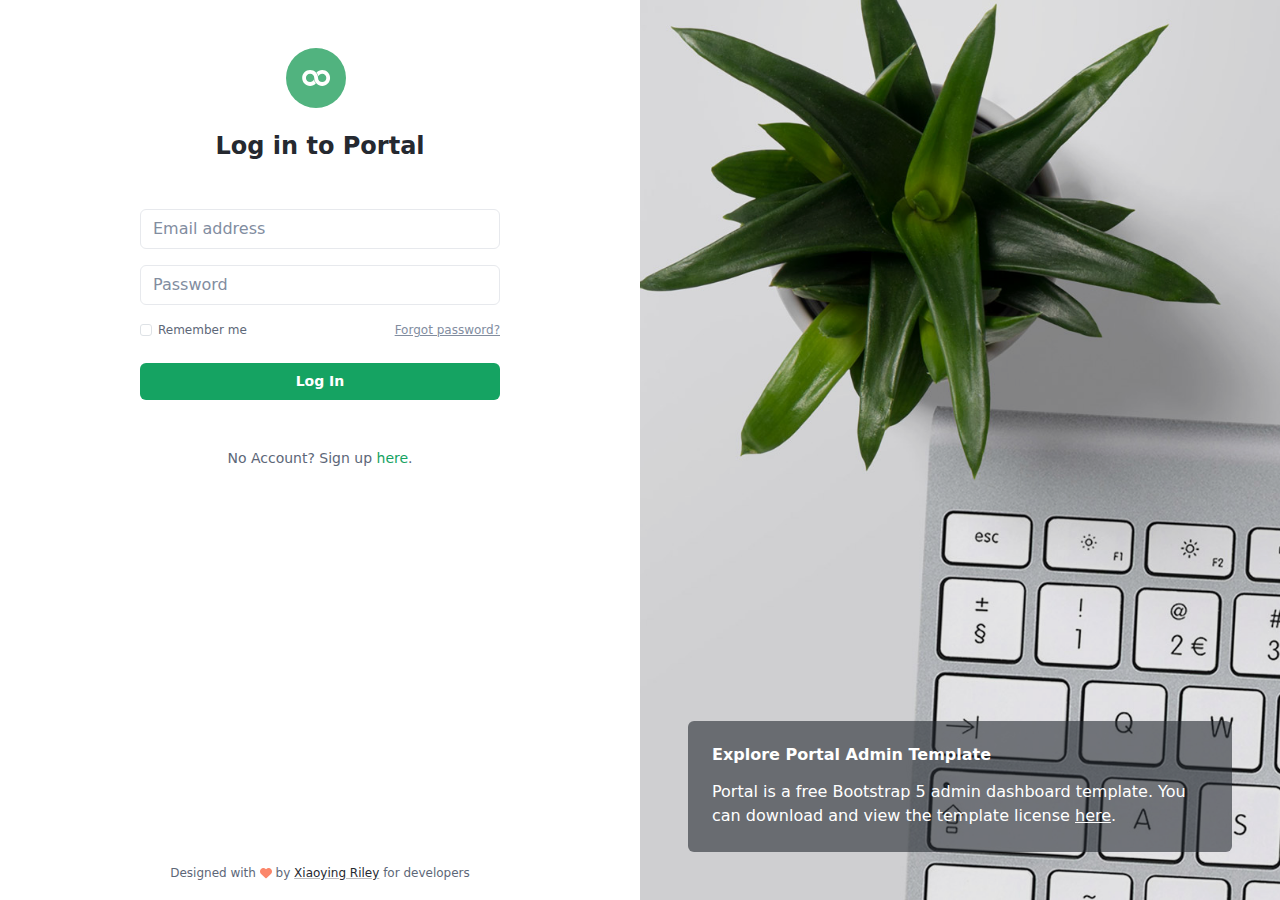
<file: login.html>
<!DOCTYPE html>
<html lang="en"> 
<head>
    <title>Portal - Bootstrap 5 Admin Dashboard Template For Developers</title>
    
    <!-- Meta -->
    <meta charset="utf-8">
    <meta http-equiv="X-UA-Compatible" content="IE=edge">
    <meta name="viewport" content="width=device-width, initial-scale=1.0">
    
    <meta name="description" content="Portal - Bootstrap 5 Admin Dashboard Template For Developers">
    <meta name="author" content="Xiaoying Riley at 3rd Wave Media">    
    <link rel="shortcut icon" href="favicon.ico"> 
    
    <!-- FontAwesome JS-->
    <script defer src="assets/plugins/fontawesome/js/all.min.js"></script>
    
    <!-- App CSS -->  
    <link id="theme-style" rel="stylesheet" href="assets/css/portal.css">

</head> 

<body class="app app-login p-0">    	
    <div class="row g-0 app-auth-wrapper">
	    <div class="col-12 col-md-7 col-lg-6 auth-main-col text-center p-5">
		    <div class="d-flex flex-column align-content-end">
			    <div class="app-auth-body mx-auto">	
				    <div class="app-auth-branding mb-4"><a class="app-logo" href="index.html"><img class="logo-icon me-2" src="assets/images/app-logo.svg" alt="logo"></a></div>
					<h2 class="auth-heading text-center mb-5">Log in to Portal</h2>
			        <div class="auth-form-container text-start">
						<form class="auth-form login-form">         
							<div class="email mb-3">
								<label class="sr-only" for="signin-email">Email</label>
								<input id="signin-email" name="signin-email" type="email" class="form-control signin-email" placeholder="Email address" required="required">
							</div><!--//form-group-->
							<div class="password mb-3">
								<label class="sr-only" for="signin-password">Password</label>
								<input id="signin-password" name="signin-password" type="password" class="form-control signin-password" placeholder="Password" required="required">
								<div class="extra mt-3 row justify-content-between">
									<div class="col-6">
										<div class="form-check">
											<input class="form-check-input" type="checkbox" value="" id="RememberPassword">
											<label class="form-check-label" for="RememberPassword">
											Remember me
											</label>
										</div>
									</div><!--//col-6-->
									<div class="col-6">
										<div class="forgot-password text-end">
											<a href="reset-password.html">Forgot password?</a>
										</div>
									</div><!--//col-6-->
								</div><!--//extra-->
							</div><!--//form-group-->
							<div class="text-center">
								<button type="submit" class="btn app-btn-primary w-100 theme-btn mx-auto">Log In</button>
							</div>
						</form>
						
						<div class="auth-option text-center pt-5">No Account? Sign up <a class="text-link" href="signup.html" >here</a>.</div>
					</div><!--//auth-form-container-->	

			    </div><!--//auth-body-->
		    
			    <footer class="app-auth-footer">
				    <div class="container text-center py-3">
				         <!--/* This template is free as long as you keep the footer attribution link. If you'd like to use the template without the attribution link, you can buy the commercial license via our website: themes.3rdwavemedia.com Thank you for your support. :) */-->
			        <small class="copyright">Designed with <span class="sr-only">love</span><i class="fas fa-heart" style="color: #fb866a;"></i> by <a class="app-link" href="http://themes.3rdwavemedia.com" target="_blank">Xiaoying Riley</a> for developers</small>
				       
				    </div>
			    </footer><!--//app-auth-footer-->	
		    </div><!--//flex-column-->   
	    </div><!--//auth-main-col-->
	    <div class="col-12 col-md-5 col-lg-6 h-100 auth-background-col">
		    <div class="auth-background-holder">
		    </div>
		    <div class="auth-background-mask"></div>
		    <div class="auth-background-overlay p-3 p-lg-5">
			    <div class="d-flex flex-column align-content-end h-100">
				    <div class="h-100"></div>
				    <div class="overlay-content p-3 p-lg-4 rounded">
					    <h5 class="mb-3 overlay-title">Explore Portal Admin Template</h5>
					    <div>Portal is a free Bootstrap 5 admin dashboard template. You can download and view the template license <a href="https://themes.3rdwavemedia.com/bootstrap-templates/admin-dashboard/portal-free-bootstrap-admin-dashboard-template-for-developers/">here</a>.</div>
				    </div>
				</div>
		    </div><!--//auth-background-overlay-->
	    </div><!--//auth-background-col-->
    
    </div><!--//row-->


</body>
</html>
</file>
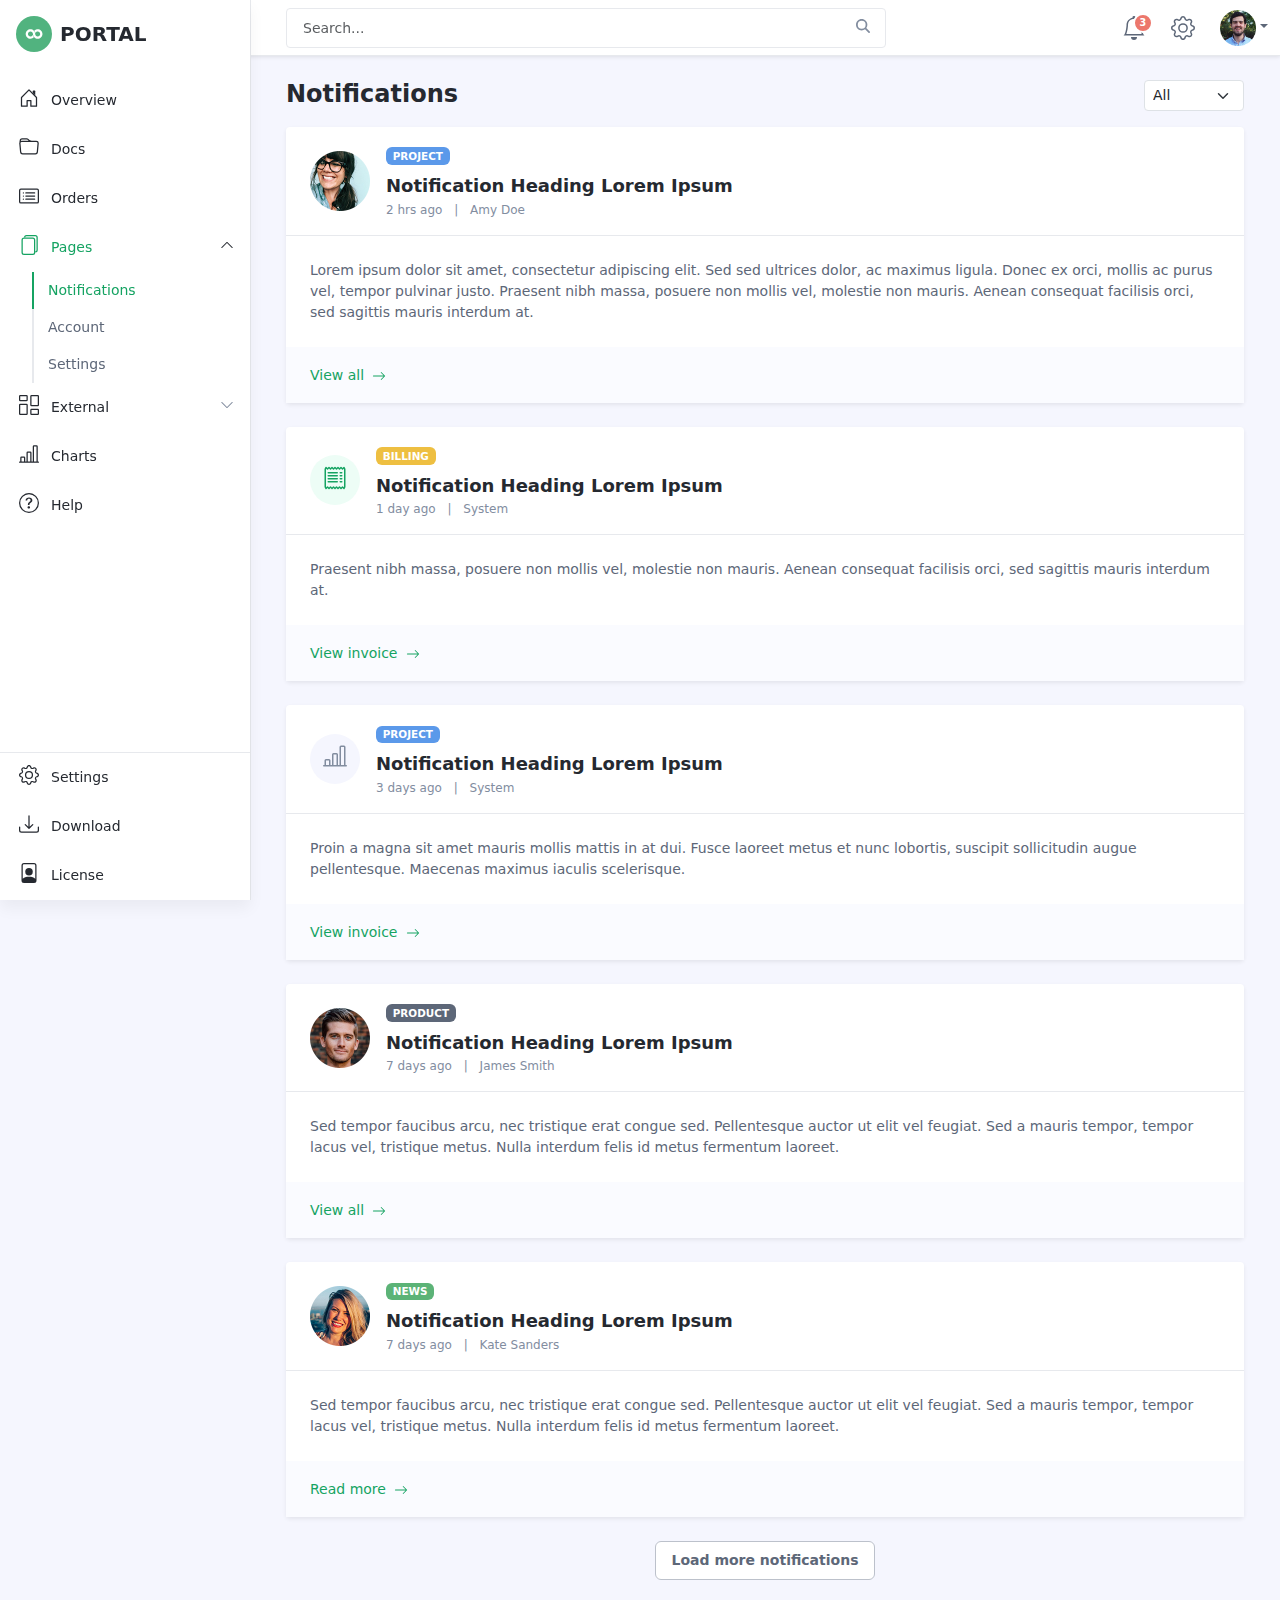
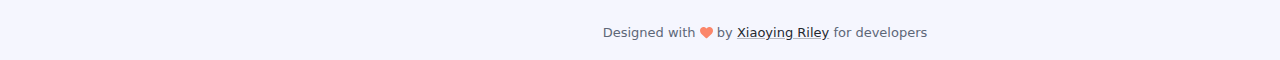
<file: notifications.html>
<!DOCTYPE html>
<html lang="en"> 
<head>
    <title>Portal - Bootstrap 5 Admin Dashboard Template For Developers</title>
	
    <!-- Meta -->
    <meta charset="utf-8">
    <meta http-equiv="X-UA-Compatible" content="IE=edge">
    <meta name="viewport" content="width=device-width, initial-scale=1.0">
    
    <meta name="description" content="Portal - Bootstrap 5 Admin Dashboard Template For Developers">
    <meta name="author" content="Xiaoying Riley at 3rd Wave Media">    
    <link rel="shortcut icon" href="favicon.ico"> 
    
    <!-- FontAwesome JS-->
    <script defer src="assets/plugins/fontawesome/js/all.min.js"></script>
    
    <!-- App CSS -->  
    <link id="theme-style" rel="stylesheet" href="assets/css/portal.css">

</head> 

<body class="app">   	
    <header class="app-header fixed-top">	   	            
        <div class="app-header-inner">  
	        <div class="container-fluid py-2">
		        <div class="app-header-content"> 
		            <div class="row justify-content-between align-items-center">
			        
				    <div class="col-auto">
					    <a id="sidepanel-toggler" class="sidepanel-toggler d-inline-block d-xl-none" href="#">
						    <svg xmlns="http://www.w3.org/2000/svg" width="30" height="30" viewBox="0 0 30 30" role="img"><title>Menu</title><path stroke="currentColor" stroke-linecap="round" stroke-miterlimit="10" stroke-width="2" d="M4 7h22M4 15h22M4 23h22"></path></svg>
					    </a>
				    </div><!--//col-->
		            <div class="search-mobile-trigger d-sm-none col">
			            <i class="search-mobile-trigger-icon fa-solid fa-magnifying-glass"></i>
			        </div><!--//col-->
		            <div class="app-search-box col">
		                <form class="app-search-form">   
							<input type="text" placeholder="Search..." name="search" class="form-control search-input">
							<button type="submit" class="btn search-btn btn-primary" value="Search"><i class="fa-solid fa-magnifying-glass"></i></button> 
				        </form>
		            </div><!--//app-search-box-->
		            
		            <div class="app-utilities col-auto">
			            <div class="app-utility-item app-notifications-dropdown dropdown">    
				            <a class="dropdown-toggle no-toggle-arrow" id="notifications-dropdown-toggle" data-bs-toggle="dropdown" href="#" role="button" aria-expanded="false" title="Notifications">
					            <!--//Bootstrap Icons: https://icons.getbootstrap.com/ -->
					            <svg width="1em" height="1em" viewBox="0 0 16 16" class="bi bi-bell icon" fill="currentColor" xmlns="http://www.w3.org/2000/svg">
  <path d="M8 16a2 2 0 0 0 2-2H6a2 2 0 0 0 2 2z"/>
  <path fill-rule="evenodd" d="M8 1.918l-.797.161A4.002 4.002 0 0 0 4 6c0 .628-.134 2.197-.459 3.742-.16.767-.376 1.566-.663 2.258h10.244c-.287-.692-.502-1.49-.663-2.258C12.134 8.197 12 6.628 12 6a4.002 4.002 0 0 0-3.203-3.92L8 1.917zM14.22 12c.223.447.481.801.78 1H1c.299-.199.557-.553.78-1C2.68 10.2 3 6.88 3 6c0-2.42 1.72-4.44 4.005-4.901a1 1 0 1 1 1.99 0A5.002 5.002 0 0 1 13 6c0 .88.32 4.2 1.22 6z"/>
</svg>
					            <span class="icon-badge">3</span>
					        </a><!--//dropdown-toggle-->
					        
					        <div class="dropdown-menu p-0" aria-labelledby="notifications-dropdown-toggle">
					            <div class="dropdown-menu-header p-3">
						            <h5 class="dropdown-menu-title mb-0">Notifications</h5>
						        </div><!--//dropdown-menu-title-->
								<?php
 include('fetchallcategories.php'); 
?>
						        <div class="dropdown-menu-content">
							       <div class="item p-3">
								        <div class="row gx-2 justify-content-between align-items-center">
									        <div class="col-auto">
										       <img class="profile-image" src="assets/images/profiles/profile-1.png" alt="">
									        </div><!--//col-->
									        <div class="col">
										        <div class="info"> 
											        <div class="desc">Amy shared a file with you. Lorem ipsum dolor sit amet, consectetur adipiscing elit. </div>
											        <div class="meta"> 2 hrs ago</div>
										        </div>
									        </div><!--//col--> 
								        </div><!--//row-->
								        <a class="link-mask" href="notifications.html"></a>
							       </div><!--//item-->
							       <div class="item p-3">
								        <div class="row gx-2 justify-content-between align-items-center">
									        <div class="col-auto">
										        <div class="app-icon-holder">
											        <svg width="1em" height="1em" viewBox="0 0 16 16" class="bi bi-receipt" fill="currentColor" xmlns="http://www.w3.org/2000/svg">
	  <path fill-rule="evenodd" d="M1.92.506a.5.5 0 0 1 .434.14L3 1.293l.646-.647a.5.5 0 0 1 .708 0L5 1.293l.646-.647a.5.5 0 0 1 .708 0L7 1.293l.646-.647a.5.5 0 0 1 .708 0L9 1.293l.646-.647a.5.5 0 0 1 .708 0l.646.647.646-.647a.5.5 0 0 1 .708 0l.646.647.646-.647a.5.5 0 0 1 .801.13l.5 1A.5.5 0 0 1 15 2v12a.5.5 0 0 1-.053.224l-.5 1a.5.5 0 0 1-.8.13L13 14.707l-.646.647a.5.5 0 0 1-.708 0L11 14.707l-.646.647a.5.5 0 0 1-.708 0L9 14.707l-.646.647a.5.5 0 0 1-.708 0L7 14.707l-.646.647a.5.5 0 0 1-.708 0L5 14.707l-.646.647a.5.5 0 0 1-.708 0L3 14.707l-.646.647a.5.5 0 0 1-.801-.13l-.5-1A.5.5 0 0 1 1 14V2a.5.5 0 0 1 .053-.224l.5-1a.5.5 0 0 1 .367-.27zm.217 1.338L2 2.118v11.764l.137.274.51-.51a.5.5 0 0 1 .707 0l.646.647.646-.646a.5.5 0 0 1 .708 0l.646.646.646-.646a.5.5 0 0 1 .708 0l.646.646.646-.646a.5.5 0 0 1 .708 0l.646.646.646-.646a.5.5 0 0 1 .708 0l.646.646.646-.646a.5.5 0 0 1 .708 0l.509.509.137-.274V2.118l-.137-.274-.51.51a.5.5 0 0 1-.707 0L12 1.707l-.646.647a.5.5 0 0 1-.708 0L10 1.707l-.646.647a.5.5 0 0 1-.708 0L8 1.707l-.646.647a.5.5 0 0 1-.708 0L6 1.707l-.646.647a.5.5 0 0 1-.708 0L4 1.707l-.646.647a.5.5 0 0 1-.708 0l-.509-.51z"/>
	  <path fill-rule="evenodd" d="M3 4.5a.5.5 0 0 1 .5-.5h6a.5.5 0 1 1 0 1h-6a.5.5 0 0 1-.5-.5zm0 2a.5.5 0 0 1 .5-.5h6a.5.5 0 1 1 0 1h-6a.5.5 0 0 1-.5-.5zm0 2a.5.5 0 0 1 .5-.5h6a.5.5 0 1 1 0 1h-6a.5.5 0 0 1-.5-.5zm0 2a.5.5 0 0 1 .5-.5h6a.5.5 0 0 1 0 1h-6a.5.5 0 0 1-.5-.5zm8-6a.5.5 0 0 1 .5-.5h1a.5.5 0 0 1 0 1h-1a.5.5 0 0 1-.5-.5zm0 2a.5.5 0 0 1 .5-.5h1a.5.5 0 0 1 0 1h-1a.5.5 0 0 1-.5-.5zm0 2a.5.5 0 0 1 .5-.5h1a.5.5 0 0 1 0 1h-1a.5.5 0 0 1-.5-.5zm0 2a.5.5 0 0 1 .5-.5h1a.5.5 0 0 1 0 1h-1a.5.5 0 0 1-.5-.5z"/>
	</svg>
										        </div>
									        </div><!--//col-->
									        <div class="col">
										        <div class="info"> 
											        <div class="desc">You have a new invoice. Proin venenatis interdum est.</div>
											        <div class="meta"> 1 day ago</div>
										        </div>
									        </div><!--//col-->
								        </div><!--//row-->
								        <a class="link-mask" href="notifications.html"></a>
							       </div><!--//item-->
							       <div class="item p-3">
								        <div class="row gx-2 justify-content-between align-items-center">
									        <div class="col-auto">
										        <div class="app-icon-holder icon-holder-mono">
											        <svg width="1em" height="1em" viewBox="0 0 16 16" class="bi bi-bar-chart-line" fill="currentColor" xmlns="http://www.w3.org/2000/svg">
  <path fill-rule="evenodd" d="M11 2a1 1 0 0 1 1-1h2a1 1 0 0 1 1 1v12h.5a.5.5 0 0 1 0 1H.5a.5.5 0 0 1 0-1H1v-3a1 1 0 0 1 1-1h2a1 1 0 0 1 1 1v3h1V7a1 1 0 0 1 1-1h2a1 1 0 0 1 1 1v7h1V2zm1 12h2V2h-2v12zm-3 0V7H7v7h2zm-5 0v-3H2v3h2z"/>
</svg>
										        </div>
									        </div><!--//col-->
									        <div class="col">
										        <div class="info"> 
											        <div class="desc">Your report is ready. Proin venenatis interdum est.</div>
											        <div class="meta"> 3 days ago</div>
										        </div>
									        </div><!--//col-->
								        </div><!--//row-->
								        <a class="link-mask" href="notifications.html"></a>
							       </div><!--//item-->
							       <div class="item p-3">
								        <div class="row gx-2 justify-content-between align-items-center">
									        <div class="col-auto">
										       <img class="profile-image" src="assets/images/profiles/profile-2.png" alt="">
									        </div><!--//col-->
									        <div class="col">
										        <div class="info"> 
											        <div class="desc">James sent you a new message.</div>
											        <div class="meta"> 7 days ago</div>
										        </div>
									        </div><!--//col--> 
								        </div><!--//row-->
								        <a class="link-mask" href="#"></a>
							       </div><!--//item-->
						        </div><!--//dropdown-menu-content-->
						        
						        <div class="dropdown-menu-footer p-2 text-center">
							        <a href="notifications.html">View all</a>
						        </div>
															
							</div><!--//dropdown-menu-->					        
				        </div><!--//app-utility-item-->
			            <div class="app-utility-item">
				            <a href="settings.html" title="Settings">
					            <!--//Bootstrap Icons: https://icons.getbootstrap.com/ -->
					            <svg width="1em" height="1em" viewBox="0 0 16 16" class="bi bi-gear icon" fill="currentColor" xmlns="http://www.w3.org/2000/svg">
  <path fill-rule="evenodd" d="M8.837 1.626c-.246-.835-1.428-.835-1.674 0l-.094.319A1.873 1.873 0 0 1 4.377 3.06l-.292-.16c-.764-.415-1.6.42-1.184 1.185l.159.292a1.873 1.873 0 0 1-1.115 2.692l-.319.094c-.835.246-.835 1.428 0 1.674l.319.094a1.873 1.873 0 0 1 1.115 2.693l-.16.291c-.415.764.42 1.6 1.185 1.184l.292-.159a1.873 1.873 0 0 1 2.692 1.116l.094.318c.246.835 1.428.835 1.674 0l.094-.319a1.873 1.873 0 0 1 2.693-1.115l.291.16c.764.415 1.6-.42 1.184-1.185l-.159-.291a1.873 1.873 0 0 1 1.116-2.693l.318-.094c.835-.246.835-1.428 0-1.674l-.319-.094a1.873 1.873 0 0 1-1.115-2.692l.16-.292c.415-.764-.42-1.6-1.185-1.184l-.291.159A1.873 1.873 0 0 1 8.93 1.945l-.094-.319zm-2.633-.283c.527-1.79 3.065-1.79 3.592 0l.094.319a.873.873 0 0 0 1.255.52l.292-.16c1.64-.892 3.434.901 2.54 2.541l-.159.292a.873.873 0 0 0 .52 1.255l.319.094c1.79.527 1.79 3.065 0 3.592l-.319.094a.873.873 0 0 0-.52 1.255l.16.292c.893 1.64-.902 3.434-2.541 2.54l-.292-.159a.873.873 0 0 0-1.255.52l-.094.319c-.527 1.79-3.065 1.79-3.592 0l-.094-.319a.873.873 0 0 0-1.255-.52l-.292.16c-1.64.893-3.433-.902-2.54-2.541l.159-.292a.873.873 0 0 0-.52-1.255l-.319-.094c-1.79-.527-1.79-3.065 0-3.592l.319-.094a.873.873 0 0 0 .52-1.255l-.16-.292c-.892-1.64.902-3.433 2.541-2.54l.292.159a.873.873 0 0 0 1.255-.52l.094-.319z"/>
  <path fill-rule="evenodd" d="M8 5.754a2.246 2.246 0 1 0 0 4.492 2.246 2.246 0 0 0 0-4.492zM4.754 8a3.246 3.246 0 1 1 6.492 0 3.246 3.246 0 0 1-6.492 0z"/>
</svg>
					        </a>
					    </div><!--//app-utility-item-->
			            
			            <div class="app-utility-item app-user-dropdown dropdown">
				            <a class="dropdown-toggle" id="user-dropdown-toggle" data-bs-toggle="dropdown" href="#" role="button" aria-expanded="false"><img src="assets/images/user.png" alt="user profile"></a>
				            <ul class="dropdown-menu" aria-labelledby="user-dropdown-toggle">
								<li><a class="dropdown-item" href="account.html">Account</a></li>
								<li><a class="dropdown-item" href="settings.html">Settings</a></li>
								<li><hr class="dropdown-divider"></li>
								<li><a class="dropdown-item" href="login.html">Log Out</a></li>
							</ul>
			            </div><!--//app-user-dropdown-->  
		            </div><!--//app-utilities-->
		        </div><!--//row-->
	            </div><!--//app-header-content-->
	        </div><!--//container-fluid-->
        </div><!--//app-header-inner-->
        <div id="app-sidepanel" class="app-sidepanel sidepanel-hidden"> 
	        <div id="sidepanel-drop" class="sidepanel-drop"></div>
	        <div class="sidepanel-inner d-flex flex-column">
		        <a href="#" id="sidepanel-close" class="sidepanel-close d-xl-none">&times;</a>
		        <div class="app-branding">
		            <a class="app-logo" href="index.html"><img class="logo-icon me-2" src="assets/images/app-logo.svg" alt="logo"><span class="logo-text">PORTAL</span></a>
	
		        </div><!--//app-branding-->  
			    <nav id="app-nav-main" class="app-nav app-nav-main flex-grow-1">
				    <ul class="app-menu list-unstyled accordion" id="menu-accordion">
					    <li class="nav-item">
					        <!--//Bootstrap Icons: https://icons.getbootstrap.com/ -->
					        <a class="nav-link" href="index.html">
						        <span class="nav-icon">
						        <svg width="1em" height="1em" viewBox="0 0 16 16" class="bi bi-house-door" fill="currentColor" xmlns="http://www.w3.org/2000/svg">
		  <path fill-rule="evenodd" d="M7.646 1.146a.5.5 0 0 1 .708 0l6 6a.5.5 0 0 1 .146.354v7a.5.5 0 0 1-.5.5H9.5a.5.5 0 0 1-.5-.5v-4H7v4a.5.5 0 0 1-.5.5H2a.5.5 0 0 1-.5-.5v-7a.5.5 0 0 1 .146-.354l6-6zM2.5 7.707V14H6v-4a.5.5 0 0 1 .5-.5h3a.5.5 0 0 1 .5.5v4h3.5V7.707L8 2.207l-5.5 5.5z"/>
		  <path fill-rule="evenodd" d="M13 2.5V6l-2-2V2.5a.5.5 0 0 1 .5-.5h1a.5.5 0 0 1 .5.5z"/>
		</svg>
						         </span>
		                         <span class="nav-link-text">Overview</span>
					        </a><!--//nav-link-->
					    </li><!--//nav-item-->
					    <li class="nav-item">
					        <!--//Bootstrap Icons: https://icons.getbootstrap.com/ -->
					        <a class="nav-link" href="docs.html">
						        <span class="nav-icon">
						        <svg width="1em" height="1em" viewBox="0 0 16 16" class="bi bi-folder" fill="currentColor" xmlns="http://www.w3.org/2000/svg">
  <path d="M9.828 4a3 3 0 0 1-2.12-.879l-.83-.828A1 1 0 0 0 6.173 2H2.5a1 1 0 0 0-1 .981L1.546 4h-1L.5 3a2 2 0 0 1 2-2h3.672a2 2 0 0 1 1.414.586l.828.828A2 2 0 0 0 9.828 3v1z"/>
  <path fill-rule="evenodd" d="M13.81 4H2.19a1 1 0 0 0-.996 1.09l.637 7a1 1 0 0 0 .995.91h10.348a1 1 0 0 0 .995-.91l.637-7A1 1 0 0 0 13.81 4zM2.19 3A2 2 0 0 0 .198 5.181l.637 7A2 2 0 0 0 2.826 14h10.348a2 2 0 0 0 1.991-1.819l.637-7A2 2 0 0 0 13.81 3H2.19z"/>
</svg>
						         </span>
		                         <span class="nav-link-text">Docs</span>
					        </a><!--//nav-link-->
					    </li><!--//nav-item-->
					    <li class="nav-item">
					        <!--//Bootstrap Icons: https://icons.getbootstrap.com/ -->
					        <a class="nav-link" href="orders.html">
						        <span class="nav-icon">
						        <svg width="1em" height="1em" viewBox="0 0 16 16" class="bi bi-card-list" fill="currentColor" xmlns="http://www.w3.org/2000/svg">
  <path fill-rule="evenodd" d="M14.5 3h-13a.5.5 0 0 0-.5.5v9a.5.5 0 0 0 .5.5h13a.5.5 0 0 0 .5-.5v-9a.5.5 0 0 0-.5-.5zm-13-1A1.5 1.5 0 0 0 0 3.5v9A1.5 1.5 0 0 0 1.5 14h13a1.5 1.5 0 0 0 1.5-1.5v-9A1.5 1.5 0 0 0 14.5 2h-13z"/>
  <path fill-rule="evenodd" d="M5 8a.5.5 0 0 1 .5-.5h7a.5.5 0 0 1 0 1h-7A.5.5 0 0 1 5 8zm0-2.5a.5.5 0 0 1 .5-.5h7a.5.5 0 0 1 0 1h-7a.5.5 0 0 1-.5-.5zm0 5a.5.5 0 0 1 .5-.5h7a.5.5 0 0 1 0 1h-7a.5.5 0 0 1-.5-.5z"/>
  <circle cx="3.5" cy="5.5" r=".5"/>
  <circle cx="3.5" cy="8" r=".5"/>
  <circle cx="3.5" cy="10.5" r=".5"/>
</svg>
						         </span>
		                         <span class="nav-link-text">Orders</span>
					        </a><!--//nav-link-->
					    </li><!--//nav-item-->
					    <li class="nav-item has-submenu">
					        <!--//Bootstrap Icons: https://icons.getbootstrap.com/ -->
					        <a class="nav-link submenu-toggle active" href="#" data-bs-toggle="collapse" data-bs-target="#submenu-1" aria-expanded="true" aria-controls="submenu-1">
						        <span class="nav-icon">
						        <!--//Bootstrap Icons: https://icons.getbootstrap.com/ -->
						        <svg width="1em" height="1em" viewBox="0 0 16 16" class="bi bi-files" fill="currentColor" xmlns="http://www.w3.org/2000/svg">
	  <path fill-rule="evenodd" d="M4 2h7a2 2 0 0 1 2 2v10a2 2 0 0 1-2 2H4a2 2 0 0 1-2-2V4a2 2 0 0 1 2-2zm0 1a1 1 0 0 0-1 1v10a1 1 0 0 0 1 1h7a1 1 0 0 0 1-1V4a1 1 0 0 0-1-1H4z"/>
	  <path d="M6 0h7a2 2 0 0 1 2 2v10a2 2 0 0 1-2 2v-1a1 1 0 0 0 1-1V2a1 1 0 0 0-1-1H6a1 1 0 0 0-1 1H4a2 2 0 0 1 2-2z"/>
	</svg>
						         </span>
		                         <span class="nav-link-text">Pages</span>
		                         <span class="submenu-arrow">
		                             <svg width="1em" height="1em" viewBox="0 0 16 16" class="bi bi-chevron-down" fill="currentColor" xmlns="http://www.w3.org/2000/svg">
	  <path fill-rule="evenodd" d="M1.646 4.646a.5.5 0 0 1 .708 0L8 10.293l5.646-5.647a.5.5 0 0 1 .708.708l-6 6a.5.5 0 0 1-.708 0l-6-6a.5.5 0 0 1 0-.708z"/>
	</svg>
	                             </span><!--//submenu-arrow-->
					        </a><!--//nav-link-->
					        <div id="submenu-1" class="collapse submenu submenu-1 show" data-bs-parent="#menu-accordion">
						        <ul class="submenu-list list-unstyled">
							        <li class="submenu-item"><a class="submenu-link active" href="notifications.html">Notifications</a></li>
							        <li class="submenu-item"><a class="submenu-link" href="account.html">Account</a></li>
							        <li class="submenu-item"><a class="submenu-link" href="settings.html">Settings</a></li>
							        
						        </ul>
					        </div>
					    </li><!--//nav-item-->
					    <li class="nav-item has-submenu">
					        <!--//Bootstrap Icons: https://icons.getbootstrap.com/ -->
					        <a class="nav-link submenu-toggle" href="#" data-bs-toggle="collapse" data-bs-target="#submenu-2" aria-expanded="false" aria-controls="submenu-2">
						        <span class="nav-icon">
						        <!--//Bootstrap Icons: https://icons.getbootstrap.com/ -->
						        <svg width="1em" height="1em" viewBox="0 0 16 16" class="bi bi-columns-gap" fill="currentColor" xmlns="http://www.w3.org/2000/svg">
	  <path fill-rule="evenodd" d="M6 1H1v3h5V1zM1 0a1 1 0 0 0-1 1v3a1 1 0 0 0 1 1h5a1 1 0 0 0 1-1V1a1 1 0 0 0-1-1H1zm14 12h-5v3h5v-3zm-5-1a1 1 0 0 0-1 1v3a1 1 0 0 0 1 1h5a1 1 0 0 0 1-1v-3a1 1 0 0 0-1-1h-5zM6 8H1v7h5V8zM1 7a1 1 0 0 0-1 1v7a1 1 0 0 0 1 1h5a1 1 0 0 0 1-1V8a1 1 0 0 0-1-1H1zm14-6h-5v7h5V1zm-5-1a1 1 0 0 0-1 1v7a1 1 0 0 0 1 1h5a1 1 0 0 0 1-1V1a1 1 0 0 0-1-1h-5z"/>
	</svg>
						         </span>
		                         <span class="nav-link-text">External</span>
		                         <span class="submenu-arrow">
		                             <svg width="1em" height="1em" viewBox="0 0 16 16" class="bi bi-chevron-down" fill="currentColor" xmlns="http://www.w3.org/2000/svg">
	  <path fill-rule="evenodd" d="M1.646 4.646a.5.5 0 0 1 .708 0L8 10.293l5.646-5.647a.5.5 0 0 1 .708.708l-6 6a.5.5 0 0 1-.708 0l-6-6a.5.5 0 0 1 0-.708z"/>
	</svg>
	                             </span><!--//submenu-arrow-->
					        </a><!--//nav-link-->
					        <div id="submenu-2" class="collapse submenu submenu-2" data-bs-parent="#menu-accordion">
						        <ul class="submenu-list list-unstyled">
							        <li class="submenu-item"><a class="submenu-link" href="login.html">Login</a></li>
							        <li class="submenu-item"><a class="submenu-link" href="signup.html">Signup</a></li>
							        <li class="submenu-item"><a class="submenu-link" href="reset-password.html">Reset password</a></li>
							        <li class="submenu-item"><a class="submenu-link" href="404.html">404 page</a></li>
						        </ul>
					        </div>
					    </li><!--//nav-item-->
					   
					    <li class="nav-item">
					        <!--//Bootstrap Icons: https://icons.getbootstrap.com/ -->
					        <a class="nav-link" href="charts.html">
						        <span class="nav-icon">
						        <svg width="1em" height="1em" viewBox="0 0 16 16" class="bi bi-bar-chart-line" fill="currentColor" xmlns="http://www.w3.org/2000/svg">
	  <path fill-rule="evenodd" d="M11 2a1 1 0 0 1 1-1h2a1 1 0 0 1 1 1v12h.5a.5.5 0 0 1 0 1H.5a.5.5 0 0 1 0-1H1v-3a1 1 0 0 1 1-1h2a1 1 0 0 1 1 1v3h1V7a1 1 0 0 1 1-1h2a1 1 0 0 1 1 1v7h1V2zm1 12h2V2h-2v12zm-3 0V7H7v7h2zm-5 0v-3H2v3h2z"/>
	</svg>
						         </span>
		                         <span class="nav-link-text">Charts</span>
					        </a><!--//nav-link-->
					    </li><!--//nav-item-->
					    <li class="nav-item">
					        <!--//Bootstrap Icons: https://icons.getbootstrap.com/ -->
					        <a class="nav-link" href="help.html">
						        <span class="nav-icon">
						        <svg width="1em" height="1em" viewBox="0 0 16 16" class="bi bi-question-circle" fill="currentColor" xmlns="http://www.w3.org/2000/svg">
  <path fill-rule="evenodd" d="M8 15A7 7 0 1 0 8 1a7 7 0 0 0 0 14zm0 1A8 8 0 1 0 8 0a8 8 0 0 0 0 16z"/>
  <path d="M5.255 5.786a.237.237 0 0 0 .241.247h.825c.138 0 .248-.113.266-.25.09-.656.54-1.134 1.342-1.134.686 0 1.314.343 1.314 1.168 0 .635-.374.927-.965 1.371-.673.489-1.206 1.06-1.168 1.987l.003.217a.25.25 0 0 0 .25.246h.811a.25.25 0 0 0 .25-.25v-.105c0-.718.273-.927 1.01-1.486.609-.463 1.244-.977 1.244-2.056 0-1.511-1.276-2.241-2.673-2.241-1.267 0-2.655.59-2.75 2.286zm1.557 5.763c0 .533.425.927 1.01.927.609 0 1.028-.394 1.028-.927 0-.552-.42-.94-1.029-.94-.584 0-1.009.388-1.009.94z"/>
</svg>
						         </span>
		                         <span class="nav-link-text">Help</span>
					        </a><!--//nav-link-->
					    </li><!--//nav-item-->
				    </ul><!--//app-menu-->
			    </nav><!--//app-nav-->
			    <div class="app-sidepanel-footer">
				    <nav class="app-nav app-nav-footer">
					    <ul class="app-menu footer-menu list-unstyled">
						    <li class="nav-item">
						        <!--//Bootstrap Icons: https://icons.getbootstrap.com/ -->
						        <a class="nav-link" href="settings.html">
							        <span class="nav-icon">
							            <svg width="1em" height="1em" viewBox="0 0 16 16" class="bi bi-gear" fill="currentColor" xmlns="http://www.w3.org/2000/svg">
	  <path fill-rule="evenodd" d="M8.837 1.626c-.246-.835-1.428-.835-1.674 0l-.094.319A1.873 1.873 0 0 1 4.377 3.06l-.292-.16c-.764-.415-1.6.42-1.184 1.185l.159.292a1.873 1.873 0 0 1-1.115 2.692l-.319.094c-.835.246-.835 1.428 0 1.674l.319.094a1.873 1.873 0 0 1 1.115 2.693l-.16.291c-.415.764.42 1.6 1.185 1.184l.292-.159a1.873 1.873 0 0 1 2.692 1.116l.094.318c.246.835 1.428.835 1.674 0l.094-.319a1.873 1.873 0 0 1 2.693-1.115l.291.16c.764.415 1.6-.42 1.184-1.185l-.159-.291a1.873 1.873 0 0 1 1.116-2.693l.318-.094c.835-.246.835-1.428 0-1.674l-.319-.094a1.873 1.873 0 0 1-1.115-2.692l.16-.292c.415-.764-.42-1.6-1.185-1.184l-.291.159A1.873 1.873 0 0 1 8.93 1.945l-.094-.319zm-2.633-.283c.527-1.79 3.065-1.79 3.592 0l.094.319a.873.873 0 0 0 1.255.52l.292-.16c1.64-.892 3.434.901 2.54 2.541l-.159.292a.873.873 0 0 0 .52 1.255l.319.094c1.79.527 1.79 3.065 0 3.592l-.319.094a.873.873 0 0 0-.52 1.255l.16.292c.893 1.64-.902 3.434-2.541 2.54l-.292-.159a.873.873 0 0 0-1.255.52l-.094.319c-.527 1.79-3.065 1.79-3.592 0l-.094-.319a.873.873 0 0 0-1.255-.52l-.292.16c-1.64.893-3.433-.902-2.54-2.541l.159-.292a.873.873 0 0 0-.52-1.255l-.319-.094c-1.79-.527-1.79-3.065 0-3.592l.319-.094a.873.873 0 0 0 .52-1.255l-.16-.292c-.892-1.64.902-3.433 2.541-2.54l.292.159a.873.873 0 0 0 1.255-.52l.094-.319z"/>
	  <path fill-rule="evenodd" d="M8 5.754a2.246 2.246 0 1 0 0 4.492 2.246 2.246 0 0 0 0-4.492zM4.754 8a3.246 3.246 0 1 1 6.492 0 3.246 3.246 0 0 1-6.492 0z"/>
	</svg>
							        </span>
			                        <span class="nav-link-text">Settings</span>
						        </a><!--//nav-link-->
						    </li><!--//nav-item-->
						    <li class="nav-item">
						        <!--//Bootstrap Icons: https://icons.getbootstrap.com/ -->
						        <a class="nav-link" href="https://themes.3rdwavemedia.com/bootstrap-templates/admin-dashboard/portal-free-bootstrap-admin-dashboard-template-for-developers/">
							        <span class="nav-icon">
							            <svg width="1em" height="1em" viewBox="0 0 16 16" class="bi bi-download" fill="currentColor" xmlns="http://www.w3.org/2000/svg">
	  <path fill-rule="evenodd" d="M.5 9.9a.5.5 0 0 1 .5.5v2.5a1 1 0 0 0 1 1h12a1 1 0 0 0 1-1v-2.5a.5.5 0 0 1 1 0v2.5a2 2 0 0 1-2 2H2a2 2 0 0 1-2-2v-2.5a.5.5 0 0 1 .5-.5z"/>
	  <path fill-rule="evenodd" d="M7.646 11.854a.5.5 0 0 0 .708 0l3-3a.5.5 0 0 0-.708-.708L8.5 10.293V1.5a.5.5 0 0 0-1 0v8.793L5.354 8.146a.5.5 0 1 0-.708.708l3 3z"/>
	</svg>
							        </span>
			                        <span class="nav-link-text">Download</span>
						        </a><!--//nav-link-->
						    </li><!--//nav-item-->
						    <li class="nav-item">
						        <!--//Bootstrap Icons: https://icons.getbootstrap.com/ -->
						        <a class="nav-link" href="https://themes.3rdwavemedia.com/bootstrap-templates/admin-dashboard/portal-free-bootstrap-admin-dashboard-template-for-developers/">
							        <span class="nav-icon">
							            <svg width="1em" height="1em" viewBox="0 0 16 16" class="bi bi-file-person" fill="currentColor" xmlns="http://www.w3.org/2000/svg">
	  <path fill-rule="evenodd" d="M12 1H4a1 1 0 0 0-1 1v10.755S4 11 8 11s5 1.755 5 1.755V2a1 1 0 0 0-1-1zM4 0a2 2 0 0 0-2 2v12a2 2 0 0 0 2 2h8a2 2 0 0 0 2-2V2a2 2 0 0 0-2-2H4z"/>
	  <path fill-rule="evenodd" d="M8 10a3 3 0 1 0 0-6 3 3 0 0 0 0 6z"/>
	</svg>
							        </span>
			                        <span class="nav-link-text">License</span>
						        </a><!--//nav-link-->
						    </li><!--//nav-item-->
					    </ul><!--//footer-menu-->
				    </nav>
			    </div><!--//app-sidepanel-footer-->
	        </div><!--//sidepanel-inner-->
	    </div><!--//app-sidepanel-->
    </header><!--//app-header-->
    
    <div class="app-wrapper">
	    
	    <div class="app-content pt-3 p-md-3 p-lg-4">
		    <div class="container-xl">
			    <div class="position-relative mb-3">
				    <div class="row g-3 justify-content-between">
					    <div class="col-auto">
					        <h1 class="app-page-title mb-0">Notifications</h1>
					    </div>
					    <div class="col-auto">
					        <div class="page-utilities">
							    <select class="form-select form-select-sm w-auto" >
								  <option selected value="option-1">All</option>
								  <option value="option-2">News</option>
								  <option value="option-3">Product</option>
								  <option value="option-4">Project</option>
								  <option value="option-4">Billing</option>
								</select>
					        </div><!--//page-utilities-->
					    </div>
				    </div>
			    </div>
			    
                <div class="app-card app-card-notification shadow-sm mb-4">
				    <div class="app-card-header px-4 py-3">
				        <div class="row g-3 align-items-center">
					        <div class="col-12 col-lg-auto text-center text-lg-start">						        
				                <img class="profile-image" src="assets/images/profiles/profile-1.png" alt="">
					        </div><!--//col-->
					        <div class="col-12 col-lg-auto text-center text-lg-start">
						        <div class="notification-type mb-2"><span class="badge bg-info">Project</span></div>
						        <h4 class="notification-title mb-1">Notification Heading Lorem Ipsum</h4>
						        
						        <ul class="notification-meta list-inline mb-0">
							        <li class="list-inline-item">2 hrs ago</li>
							        <li class="list-inline-item">|</li>
							        <li class="list-inline-item">Amy Doe</li>
						        </ul>
						   
					        </div><!--//col-->
				        </div><!--//row-->
				    </div><!--//app-card-header-->
				    <div class="app-card-body p-4">
					    <div class="notification-content">Lorem ipsum dolor sit amet, consectetur adipiscing elit. Sed sed ultrices dolor, ac maximus ligula. Donec ex orci, mollis ac purus vel, tempor pulvinar justo. Praesent nibh massa, posuere non mollis vel, molestie non mauris. Aenean consequat facilisis orci, sed sagittis mauris interdum at.</div>
				    </div><!--//app-card-body-->
				    <div class="app-card-footer px-4 py-3">
					    <a class="action-link" href="#">View all<svg width="1em" height="1em" viewBox="0 0 16 16" class="bi bi-arrow-right ms-2" fill="currentColor" xmlns="http://www.w3.org/2000/svg">
  <path fill-rule="evenodd" d="M1 8a.5.5 0 0 1 .5-.5h11.793l-3.147-3.146a.5.5 0 0 1 .708-.708l4 4a.5.5 0 0 1 0 .708l-4 4a.5.5 0 0 1-.708-.708L13.293 8.5H1.5A.5.5 0 0 1 1 8z"/>
</svg></a>
				    </div><!--//app-card-footer-->
				</div><!--//app-card-->
				
				<div class="app-card app-card-notification shadow-sm mb-4">
				    <div class="app-card-header px-4 py-3">
				        <div class="row g-3 align-items-center">
					        <div class="col-12 col-lg-auto text-center text-lg-start">						        
				                <div class="app-icon-holder">
									<svg width="1em" height="1em" viewBox="0 0 16 16" class="bi bi-receipt" fill="currentColor" xmlns="http://www.w3.org/2000/svg">
	  <path fill-rule="evenodd" d="M1.92.506a.5.5 0 0 1 .434.14L3 1.293l.646-.647a.5.5 0 0 1 .708 0L5 1.293l.646-.647a.5.5 0 0 1 .708 0L7 1.293l.646-.647a.5.5 0 0 1 .708 0L9 1.293l.646-.647a.5.5 0 0 1 .708 0l.646.647.646-.647a.5.5 0 0 1 .708 0l.646.647.646-.647a.5.5 0 0 1 .801.13l.5 1A.5.5 0 0 1 15 2v12a.5.5 0 0 1-.053.224l-.5 1a.5.5 0 0 1-.8.13L13 14.707l-.646.647a.5.5 0 0 1-.708 0L11 14.707l-.646.647a.5.5 0 0 1-.708 0L9 14.707l-.646.647a.5.5 0 0 1-.708 0L7 14.707l-.646.647a.5.5 0 0 1-.708 0L5 14.707l-.646.647a.5.5 0 0 1-.708 0L3 14.707l-.646.647a.5.5 0 0 1-.801-.13l-.5-1A.5.5 0 0 1 1 14V2a.5.5 0 0 1 .053-.224l.5-1a.5.5 0 0 1 .367-.27zm.217 1.338L2 2.118v11.764l.137.274.51-.51a.5.5 0 0 1 .707 0l.646.647.646-.646a.5.5 0 0 1 .708 0l.646.646.646-.646a.5.5 0 0 1 .708 0l.646.646.646-.646a.5.5 0 0 1 .708 0l.646.646.646-.646a.5.5 0 0 1 .708 0l.646.646.646-.646a.5.5 0 0 1 .708 0l.509.509.137-.274V2.118l-.137-.274-.51.51a.5.5 0 0 1-.707 0L12 1.707l-.646.647a.5.5 0 0 1-.708 0L10 1.707l-.646.647a.5.5 0 0 1-.708 0L8 1.707l-.646.647a.5.5 0 0 1-.708 0L6 1.707l-.646.647a.5.5 0 0 1-.708 0L4 1.707l-.646.647a.5.5 0 0 1-.708 0l-.509-.51z"/>
	  <path fill-rule="evenodd" d="M3 4.5a.5.5 0 0 1 .5-.5h6a.5.5 0 1 1 0 1h-6a.5.5 0 0 1-.5-.5zm0 2a.5.5 0 0 1 .5-.5h6a.5.5 0 1 1 0 1h-6a.5.5 0 0 1-.5-.5zm0 2a.5.5 0 0 1 .5-.5h6a.5.5 0 1 1 0 1h-6a.5.5 0 0 1-.5-.5zm0 2a.5.5 0 0 1 .5-.5h6a.5.5 0 0 1 0 1h-6a.5.5 0 0 1-.5-.5zm8-6a.5.5 0 0 1 .5-.5h1a.5.5 0 0 1 0 1h-1a.5.5 0 0 1-.5-.5zm0 2a.5.5 0 0 1 .5-.5h1a.5.5 0 0 1 0 1h-1a.5.5 0 0 1-.5-.5zm0 2a.5.5 0 0 1 .5-.5h1a.5.5 0 0 1 0 1h-1a.5.5 0 0 1-.5-.5zm0 2a.5.5 0 0 1 .5-.5h1a.5.5 0 0 1 0 1h-1a.5.5 0 0 1-.5-.5z"/>
	</svg>
								</div><!--//app-icon-holder-->
					        </div><!--//col-->
					        <div class="col-12 col-lg-auto text-center text-lg-start">
						        <div class="notification-type mb-2"><span class="badge bg-warning">Billing</span></div>
						        <h4 class="notification-title mb-1">Notification Heading Lorem Ipsum</h4>
						        
						        <ul class="notification-meta list-inline mb-0">
							        <li class="list-inline-item">1 day ago</li>
							        <li class="list-inline-item">|</li>
							        <li class="list-inline-item">System</li>
						        </ul>
						   
					        </div><!--//col-->
				        </div><!--//row-->
				    </div><!--//app-card-header-->
				    <div class="app-card-body p-4">
					    <div class="notification-content">Praesent nibh massa, posuere non mollis vel, molestie non mauris. Aenean consequat facilisis orci, sed sagittis mauris interdum at.</div>
				    </div><!--//app-card-body-->
				    <div class="app-card-footer px-4 py-3">
					    <a class="action-link" href="#">View invoice<svg width="1em" height="1em" viewBox="0 0 16 16" class="bi bi-arrow-right ms-2" fill="currentColor" xmlns="http://www.w3.org/2000/svg">
  <path fill-rule="evenodd" d="M1 8a.5.5 0 0 1 .5-.5h11.793l-3.147-3.146a.5.5 0 0 1 .708-.708l4 4a.5.5 0 0 1 0 .708l-4 4a.5.5 0 0 1-.708-.708L13.293 8.5H1.5A.5.5 0 0 1 1 8z"/>
</svg></a>
				    </div><!--//app-card-footer-->
				</div><!--//app-card-->
				
				<div class="app-card app-card-notification shadow-sm mb-4">
				    <div class="app-card-header px-4 py-3">
				        <div class="row g-3 align-items-center">
					        <div class="col-12 col-lg-auto text-center text-lg-start">						        
				                <div class="app-icon-holder icon-holder-mono">
										<svg width="1em" height="1em" viewBox="0 0 16 16" class="bi bi-bar-chart-line" fill="currentColor" xmlns="http://www.w3.org/2000/svg">
  <path fill-rule="evenodd" d="M11 2a1 1 0 0 1 1-1h2a1 1 0 0 1 1 1v12h.5a.5.5 0 0 1 0 1H.5a.5.5 0 0 1 0-1H1v-3a1 1 0 0 1 1-1h2a1 1 0 0 1 1 1v3h1V7a1 1 0 0 1 1-1h2a1 1 0 0 1 1 1v7h1V2zm1 12h2V2h-2v12zm-3 0V7H7v7h2zm-5 0v-3H2v3h2z"/>
</svg>
								</div><!--//app-icon-holder-->
					        </div><!--//col-->
					        <div class="col-12 col-lg-auto text-center text-lg-start">
						        <div class="notification-type mb-2"><span class="badge bg-info">Project</span></div>
						        <h4 class="notification-title mb-1">Notification Heading Lorem Ipsum</h4>
						        
						        <ul class="notification-meta list-inline mb-0">
							        <li class="list-inline-item">3 days ago</li>
							        <li class="list-inline-item">|</li>
							        <li class="list-inline-item">System</li>
						        </ul>
						   
					        </div><!--//col-->
				        </div><!--//row-->
				    </div><!--//app-card-header-->
				    <div class="app-card-body p-4">
					    <div class="notification-content">Proin a magna sit amet mauris mollis mattis in at dui. Fusce laoreet metus et nunc lobortis, suscipit sollicitudin augue pellentesque. Maecenas maximus iaculis scelerisque.</div>
				    </div><!--//app-card-body-->
				    <div class="app-card-footer px-4 py-3">
					    <a class="action-link" href="#">View invoice<svg width="1em" height="1em" viewBox="0 0 16 16" class="bi bi-arrow-right ms-2" fill="currentColor" xmlns="http://www.w3.org/2000/svg">
  <path fill-rule="evenodd" d="M1 8a.5.5 0 0 1 .5-.5h11.793l-3.147-3.146a.5.5 0 0 1 .708-.708l4 4a.5.5 0 0 1 0 .708l-4 4a.5.5 0 0 1-.708-.708L13.293 8.5H1.5A.5.5 0 0 1 1 8z"/>
</svg></a>
				    </div><!--//app-card-footer-->
				</div><!--//app-card-->

				<div class="app-card app-card-notification shadow-sm mb-4">
				    <div class="app-card-header px-4 py-3">
				        <div class="row g-3 align-items-center">
					        <div class="col-12 col-lg-auto text-center text-lg-start">						        
				                <img class="profile-image" src="assets/images/profiles/profile-2.png" alt="">
					        </div><!--//col-->
					        <div class="col-12 col-lg-auto text-center text-lg-start">
						        <div class="notification-type mb-2"><span class="badge bg-secondary">Product</span></div>
						        <h4 class="notification-title mb-1">Notification Heading Lorem Ipsum</h4>
						        
						        <ul class="notification-meta list-inline mb-0">
							        <li class="list-inline-item">7 days ago</li>
							        <li class="list-inline-item">|</li>
							        <li class="list-inline-item">James Smith</li>
						        </ul>
						   
					        </div><!--//col-->
				        </div><!--//row-->
				    </div><!--//app-card-header-->
				    <div class="app-card-body p-4">
					    <div class="notification-content">Sed tempor faucibus arcu, nec tristique erat congue sed. Pellentesque auctor ut elit vel feugiat. Sed a mauris tempor, tempor lacus vel, tristique metus. Nulla interdum felis id metus fermentum laoreet.</div>
				    </div><!--//app-card-body-->
				    <div class="app-card-footer px-4 py-3">
					    <a class="action-link" href="#">View all<svg width="1em" height="1em" viewBox="0 0 16 16" class="bi bi-arrow-right ms-2" fill="currentColor" xmlns="http://www.w3.org/2000/svg">
  <path fill-rule="evenodd" d="M1 8a.5.5 0 0 1 .5-.5h11.793l-3.147-3.146a.5.5 0 0 1 .708-.708l4 4a.5.5 0 0 1 0 .708l-4 4a.5.5 0 0 1-.708-.708L13.293 8.5H1.5A.5.5 0 0 1 1 8z"/>
</svg></a>
				    </div><!--//app-card-footer-->
				</div><!--//app-card-->
				
				
				<div class="app-card app-card-notification shadow-sm mb-4">
				    <div class="app-card-header px-4 py-3">
				        <div class="row g-3 align-items-center">
					        <div class="col-12 col-lg-auto text-center text-lg-start">						        
				                <img class="profile-image" src="assets/images/profiles/profile-3.png" alt="">
					        </div><!--//col-->
					        <div class="col-12 col-lg-auto text-center text-lg-start">
						        <div class="notification-type mb-2"><span class="badge bg-success">News</span></div>
						        <h4 class="notification-title mb-1">Notification Heading Lorem Ipsum</h4>
						        
						        <ul class="notification-meta list-inline mb-0">
							        <li class="list-inline-item">7 days ago</li>
							        <li class="list-inline-item">|</li>
							        <li class="list-inline-item">Kate Sanders</li>
						        </ul>
						   
					        </div><!--//col-->
				        </div><!--//row-->
				    </div><!--//app-card-header-->
				    <div class="app-card-body p-4">
					    <div class="notification-content">Sed tempor faucibus arcu, nec tristique erat congue sed. Pellentesque auctor ut elit vel feugiat. Sed a mauris tempor, tempor lacus vel, tristique metus. Nulla interdum felis id metus fermentum laoreet.</div>
				    </div><!--//app-card-body-->
				    <div class="app-card-footer px-4 py-3">
					    <a class="action-link" href="#">Read more<svg width="1em" height="1em" viewBox="0 0 16 16" class="bi bi-arrow-right ms-2" fill="currentColor" xmlns="http://www.w3.org/2000/svg">
  <path fill-rule="evenodd" d="M1 8a.5.5 0 0 1 .5-.5h11.793l-3.147-3.146a.5.5 0 0 1 .708-.708l4 4a.5.5 0 0 1 0 .708l-4 4a.5.5 0 0 1-.708-.708L13.293 8.5H1.5A.5.5 0 0 1 1 8z"/>
</svg></a>
				    </div><!--//app-card-footer-->
				</div><!--//app-card-->
				
				
				
				
				
				<div class="text-center mt-4"><a class="btn app-btn-secondary" href="#">Load more notifications</a></div>
			    
		    </div><!--//container-fluid-->
	    </div><!--//app-content-->
	    
	    <footer class="app-footer">
		    <div class="container text-center py-3">
		         <!--/* This template is free as long as you keep the footer attribution link. If you'd like to use the template without the attribution link, you can buy the commercial license via our website: themes.3rdwavemedia.com Thank you for your support. :) */-->
            <small class="copyright">Designed with <span class="sr-only">love</span><i class="fas fa-heart" style="color: #fb866a;"></i> by <a class="app-link" href="http://themes.3rdwavemedia.com" target="_blank">Xiaoying Riley</a> for developers</small>
		       
		    </div>
	    </footer><!--//app-footer-->
	    
    </div><!--//app-wrapper-->    					

 
    <!-- Javascript -->          
    <script src="assets/plugins/popper.min.js"></script>
    <script src="assets/plugins/bootstrap/js/bootstrap.min.js"></script>  
    
    <!-- Page Specific JS -->
    <script src="assets/js/app.js"></script> 

</body>
</html>
</file>
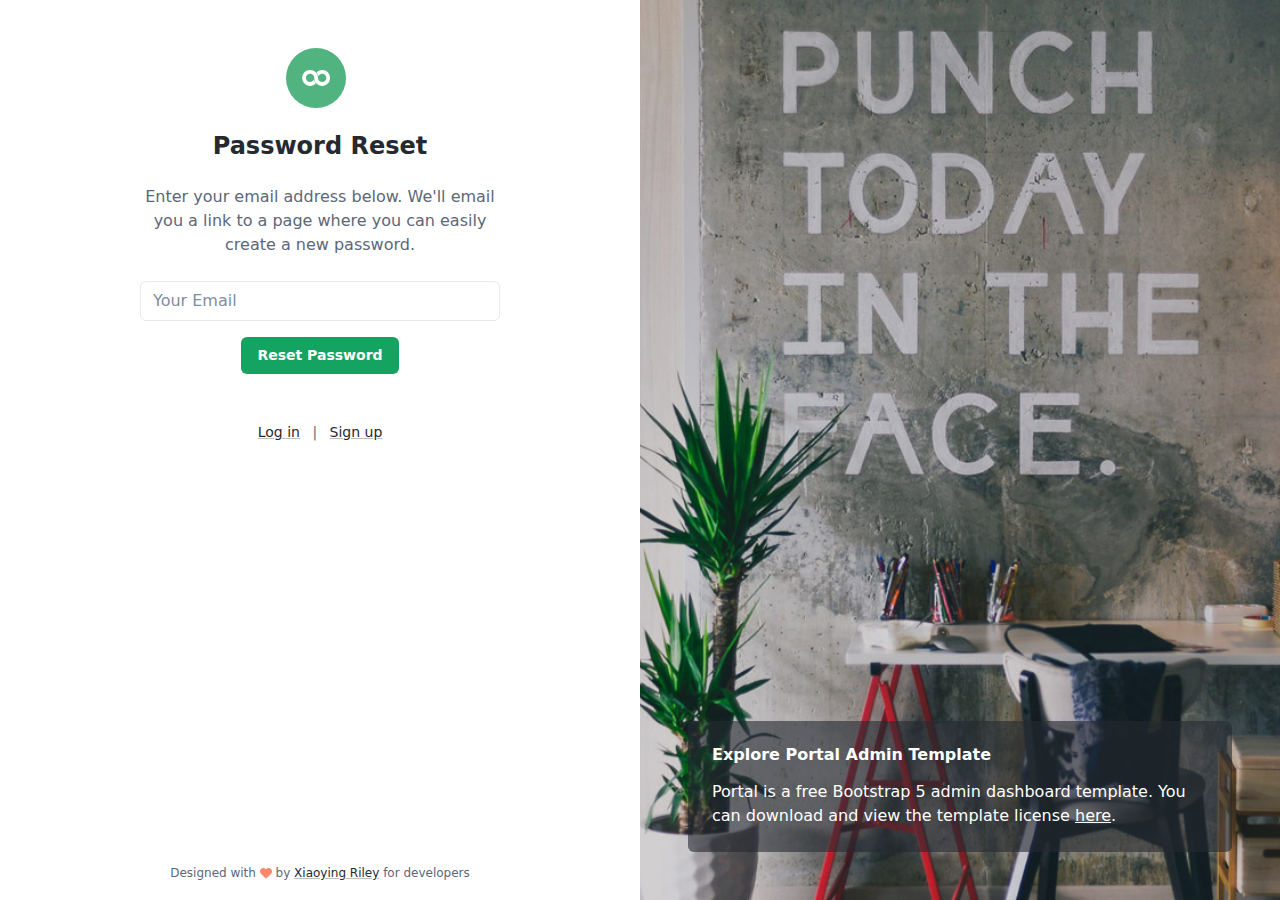
<file: reset-password.html>
<!DOCTYPE html>
<html lang="en"> 
<head>
    <title>Portal - Bootstrap 5 Admin Dashboard Template For Developers</title>
    
    <!-- Meta -->
    <meta charset="utf-8">
    <meta http-equiv="X-UA-Compatible" content="IE=edge">
    <meta name="viewport" content="width=device-width, initial-scale=1.0">
    
    <meta name="description" content="Portal - Bootstrap 5 Admin Dashboard Template For Developers">
    <meta name="author" content="Xiaoying Riley at 3rd Wave Media">    
    <link rel="shortcut icon" href="favicon.ico"> 
    
    <!-- FontAwesome JS-->
    <script defer src="assets/plugins/fontawesome/js/all.min.js"></script>
    
    <!-- App CSS -->  
    <link id="theme-style" rel="stylesheet" href="assets/css/portal.css">

</head> 

<body class="app app-reset-password p-0">    	
    <div class="row g-0 app-auth-wrapper">
	    <div class="col-12 col-md-7 col-lg-6 auth-main-col text-center p-5">
		    <div class="d-flex flex-column align-content-end">
			    <div class="app-auth-body mx-auto">	
				    <div class="app-auth-branding mb-4"><a class="app-logo" href="index.html"><img class="logo-icon me-2" src="assets/images/app-logo.svg" alt="logo"></a></div>
					<h2 class="auth-heading text-center mb-4">Password Reset</h2>

					<div class="auth-intro mb-4 text-center">Enter your email address below. We'll email you a link to a page where you can easily create a new password.</div>
	
					<div class="auth-form-container text-left">
						
						<form class="auth-form resetpass-form">                
							<div class="email mb-3">
								<label class="sr-only" for="reg-email">Your Email</label>
								<input id="reg-email" name="reg-email" type="email" class="form-control login-email" placeholder="Your Email" required="required">
							</div><!--//form-group-->
							<div class="text-center">
								<button type="submit" class="btn app-btn-primary btn-block theme-btn mx-auto">Reset Password</button>
							</div>
						</form>
						
						<div class="auth-option text-center pt-5"><a class="app-link" href="login.html" >Log in</a> <span class="px-2">|</span> <a class="app-link" href="login.html" >Sign up</a></div>
					</div><!--//auth-form-container-->


			    </div><!--//auth-body-->
		    
			    <footer class="app-auth-footer">
				    <div class="container text-center py-3">
				         <!--/* This template is free as long as you keep the footer attribution link. If you'd like to use the template without the attribution link, you can buy the commercial license via our website: themes.3rdwavemedia.com Thank you for your support. :) */-->
			        <small class="copyright">Designed with <span class="sr-only">love</span><i class="fas fa-heart" style="color: #fb866a;"></i> by <a class="app-link" href="http://themes.3rdwavemedia.com" target="_blank">Xiaoying Riley</a> for developers</small>
				       
				    </div>
			    </footer><!--//app-auth-footer-->	
		    </div><!--//flex-column-->   
	    </div><!--//auth-main-col-->
	    <div class="col-12 col-md-5 col-lg-6 h-100 auth-background-col">
		    <div class="auth-background-holder">
		    </div>
		    <div class="auth-background-mask"></div>
		    <div class="auth-background-overlay p-3 p-lg-5">
			    <div class="d-flex flex-column align-content-end h-100">
				    <div class="h-100"></div>
				    <div class="overlay-content p-3 p-lg-4 rounded">
					    <h5 class="mb-3 overlay-title">Explore Portal Admin Template</h5>
					    <div>Portal is a free Bootstrap 5 admin dashboard template. You can download and view the template license <a href="https://themes.3rdwavemedia.com/bootstrap-templates/admin-dashboard/portal-free-bootstrap-admin-dashboard-template-for-developers/">here</a>.</div>
				    </div>
				</div>
		    </div><!--//auth-background-overlay-->
	    </div><!--//auth-background-col-->
    
    </div><!--//row-->


</body>
</html>
</file>
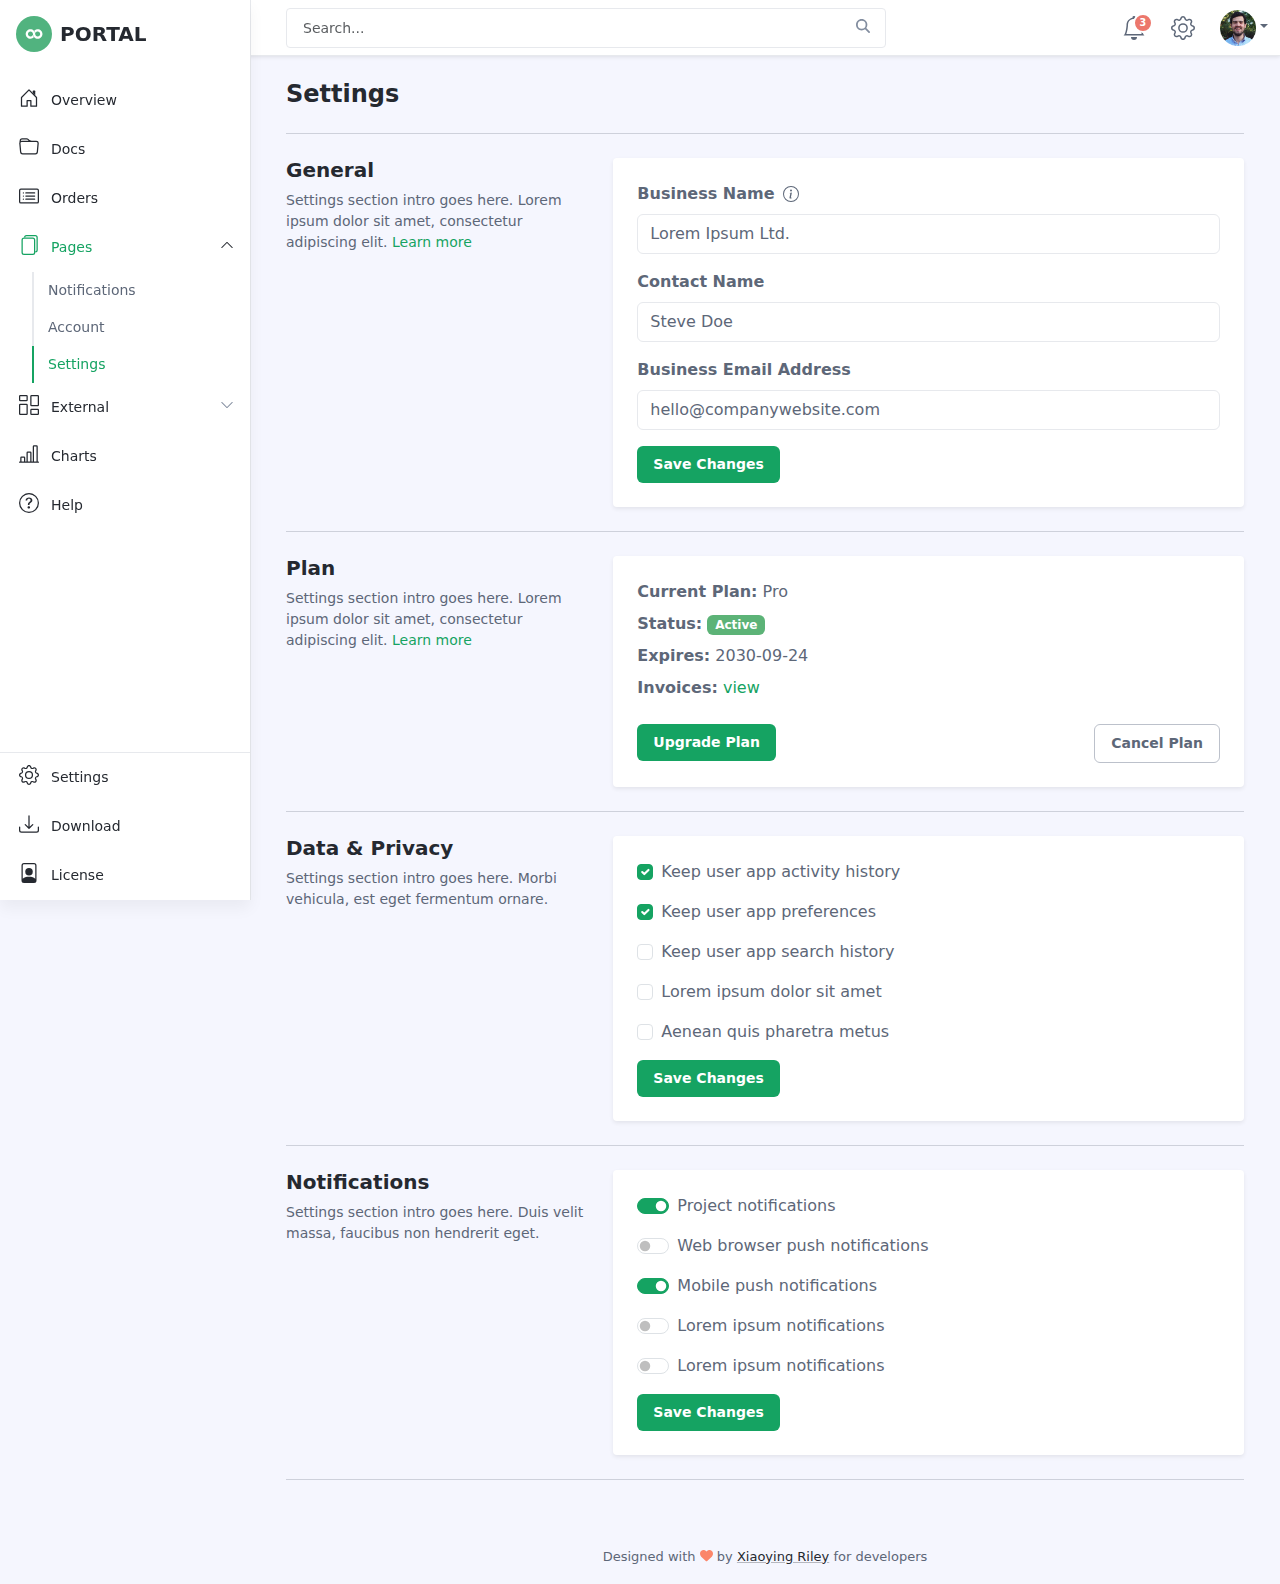
<file: settings.html>
<!DOCTYPE html>
<html lang="en"> 
<head>
    <title>Portal - Bootstrap 5 Admin Dashboard Template For Developers</title>
    
    <!-- Meta -->
    <meta charset="utf-8">
    <meta http-equiv="X-UA-Compatible" content="IE=edge">
    <meta name="viewport" content="width=device-width, initial-scale=1.0">
    
    <meta name="description" content="Portal - Bootstrap 5 Admin Dashboard Template For Developers">
    <meta name="author" content="Xiaoying Riley at 3rd Wave Media">    
    <link rel="shortcut icon" href="favicon.ico"> 
    
    <!-- FontAwesome JS-->
    <script defer src="assets/plugins/fontawesome/js/all.min.js"></script>
    
    <!-- App CSS -->  
    <link id="theme-style" rel="stylesheet" href="assets/css/portal.css">

</head> 

<body class="app">   	
    <header class="app-header fixed-top">	   	            
        <div class="app-header-inner">  
	        <div class="container-fluid py-2">
		        <div class="app-header-content"> 
		            <div class="row justify-content-between align-items-center">
			        
				    <div class="col-auto">
					    <a id="sidepanel-toggler" class="sidepanel-toggler d-inline-block d-xl-none" href="#">
						    <svg xmlns="http://www.w3.org/2000/svg" width="30" height="30" viewBox="0 0 30 30" role="img"><title>Menu</title><path stroke="currentColor" stroke-linecap="round" stroke-miterlimit="10" stroke-width="2" d="M4 7h22M4 15h22M4 23h22"></path></svg>
					    </a>
				    </div><!--//col-->
		            <div class="search-mobile-trigger d-sm-none col">
			            <i class="search-mobile-trigger-icon fa-solid fa-magnifying-glass"></i>
			        </div><!--//col-->
		            <div class="app-search-box col">
		                <form class="app-search-form">   
							<input type="text" placeholder="Search..." name="search" class="form-control search-input">
							<button type="submit" class="btn search-btn btn-primary" value="Search"><i class="fa-solid fa-magnifying-glass"></i></button> 
				        </form>
		            </div><!--//app-search-box-->
		            
		            <div class="app-utilities col-auto">
			            <div class="app-utility-item app-notifications-dropdown dropdown">    
				            <a class="dropdown-toggle no-toggle-arrow" id="notifications-dropdown-toggle" data-bs-toggle="dropdown" href="#" role="button" aria-expanded="false" title="Notifications">
					            <!--//Bootstrap Icons: https://icons.getbootstrap.com/ -->
					            <svg width="1em" height="1em" viewBox="0 0 16 16" class="bi bi-bell icon" fill="currentColor" xmlns="http://www.w3.org/2000/svg">
  <path d="M8 16a2 2 0 0 0 2-2H6a2 2 0 0 0 2 2z"/>
  <path fill-rule="evenodd" d="M8 1.918l-.797.161A4.002 4.002 0 0 0 4 6c0 .628-.134 2.197-.459 3.742-.16.767-.376 1.566-.663 2.258h10.244c-.287-.692-.502-1.49-.663-2.258C12.134 8.197 12 6.628 12 6a4.002 4.002 0 0 0-3.203-3.92L8 1.917zM14.22 12c.223.447.481.801.78 1H1c.299-.199.557-.553.78-1C2.68 10.2 3 6.88 3 6c0-2.42 1.72-4.44 4.005-4.901a1 1 0 1 1 1.99 0A5.002 5.002 0 0 1 13 6c0 .88.32 4.2 1.22 6z"/>
</svg>
					            <span class="icon-badge">3</span>
					        </a><!--//dropdown-toggle-->
					        
					        <div class="dropdown-menu p-0" aria-labelledby="notifications-dropdown-toggle">
					            <div class="dropdown-menu-header p-3">
						            <h5 class="dropdown-menu-title mb-0">Notifications</h5>
						        </div><!--//dropdown-menu-title-->
						        <div class="dropdown-menu-content">
							       <div class="item p-3">
								        <div class="row gx-2 justify-content-between align-items-center">
									        <div class="col-auto">
										       <img class="profile-image" src="assets/images/profiles/profile-1.png" alt="">
									        </div><!--//col-->
									        <div class="col">
										        <div class="info"> 
											        <div class="desc">Amy shared a file with you. Lorem ipsum dolor sit amet, consectetur adipiscing elit. </div>
											        <div class="meta"> 2 hrs ago</div>
										        </div>
									        </div><!--//col--> 
								        </div><!--//row-->
								        <a class="link-mask" href="notifications.html"></a>
							       </div><!--//item-->
							       <div class="item p-3">
								        <div class="row gx-2 justify-content-between align-items-center">
									        <div class="col-auto">
										        <div class="app-icon-holder">
											        <svg width="1em" height="1em" viewBox="0 0 16 16" class="bi bi-receipt" fill="currentColor" xmlns="http://www.w3.org/2000/svg">
	  <path fill-rule="evenodd" d="M1.92.506a.5.5 0 0 1 .434.14L3 1.293l.646-.647a.5.5 0 0 1 .708 0L5 1.293l.646-.647a.5.5 0 0 1 .708 0L7 1.293l.646-.647a.5.5 0 0 1 .708 0L9 1.293l.646-.647a.5.5 0 0 1 .708 0l.646.647.646-.647a.5.5 0 0 1 .708 0l.646.647.646-.647a.5.5 0 0 1 .801.13l.5 1A.5.5 0 0 1 15 2v12a.5.5 0 0 1-.053.224l-.5 1a.5.5 0 0 1-.8.13L13 14.707l-.646.647a.5.5 0 0 1-.708 0L11 14.707l-.646.647a.5.5 0 0 1-.708 0L9 14.707l-.646.647a.5.5 0 0 1-.708 0L7 14.707l-.646.647a.5.5 0 0 1-.708 0L5 14.707l-.646.647a.5.5 0 0 1-.708 0L3 14.707l-.646.647a.5.5 0 0 1-.801-.13l-.5-1A.5.5 0 0 1 1 14V2a.5.5 0 0 1 .053-.224l.5-1a.5.5 0 0 1 .367-.27zm.217 1.338L2 2.118v11.764l.137.274.51-.51a.5.5 0 0 1 .707 0l.646.647.646-.646a.5.5 0 0 1 .708 0l.646.646.646-.646a.5.5 0 0 1 .708 0l.646.646.646-.646a.5.5 0 0 1 .708 0l.646.646.646-.646a.5.5 0 0 1 .708 0l.646.646.646-.646a.5.5 0 0 1 .708 0l.509.509.137-.274V2.118l-.137-.274-.51.51a.5.5 0 0 1-.707 0L12 1.707l-.646.647a.5.5 0 0 1-.708 0L10 1.707l-.646.647a.5.5 0 0 1-.708 0L8 1.707l-.646.647a.5.5 0 0 1-.708 0L6 1.707l-.646.647a.5.5 0 0 1-.708 0L4 1.707l-.646.647a.5.5 0 0 1-.708 0l-.509-.51z"/>
	  <path fill-rule="evenodd" d="M3 4.5a.5.5 0 0 1 .5-.5h6a.5.5 0 1 1 0 1h-6a.5.5 0 0 1-.5-.5zm0 2a.5.5 0 0 1 .5-.5h6a.5.5 0 1 1 0 1h-6a.5.5 0 0 1-.5-.5zm0 2a.5.5 0 0 1 .5-.5h6a.5.5 0 1 1 0 1h-6a.5.5 0 0 1-.5-.5zm0 2a.5.5 0 0 1 .5-.5h6a.5.5 0 0 1 0 1h-6a.5.5 0 0 1-.5-.5zm8-6a.5.5 0 0 1 .5-.5h1a.5.5 0 0 1 0 1h-1a.5.5 0 0 1-.5-.5zm0 2a.5.5 0 0 1 .5-.5h1a.5.5 0 0 1 0 1h-1a.5.5 0 0 1-.5-.5zm0 2a.5.5 0 0 1 .5-.5h1a.5.5 0 0 1 0 1h-1a.5.5 0 0 1-.5-.5zm0 2a.5.5 0 0 1 .5-.5h1a.5.5 0 0 1 0 1h-1a.5.5 0 0 1-.5-.5z"/>
	</svg>
										        </div>
									        </div><!--//col-->
									        <div class="col">
										        <div class="info"> 
											        <div class="desc">You have a new invoice. Proin venenatis interdum est.</div>
											        <div class="meta"> 1 day ago</div>
										        </div>
									        </div><!--//col-->
								        </div><!--//row-->
								        <a class="link-mask" href="notifications.html"></a>
							       </div><!--//item-->
							       <div class="item p-3">
								        <div class="row gx-2 justify-content-between align-items-center">
									        <div class="col-auto">
										        <div class="app-icon-holder icon-holder-mono">
											        <svg width="1em" height="1em" viewBox="0 0 16 16" class="bi bi-bar-chart-line" fill="currentColor" xmlns="http://www.w3.org/2000/svg">
  <path fill-rule="evenodd" d="M11 2a1 1 0 0 1 1-1h2a1 1 0 0 1 1 1v12h.5a.5.5 0 0 1 0 1H.5a.5.5 0 0 1 0-1H1v-3a1 1 0 0 1 1-1h2a1 1 0 0 1 1 1v3h1V7a1 1 0 0 1 1-1h2a1 1 0 0 1 1 1v7h1V2zm1 12h2V2h-2v12zm-3 0V7H7v7h2zm-5 0v-3H2v3h2z"/>
</svg>
										        </div>
									        </div><!--//col-->
									        <div class="col">
										        <div class="info"> 
											        <div class="desc">Your report is ready. Proin venenatis interdum est.</div>
											        <div class="meta"> 3 days ago</div>
										        </div>
									        </div><!--//col-->
								        </div><!--//row-->
								        <a class="link-mask" href="notifications.html"></a>
							       </div><!--//item-->
							       <div class="item p-3">
								        <div class="row gx-2 justify-content-between align-items-center">
									        <div class="col-auto">
										       <img class="profile-image" src="assets/images/profiles/profile-2.png" alt="">
									        </div><!--//col-->
									        <div class="col">
										        <div class="info"> 
											        <div class="desc">James sent you a new message.</div>
											        <div class="meta"> 7 days ago</div>
										        </div>
									        </div><!--//col--> 
								        </div><!--//row-->
								        <a class="link-mask" href="notifications.html"></a>
							       </div><!--//item-->
						        </div><!--//dropdown-menu-content-->
						        
						        <div class="dropdown-menu-footer p-2 text-center">
							        <a href="notifications.html">View all</a>
						        </div>
															
							</div><!--//dropdown-menu-->					        
				        </div><!--//app-utility-item-->
			            <div class="app-utility-item">
				            <a href="settings.html" title="Settings">
					            <!--//Bootstrap Icons: https://icons.getbootstrap.com/ -->
					            <svg width="1em" height="1em" viewBox="0 0 16 16" class="bi bi-gear icon" fill="currentColor" xmlns="http://www.w3.org/2000/svg">
  <path fill-rule="evenodd" d="M8.837 1.626c-.246-.835-1.428-.835-1.674 0l-.094.319A1.873 1.873 0 0 1 4.377 3.06l-.292-.16c-.764-.415-1.6.42-1.184 1.185l.159.292a1.873 1.873 0 0 1-1.115 2.692l-.319.094c-.835.246-.835 1.428 0 1.674l.319.094a1.873 1.873 0 0 1 1.115 2.693l-.16.291c-.415.764.42 1.6 1.185 1.184l.292-.159a1.873 1.873 0 0 1 2.692 1.116l.094.318c.246.835 1.428.835 1.674 0l.094-.319a1.873 1.873 0 0 1 2.693-1.115l.291.16c.764.415 1.6-.42 1.184-1.185l-.159-.291a1.873 1.873 0 0 1 1.116-2.693l.318-.094c.835-.246.835-1.428 0-1.674l-.319-.094a1.873 1.873 0 0 1-1.115-2.692l.16-.292c.415-.764-.42-1.6-1.185-1.184l-.291.159A1.873 1.873 0 0 1 8.93 1.945l-.094-.319zm-2.633-.283c.527-1.79 3.065-1.79 3.592 0l.094.319a.873.873 0 0 0 1.255.52l.292-.16c1.64-.892 3.434.901 2.54 2.541l-.159.292a.873.873 0 0 0 .52 1.255l.319.094c1.79.527 1.79 3.065 0 3.592l-.319.094a.873.873 0 0 0-.52 1.255l.16.292c.893 1.64-.902 3.434-2.541 2.54l-.292-.159a.873.873 0 0 0-1.255.52l-.094.319c-.527 1.79-3.065 1.79-3.592 0l-.094-.319a.873.873 0 0 0-1.255-.52l-.292.16c-1.64.893-3.433-.902-2.54-2.541l.159-.292a.873.873 0 0 0-.52-1.255l-.319-.094c-1.79-.527-1.79-3.065 0-3.592l.319-.094a.873.873 0 0 0 .52-1.255l-.16-.292c-.892-1.64.902-3.433 2.541-2.54l.292.159a.873.873 0 0 0 1.255-.52l.094-.319z"/>
  <path fill-rule="evenodd" d="M8 5.754a2.246 2.246 0 1 0 0 4.492 2.246 2.246 0 0 0 0-4.492zM4.754 8a3.246 3.246 0 1 1 6.492 0 3.246 3.246 0 0 1-6.492 0z"/>
</svg>
					        </a>
					    </div><!--//app-utility-item-->
			            
			            <div class="app-utility-item app-user-dropdown dropdown">
				            <a class="dropdown-toggle" id="user-dropdown-toggle" data-bs-toggle="dropdown" href="#" role="button" aria-expanded="false"><img src="assets/images/user.png" alt="user profile"></a>
				            <ul class="dropdown-menu" aria-labelledby="user-dropdown-toggle">
								<li><a class="dropdown-item" href="account.html">Account</a></li>
								<li><a class="dropdown-item" href="settings.html">Settings</a></li>
								<li><hr class="dropdown-divider"></li>
								<li><a class="dropdown-item" href="login.html">Log Out</a></li>
							</ul>
			            </div><!--//app-user-dropdown--> 
		            </div><!--//app-utilities-->
		        </div><!--//row-->
	            </div><!--//app-header-content-->
	        </div><!--//container-fluid-->
        </div><!--//app-header-inner-->
        <div id="app-sidepanel" class="app-sidepanel sidepanel-hidden"> 
	        <div id="sidepanel-drop" class="sidepanel-drop"></div>
	        <div class="sidepanel-inner d-flex flex-column">
		        <a href="#" id="sidepanel-close" class="sidepanel-close d-xl-none">&times;</a>
		        <div class="app-branding">
		            <a class="app-logo" href="index.html"><img class="logo-icon me-2" src="assets/images/app-logo.svg" alt="logo"><span class="logo-text">PORTAL</span></a>
	
		        </div><!--//app-branding-->  
			    <nav id="app-nav-main" class="app-nav app-nav-main flex-grow-1">
				    <ul class="app-menu list-unstyled accordion" id="menu-accordion">
					    <li class="nav-item">
					        <!--//Bootstrap Icons: https://icons.getbootstrap.com/ -->
					        <a class="nav-link" href="index.html">
						        <span class="nav-icon">
						        <svg width="1em" height="1em" viewBox="0 0 16 16" class="bi bi-house-door" fill="currentColor" xmlns="http://www.w3.org/2000/svg">
		  <path fill-rule="evenodd" d="M7.646 1.146a.5.5 0 0 1 .708 0l6 6a.5.5 0 0 1 .146.354v7a.5.5 0 0 1-.5.5H9.5a.5.5 0 0 1-.5-.5v-4H7v4a.5.5 0 0 1-.5.5H2a.5.5 0 0 1-.5-.5v-7a.5.5 0 0 1 .146-.354l6-6zM2.5 7.707V14H6v-4a.5.5 0 0 1 .5-.5h3a.5.5 0 0 1 .5.5v4h3.5V7.707L8 2.207l-5.5 5.5z"/>
		  <path fill-rule="evenodd" d="M13 2.5V6l-2-2V2.5a.5.5 0 0 1 .5-.5h1a.5.5 0 0 1 .5.5z"/>
		</svg>
						         </span>
		                         <span class="nav-link-text">Overview</span>
					        </a><!--//nav-link-->
					    </li><!--//nav-item-->
					    <li class="nav-item">
					        <!--//Bootstrap Icons: https://icons.getbootstrap.com/ -->
					        <a class="nav-link" href="docs.html">
						        <span class="nav-icon">
						        <svg width="1em" height="1em" viewBox="0 0 16 16" class="bi bi-folder" fill="currentColor" xmlns="http://www.w3.org/2000/svg">
  <path d="M9.828 4a3 3 0 0 1-2.12-.879l-.83-.828A1 1 0 0 0 6.173 2H2.5a1 1 0 0 0-1 .981L1.546 4h-1L.5 3a2 2 0 0 1 2-2h3.672a2 2 0 0 1 1.414.586l.828.828A2 2 0 0 0 9.828 3v1z"/>
  <path fill-rule="evenodd" d="M13.81 4H2.19a1 1 0 0 0-.996 1.09l.637 7a1 1 0 0 0 .995.91h10.348a1 1 0 0 0 .995-.91l.637-7A1 1 0 0 0 13.81 4zM2.19 3A2 2 0 0 0 .198 5.181l.637 7A2 2 0 0 0 2.826 14h10.348a2 2 0 0 0 1.991-1.819l.637-7A2 2 0 0 0 13.81 3H2.19z"/>
</svg>
						         </span>
		                         <span class="nav-link-text">Docs</span>
					        </a><!--//nav-link-->
					    </li><!--//nav-item-->
					    <li class="nav-item">
					        <!--//Bootstrap Icons: https://icons.getbootstrap.com/ -->
					        <a class="nav-link" href="orders.html">
						        <span class="nav-icon">
						        <svg width="1em" height="1em" viewBox="0 0 16 16" class="bi bi-card-list" fill="currentColor" xmlns="http://www.w3.org/2000/svg">
  <path fill-rule="evenodd" d="M14.5 3h-13a.5.5 0 0 0-.5.5v9a.5.5 0 0 0 .5.5h13a.5.5 0 0 0 .5-.5v-9a.5.5 0 0 0-.5-.5zm-13-1A1.5 1.5 0 0 0 0 3.5v9A1.5 1.5 0 0 0 1.5 14h13a1.5 1.5 0 0 0 1.5-1.5v-9A1.5 1.5 0 0 0 14.5 2h-13z"/>
  <path fill-rule="evenodd" d="M5 8a.5.5 0 0 1 .5-.5h7a.5.5 0 0 1 0 1h-7A.5.5 0 0 1 5 8zm0-2.5a.5.5 0 0 1 .5-.5h7a.5.5 0 0 1 0 1h-7a.5.5 0 0 1-.5-.5zm0 5a.5.5 0 0 1 .5-.5h7a.5.5 0 0 1 0 1h-7a.5.5 0 0 1-.5-.5z"/>
  <circle cx="3.5" cy="5.5" r=".5"/>
  <circle cx="3.5" cy="8" r=".5"/>
  <circle cx="3.5" cy="10.5" r=".5"/>
</svg>
						         </span>
		                         <span class="nav-link-text">Orders</span>
					        </a><!--//nav-link-->
					    </li><!--//nav-item-->
					    <li class="nav-item has-submenu">
					        <!--//Bootstrap Icons: https://icons.getbootstrap.com/ -->
					        <a class="nav-link submenu-toggle active" href="#" data-bs-toggle="collapse" data-bs-target="#submenu-1" aria-expanded="true" aria-controls="submenu-1">
						        <span class="nav-icon">
						        <!--//Bootstrap Icons: https://icons.getbootstrap.com/ -->
						        <svg width="1em" height="1em" viewBox="0 0 16 16" class="bi bi-files" fill="currentColor" xmlns="http://www.w3.org/2000/svg">
	  <path fill-rule="evenodd" d="M4 2h7a2 2 0 0 1 2 2v10a2 2 0 0 1-2 2H4a2 2 0 0 1-2-2V4a2 2 0 0 1 2-2zm0 1a1 1 0 0 0-1 1v10a1 1 0 0 0 1 1h7a1 1 0 0 0 1-1V4a1 1 0 0 0-1-1H4z"/>
	  <path d="M6 0h7a2 2 0 0 1 2 2v10a2 2 0 0 1-2 2v-1a1 1 0 0 0 1-1V2a1 1 0 0 0-1-1H6a1 1 0 0 0-1 1H4a2 2 0 0 1 2-2z"/>
	</svg>
						         </span>
		                         <span class="nav-link-text">Pages</span>
		                         <span class="submenu-arrow">
		                             <svg width="1em" height="1em" viewBox="0 0 16 16" class="bi bi-chevron-down" fill="currentColor" xmlns="http://www.w3.org/2000/svg">
	  <path fill-rule="evenodd" d="M1.646 4.646a.5.5 0 0 1 .708 0L8 10.293l5.646-5.647a.5.5 0 0 1 .708.708l-6 6a.5.5 0 0 1-.708 0l-6-6a.5.5 0 0 1 0-.708z"/>
	</svg>
	                             </span><!--//submenu-arrow-->
					        </a><!--//nav-link-->
					        <div id="submenu-1" class="collapse submenu submenu-1 show" data-bs-parent="#menu-accordion">
						        <ul class="submenu-list list-unstyled">
							        <li class="submenu-item"><a class="submenu-link" href="notifications.html">Notifications</a></li>
							        <li class="submenu-item"><a class="submenu-link" href="account.html">Account</a></li>
							        <li class="submenu-item"><a class="submenu-link active" href="settings.html">Settings</a></li>
							        
						        </ul>
					        </div>
					    </li><!--//nav-item-->
					    <li class="nav-item has-submenu">
					        <!--//Bootstrap Icons: https://icons.getbootstrap.com/ -->
					        <a class="nav-link submenu-toggle" href="#" data-bs-toggle="collapse" data-bs-target="#submenu-2" aria-expanded="false" aria-controls="submenu-2">
						        <span class="nav-icon">
						        <!--//Bootstrap Icons: https://icons.getbootstrap.com/ -->
						        <svg width="1em" height="1em" viewBox="0 0 16 16" class="bi bi-columns-gap" fill="currentColor" xmlns="http://www.w3.org/2000/svg">
	  <path fill-rule="evenodd" d="M6 1H1v3h5V1zM1 0a1 1 0 0 0-1 1v3a1 1 0 0 0 1 1h5a1 1 0 0 0 1-1V1a1 1 0 0 0-1-1H1zm14 12h-5v3h5v-3zm-5-1a1 1 0 0 0-1 1v3a1 1 0 0 0 1 1h5a1 1 0 0 0 1-1v-3a1 1 0 0 0-1-1h-5zM6 8H1v7h5V8zM1 7a1 1 0 0 0-1 1v7a1 1 0 0 0 1 1h5a1 1 0 0 0 1-1V8a1 1 0 0 0-1-1H1zm14-6h-5v7h5V1zm-5-1a1 1 0 0 0-1 1v7a1 1 0 0 0 1 1h5a1 1 0 0 0 1-1V1a1 1 0 0 0-1-1h-5z"/>
	</svg>
						         </span>
		                         <span class="nav-link-text">External</span>
		                         <span class="submenu-arrow">
		                             <svg width="1em" height="1em" viewBox="0 0 16 16" class="bi bi-chevron-down" fill="currentColor" xmlns="http://www.w3.org/2000/svg">
	  <path fill-rule="evenodd" d="M1.646 4.646a.5.5 0 0 1 .708 0L8 10.293l5.646-5.647a.5.5 0 0 1 .708.708l-6 6a.5.5 0 0 1-.708 0l-6-6a.5.5 0 0 1 0-.708z"/>
	</svg>
	                             </span><!--//submenu-arrow-->
					        </a><!--//nav-link-->
					        <div id="submenu-2" class="collapse submenu submenu-2" data-bs-parent="#menu-accordion">
						        <ul class="submenu-list list-unstyled">
							        <li class="submenu-item"><a class="submenu-link" href="login.html">Login</a></li>
							        <li class="submenu-item"><a class="submenu-link" href="signup.html">Signup</a></li>
							        <li class="submenu-item"><a class="submenu-link" href="reset-password.html">Reset password</a></li>
							        <li class="submenu-item"><a class="submenu-link" href="404.html">404 page</a></li>
						        </ul>
					        </div>
					    </li><!--//nav-item-->
					    
					    <li class="nav-item">
					        <!--//Bootstrap Icons: https://icons.getbootstrap.com/ -->
					        <a class="nav-link" href="charts.html">
						        <span class="nav-icon">
						        <svg width="1em" height="1em" viewBox="0 0 16 16" class="bi bi-bar-chart-line" fill="currentColor" xmlns="http://www.w3.org/2000/svg">
	  <path fill-rule="evenodd" d="M11 2a1 1 0 0 1 1-1h2a1 1 0 0 1 1 1v12h.5a.5.5 0 0 1 0 1H.5a.5.5 0 0 1 0-1H1v-3a1 1 0 0 1 1-1h2a1 1 0 0 1 1 1v3h1V7a1 1 0 0 1 1-1h2a1 1 0 0 1 1 1v7h1V2zm1 12h2V2h-2v12zm-3 0V7H7v7h2zm-5 0v-3H2v3h2z"/>
	</svg>
						         </span>
		                         <span class="nav-link-text">Charts</span>
					        </a><!--//nav-link-->
					    </li><!--//nav-item-->
					    <li class="nav-item">
					        <!--//Bootstrap Icons: https://icons.getbootstrap.com/ -->
					        <a class="nav-link" href="help.html">
						        <span class="nav-icon">
						        <svg width="1em" height="1em" viewBox="0 0 16 16" class="bi bi-question-circle" fill="currentColor" xmlns="http://www.w3.org/2000/svg">
  <path fill-rule="evenodd" d="M8 15A7 7 0 1 0 8 1a7 7 0 0 0 0 14zm0 1A8 8 0 1 0 8 0a8 8 0 0 0 0 16z"/>
  <path d="M5.255 5.786a.237.237 0 0 0 .241.247h.825c.138 0 .248-.113.266-.25.09-.656.54-1.134 1.342-1.134.686 0 1.314.343 1.314 1.168 0 .635-.374.927-.965 1.371-.673.489-1.206 1.06-1.168 1.987l.003.217a.25.25 0 0 0 .25.246h.811a.25.25 0 0 0 .25-.25v-.105c0-.718.273-.927 1.01-1.486.609-.463 1.244-.977 1.244-2.056 0-1.511-1.276-2.241-2.673-2.241-1.267 0-2.655.59-2.75 2.286zm1.557 5.763c0 .533.425.927 1.01.927.609 0 1.028-.394 1.028-.927 0-.552-.42-.94-1.029-.94-.584 0-1.009.388-1.009.94z"/>
</svg>
						         </span>
		                         <span class="nav-link-text">Help</span>
					        </a><!--//nav-link-->
					    </li><!--//nav-item-->
				    </ul><!--//app-menu-->
			    </nav><!--//app-nav-->
			    <div class="app-sidepanel-footer">
				    <nav class="app-nav app-nav-footer">
					    <ul class="app-menu footer-menu list-unstyled">
						    <li class="nav-item">
						        <!--//Bootstrap Icons: https://icons.getbootstrap.com/ -->
						        <a class="nav-link" href="settings.html">
							        <span class="nav-icon">
							            <svg width="1em" height="1em" viewBox="0 0 16 16" class="bi bi-gear" fill="currentColor" xmlns="http://www.w3.org/2000/svg">
	  <path fill-rule="evenodd" d="M8.837 1.626c-.246-.835-1.428-.835-1.674 0l-.094.319A1.873 1.873 0 0 1 4.377 3.06l-.292-.16c-.764-.415-1.6.42-1.184 1.185l.159.292a1.873 1.873 0 0 1-1.115 2.692l-.319.094c-.835.246-.835 1.428 0 1.674l.319.094a1.873 1.873 0 0 1 1.115 2.693l-.16.291c-.415.764.42 1.6 1.185 1.184l.292-.159a1.873 1.873 0 0 1 2.692 1.116l.094.318c.246.835 1.428.835 1.674 0l.094-.319a1.873 1.873 0 0 1 2.693-1.115l.291.16c.764.415 1.6-.42 1.184-1.185l-.159-.291a1.873 1.873 0 0 1 1.116-2.693l.318-.094c.835-.246.835-1.428 0-1.674l-.319-.094a1.873 1.873 0 0 1-1.115-2.692l.16-.292c.415-.764-.42-1.6-1.185-1.184l-.291.159A1.873 1.873 0 0 1 8.93 1.945l-.094-.319zm-2.633-.283c.527-1.79 3.065-1.79 3.592 0l.094.319a.873.873 0 0 0 1.255.52l.292-.16c1.64-.892 3.434.901 2.54 2.541l-.159.292a.873.873 0 0 0 .52 1.255l.319.094c1.79.527 1.79 3.065 0 3.592l-.319.094a.873.873 0 0 0-.52 1.255l.16.292c.893 1.64-.902 3.434-2.541 2.54l-.292-.159a.873.873 0 0 0-1.255.52l-.094.319c-.527 1.79-3.065 1.79-3.592 0l-.094-.319a.873.873 0 0 0-1.255-.52l-.292.16c-1.64.893-3.433-.902-2.54-2.541l.159-.292a.873.873 0 0 0-.52-1.255l-.319-.094c-1.79-.527-1.79-3.065 0-3.592l.319-.094a.873.873 0 0 0 .52-1.255l-.16-.292c-.892-1.64.902-3.433 2.541-2.54l.292.159a.873.873 0 0 0 1.255-.52l.094-.319z"/>
	  <path fill-rule="evenodd" d="M8 5.754a2.246 2.246 0 1 0 0 4.492 2.246 2.246 0 0 0 0-4.492zM4.754 8a3.246 3.246 0 1 1 6.492 0 3.246 3.246 0 0 1-6.492 0z"/>
	</svg>
							        </span>
			                        <span class="nav-link-text">Settings</span>
						        </a><!--//nav-link-->
						    </li><!--//nav-item-->
						    <li class="nav-item">
						        <!--//Bootstrap Icons: https://icons.getbootstrap.com/ -->
						        <a class="nav-link" href="https://themes.3rdwavemedia.com/bootstrap-templates/admin-dashboard/portal-free-bootstrap-admin-dashboard-template-for-developers/">
							        <span class="nav-icon">
							            <svg width="1em" height="1em" viewBox="0 0 16 16" class="bi bi-download" fill="currentColor" xmlns="http://www.w3.org/2000/svg">
	  <path fill-rule="evenodd" d="M.5 9.9a.5.5 0 0 1 .5.5v2.5a1 1 0 0 0 1 1h12a1 1 0 0 0 1-1v-2.5a.5.5 0 0 1 1 0v2.5a2 2 0 0 1-2 2H2a2 2 0 0 1-2-2v-2.5a.5.5 0 0 1 .5-.5z"/>
	  <path fill-rule="evenodd" d="M7.646 11.854a.5.5 0 0 0 .708 0l3-3a.5.5 0 0 0-.708-.708L8.5 10.293V1.5a.5.5 0 0 0-1 0v8.793L5.354 8.146a.5.5 0 1 0-.708.708l3 3z"/>
	</svg>
							        </span>
			                        <span class="nav-link-text">Download</span>
						        </a><!--//nav-link-->
						    </li><!--//nav-item-->
						    <li class="nav-item">
						        <!--//Bootstrap Icons: https://icons.getbootstrap.com/ -->
						        <a class="nav-link" href="https://themes.3rdwavemedia.com/bootstrap-templates/admin-dashboard/portal-free-bootstrap-admin-dashboard-template-for-developers/">
							        <span class="nav-icon">
							            <svg width="1em" height="1em" viewBox="0 0 16 16" class="bi bi-file-person" fill="currentColor" xmlns="http://www.w3.org/2000/svg">
	  <path fill-rule="evenodd" d="M12 1H4a1 1 0 0 0-1 1v10.755S4 11 8 11s5 1.755 5 1.755V2a1 1 0 0 0-1-1zM4 0a2 2 0 0 0-2 2v12a2 2 0 0 0 2 2h8a2 2 0 0 0 2-2V2a2 2 0 0 0-2-2H4z"/>
	  <path fill-rule="evenodd" d="M8 10a3 3 0 1 0 0-6 3 3 0 0 0 0 6z"/>
	</svg>
							        </span>
			                        <span class="nav-link-text">License</span>
						        </a><!--//nav-link-->
						    </li><!--//nav-item-->
					    </ul><!--//footer-menu-->
				    </nav>
			    </div><!--//app-sidepanel-footer-->
	        </div><!--//sidepanel-inner-->
	    </div><!--//app-sidepanel-->
    </header><!--//app-header-->
    
    <div class="app-wrapper">
	    
	    <div class="app-content pt-3 p-md-3 p-lg-4">
		    <div class="container-xl">			    
			    <h1 class="app-page-title">Settings</h1>
			    <hr class="mb-4">
                <div class="row g-4 settings-section">
	                <div class="col-12 col-md-4">
		                <h3 class="section-title">General</h3>
		                <div class="section-intro">Settings section intro goes here. Lorem ipsum dolor sit amet, consectetur adipiscing elit. <a href="help.html">Learn more</a></div>
	                </div>
	                <div class="col-12 col-md-8">
		                <div class="app-card app-card-settings shadow-sm p-4">
						    
						    <div class="app-card-body">
							    <form class="settings-form">
								    <div class="mb-3">
									    <label for="setting-input-1" class="form-label">Business Name<span class="ms-2" data-bs-container="body" data-bs-toggle="popover" data-bs-trigger="hover focus"  data-bs-placement="top" data-bs-content="This is a Bootstrap popover example. You can use popover to provide extra info."><svg width="1em" height="1em" viewBox="0 0 16 16" class="bi bi-info-circle" fill="currentColor" xmlns="http://www.w3.org/2000/svg">
  <path fill-rule="evenodd" d="M8 15A7 7 0 1 0 8 1a7 7 0 0 0 0 14zm0 1A8 8 0 1 0 8 0a8 8 0 0 0 0 16z"/>
  <path d="M8.93 6.588l-2.29.287-.082.38.45.083c.294.07.352.176.288.469l-.738 3.468c-.194.897.105 1.319.808 1.319.545 0 1.178-.252 1.465-.598l.088-.416c-.2.176-.492.246-.686.246-.275 0-.375-.193-.304-.533L8.93 6.588z"/>
  <circle cx="8" cy="4.5" r="1"/>
</svg></span></label>
									    <input type="text" class="form-control" id="setting-input-1" value="Lorem Ipsum Ltd." required>
									</div>
									<div class="mb-3">
									    <label for="setting-input-2" class="form-label">Contact Name</label>
									    <input type="text" class="form-control" id="setting-input-2" value="Steve Doe" required>
									</div>
								    <div class="mb-3">
									    <label for="setting-input-3" class="form-label">Business Email Address</label>
									    <input type="email" class="form-control" id="setting-input-3" value="hello@companywebsite.com">
									</div>
									<button type="submit" class="btn app-btn-primary" >Save Changes</button>
							    </form>
						    </div><!--//app-card-body-->
						    
						</div><!--//app-card-->
	                </div>
                </div><!--//row-->
                <hr class="my-4">
                <div class="row g-4 settings-section">
	                <div class="col-12 col-md-4">
		                <h3 class="section-title">Plan</h3>
		                <div class="section-intro">Settings section intro goes here. Lorem ipsum dolor sit amet, consectetur adipiscing elit. <a href="help.html">Learn more</a></div>
	                </div>
	                <div class="col-12 col-md-8">
		                <div class="app-card app-card-settings shadow-sm p-4">
						    
						    <div class="app-card-body">
							    <div class="mb-2"><strong>Current Plan:</strong> Pro</div>
							    <div class="mb-2"><strong>Status:</strong> <span class="badge bg-success">Active</span></div>
							    <div class="mb-2"><strong>Expires:</strong> 2030-09-24</div>
							    <div class="mb-4"><strong>Invoices:</strong> <a href="#">view</a></div>
							    <div class="row justify-content-between">
								    <div class="col-auto">
								        <a class="btn app-btn-primary" href="#">Upgrade Plan</a>
								    </div>
								    <div class="col-auto">
								        <a class="btn app-btn-secondary" href="#">Cancel Plan</a>
								    </div>
							    </div>
								    
						    </div><!--//app-card-body-->
						    
						</div><!--//app-card-->
	                </div>
                </div><!--//row-->
                <hr class="my-4">
                <div class="row g-4 settings-section">
	                <div class="col-12 col-md-4">
		                <h3 class="section-title">Data &amp; Privacy</h3>
		                <div class="section-intro">Settings section intro goes here. Morbi vehicula, est eget fermentum ornare. </div>
	                </div>
	                <div class="col-12 col-md-8">
		                <div class="app-card app-card-settings shadow-sm p-4">						    
						    <div class="app-card-body">
							    <form class="settings-form">
								    <div class="form-check mb-3">
										<input class="form-check-input" type="checkbox" value="" id="settings-checkbox-1" checked>
										<label class="form-check-label" for="settings-checkbox-1">
										    Keep user app activity history
										</label>
									</div><!--//form-check-->
									<div class="form-check mb-3">
									    <input class="form-check-input" type="checkbox" value="" id="settings-checkbox-2" checked>
										<label class="form-check-label" for="settings-checkbox-2">
										    Keep user app preferences
										</label>
									</div>
									<div class="form-check mb-3">
									    <input class="form-check-input" type="checkbox" value="" id="settings-checkbox-3">
										<label class="form-check-label" for="settings-checkbox-3">
										    Keep user app search history
										</label>
									</div>
									<div class="form-check mb-3">
									    <input class="form-check-input" type="checkbox" value="" id="settings-checkbox-4">
										<label class="form-check-label" for="settings-checkbox-4">
										    Lorem ipsum dolor sit amet
										</label>
									</div>
									<div class="form-check mb-3">
									    <input class="form-check-input" type="checkbox" value="" id="settings-checkbox-5">
										<label class="form-check-label" for="settings-checkbox-5">
										    Aenean quis pharetra metus
										</label>
									</div>
									<div class="mt-3">
									    <button type="submit" class="btn app-btn-primary" >Save Changes</button>
									</div>
							    </form>
						    </div><!--//app-card-body-->						    
						</div><!--//app-card-->
	                </div>
                </div><!--//row-->
                <hr class="my-4">
                <div class="row g-4 settings-section">
	                <div class="col-12 col-md-4">
		                <h3 class="section-title">Notifications</h3>
		                <div class="section-intro">Settings section intro goes here. Duis velit massa, faucibus non hendrerit eget.</div>
	                </div>
	                <div class="col-12 col-md-8">
		                <div class="app-card app-card-settings shadow-sm p-4">						    
						    <div class="app-card-body">
							    <form class="settings-form">
								    <div class="form-check form-switch mb-3">
										<input class="form-check-input" type="checkbox" id="settings-switch-1" checked>
										<label class="form-check-label" for="settings-switch-1">Project notifications</label>
									</div>
									<div class="form-check form-switch mb-3">
										<input class="form-check-input" type="checkbox" id="settings-switch-2">
										<label class="form-check-label" for="settings-switch-2">Web browser push notifications</label>
									</div>
									<div class="form-check form-switch mb-3">
										<input class="form-check-input" type="checkbox" id="settings-switch-3" checked>
										<label class="form-check-label" for="settings-switch-3">Mobile push notifications</label>
									</div>
									<div class="form-check form-switch mb-3">
										<input class="form-check-input" type="checkbox" id="settings-switch-4">
										<label class="form-check-label" for="settings-switch-4">Lorem ipsum notifications</label>
									</div>
									<div class="form-check form-switch mb-3">
										<input class="form-check-input" type="checkbox" id="settings-switch-5">
										<label class="form-check-label" for="settings-switch-5">Lorem ipsum notifications</label>
									</div>
									<div class="mt-3">
									    <button type="submit" class="btn app-btn-primary" >Save Changes</button>
									</div>
							    </form>
						    </div><!--//app-card-body-->						    
						</div><!--//app-card-->
	                </div>
                </div><!--//row-->
			    <hr class="my-4">
		    </div><!--//container-fluid-->
	    </div><!--//app-content-->
	    
	    <footer class="app-footer">
		    <div class="container text-center py-3">
		         <!--/* This template is free as long as you keep the footer attribution link. If you'd like to use the template without the attribution link, you can buy the commercial license via our website: themes.3rdwavemedia.com Thank you for your support. :) */-->
            <small class="copyright">Designed with <span class="sr-only">love</span><i class="fas fa-heart" style="color: #fb866a;"></i> by <a class="app-link" href="http://themes.3rdwavemedia.com" target="_blank">Xiaoying Riley</a> for developers</small>
		       
		    </div>
	    </footer><!--//app-footer-->
	    
    </div><!--//app-wrapper-->    					

 
    <!-- Javascript -->          
    <script src="assets/plugins/popper.min.js"></script>
    <script src="assets/plugins/bootstrap/js/bootstrap.min.js"></script>  
    
    <!-- Page Specific JS -->
    <script src="assets/js/app.js"></script> 

</body>
</html>
</file>
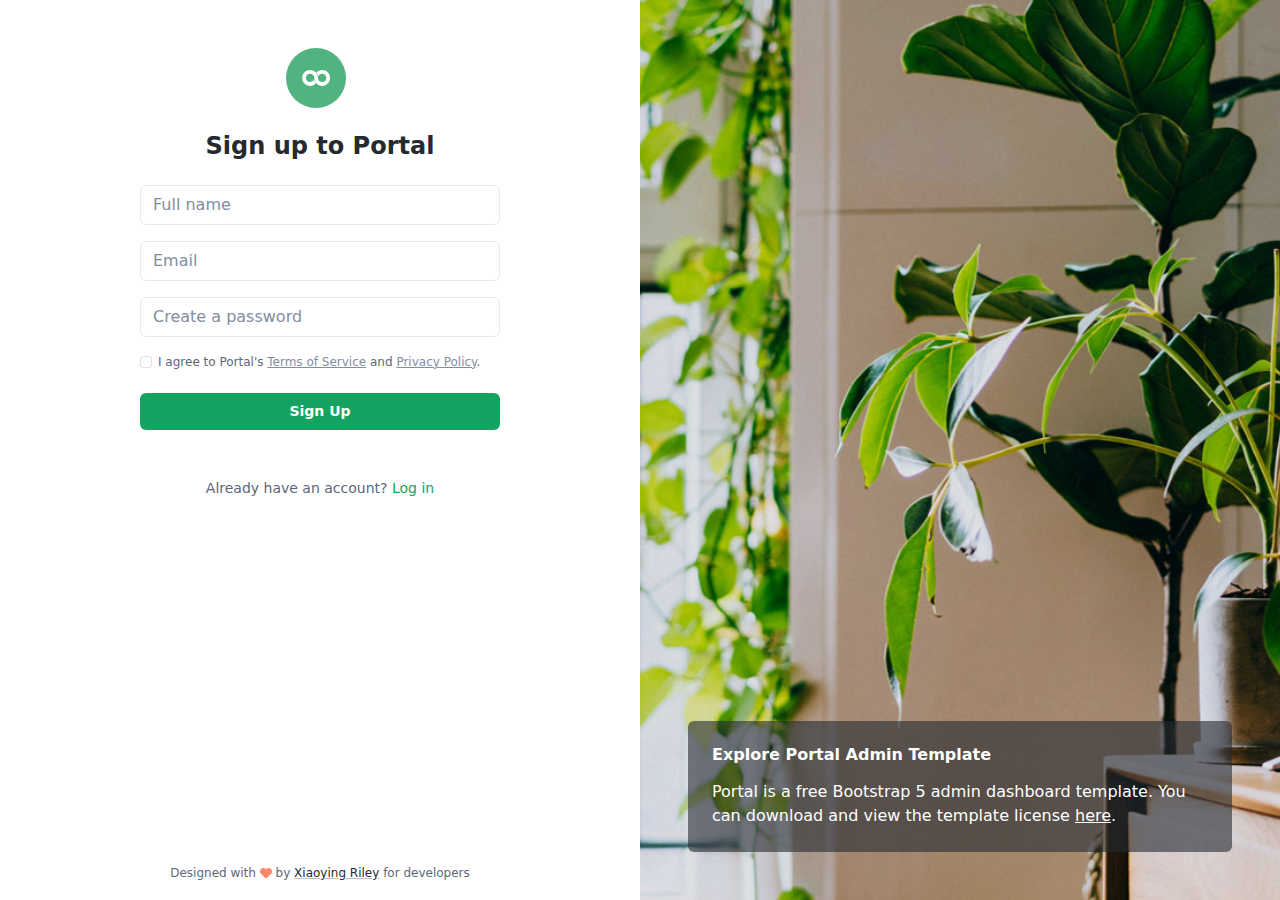
<file: signup.html>
<!DOCTYPE html>
<html lang="en"> 
<head>
    <title>Portal - Bootstrap 5 Admin Dashboard Template For Developers</title>
    
    <!-- Meta -->
    <meta charset="utf-8">
    <meta http-equiv="X-UA-Compatible" content="IE=edge">
    <meta name="viewport" content="width=device-width, initial-scale=1.0">
    
    <meta name="description" content="Portal - Bootstrap 5 Admin Dashboard Template For Developers">
    <meta name="author" content="Xiaoying Riley at 3rd Wave Media">    
    <link rel="shortcut icon" href="favicon.ico"> 
    
    <!-- FontAwesome JS-->
    <script defer src="assets/plugins/fontawesome/js/all.min.js"></script>
    
    <!-- App CSS -->  
    <link id="theme-style" rel="stylesheet" href="assets/css/portal.css">

</head> 

<body class="app app-signup p-0">    	
    <div class="row g-0 app-auth-wrapper">
	    <div class="col-12 col-md-7 col-lg-6 auth-main-col text-center p-5">
		    <div class="d-flex flex-column align-content-end">
			    <div class="app-auth-body mx-auto">	
				    <div class="app-auth-branding mb-4"><a class="app-logo" href="index.html"><img class="logo-icon me-2" src="assets/images/app-logo.svg" alt="logo"></a></div>
					<h2 class="auth-heading text-center mb-4">Sign up to Portal</h2>					
	
					<div class="auth-form-container text-start mx-auto">
						<form class="auth-form auth-signup-form">         
							<div class="email mb-3">
								<label class="sr-only" for="signup-email">Your Name</label>
								<input id="signup-name" name="signup-name" type="text" class="form-control signup-name" placeholder="Full name" required="required">
							</div>
							<div class="email mb-3">
								<label class="sr-only" for="signup-email">Your Email</label>
								<input id="signup-email" name="signup-email" type="email" class="form-control signup-email" placeholder="Email" required="required">
							</div>
							<div class="password mb-3">
								<label class="sr-only" for="signup-password">Password</label>
								<input id="signup-password" name="signup-password" type="password" class="form-control signup-password" placeholder="Create a password" required="required">
							</div>
							<div class="extra mb-3">
								<div class="form-check">
									<input class="form-check-input" type="checkbox" value="" id="RememberPassword">
									<label class="form-check-label" for="RememberPassword">
									I agree to Portal's <a href="#" class="app-link">Terms of Service</a> and <a href="#" class="app-link">Privacy Policy</a>.
									</label>
								</div>
							</div><!--//extra-->
							
							<div class="text-center">
								<button type="submit" class="btn app-btn-primary w-100 theme-btn mx-auto">Sign Up</button>
							</div>
						</form><!--//auth-form-->
						
						<div class="auth-option text-center pt-5">Already have an account? <a class="text-link" href="login.html" >Log in</a></div>
					</div><!--//auth-form-container-->	
					
					
				    
			    </div><!--//auth-body-->
		    
			    <footer class="app-auth-footer">
				    <div class="container text-center py-3">
				         <!--/* This template is free as long as you keep the footer attribution link. If you'd like to use the template without the attribution link, you can buy the commercial license via our website: themes.3rdwavemedia.com Thank you for your support. :) */-->
			        <small class="copyright">Designed with <span class="sr-only">love</span><i class="fas fa-heart" style="color: #fb866a;"></i> by <a class="app-link" href="http://themes.3rdwavemedia.com" target="_blank">Xiaoying Riley</a> for developers</small>
				       
				    </div>
			    </footer><!--//app-auth-footer-->	
		    </div><!--//flex-column-->   
	    </div><!--//auth-main-col-->
	    <div class="col-12 col-md-5 col-lg-6 h-100 auth-background-col">
		    <div class="auth-background-holder">			    
		    </div>
		    <div class="auth-background-mask"></div>
		    <div class="auth-background-overlay p-3 p-lg-5">
			    <div class="d-flex flex-column align-content-end h-100">
				    <div class="h-100"></div>
				    <div class="overlay-content p-3 p-lg-4 rounded">
					    <h5 class="mb-3 overlay-title">Explore Portal Admin Template</h5>
					    <div>Portal is a free Bootstrap 5 admin dashboard template. You can download and view the template license <a href="https://themes.3rdwavemedia.com/bootstrap-templates/admin-dashboard/portal-free-bootstrap-admin-dashboard-template-for-developers/">here</a>.</div>
				    </div>
				</div>
		    </div><!--//auth-background-overlay-->
	    </div><!--//auth-background-col-->
    
    </div><!--//row-->


</body>
</html>
</file>
